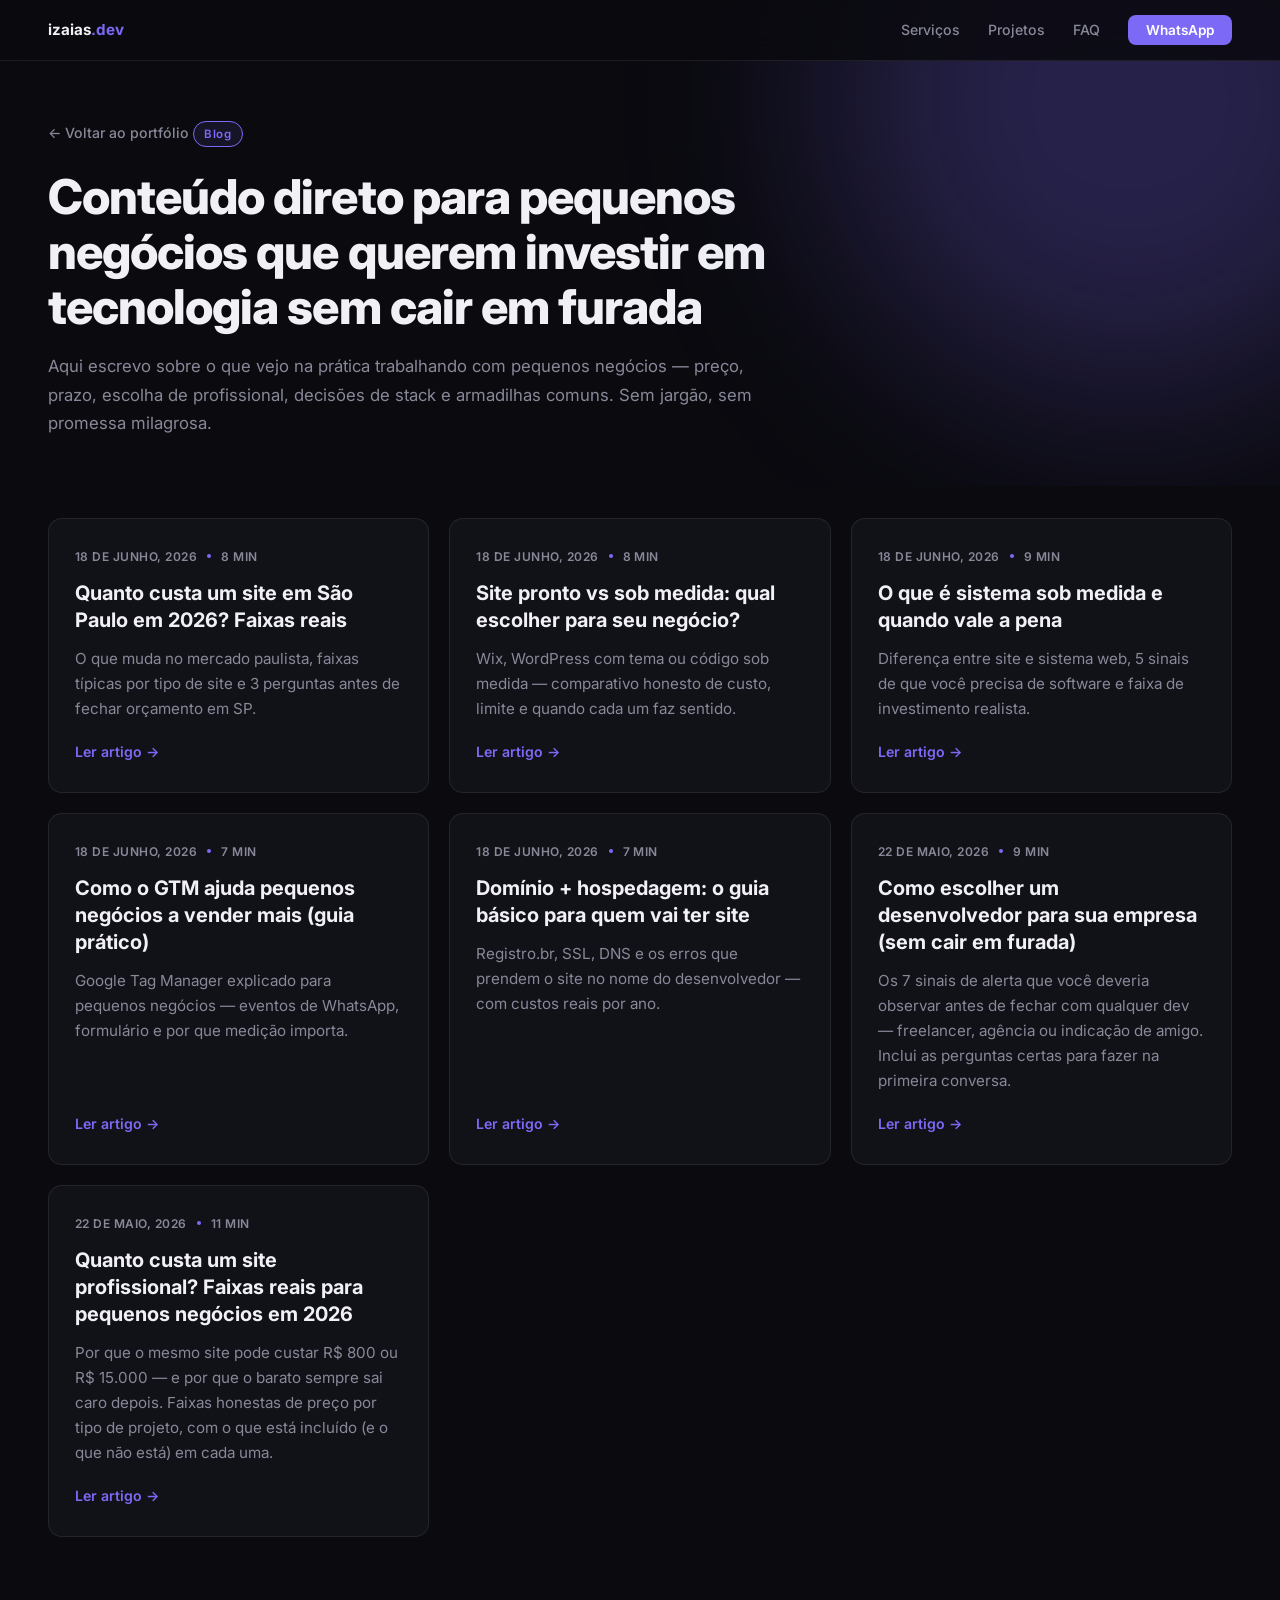
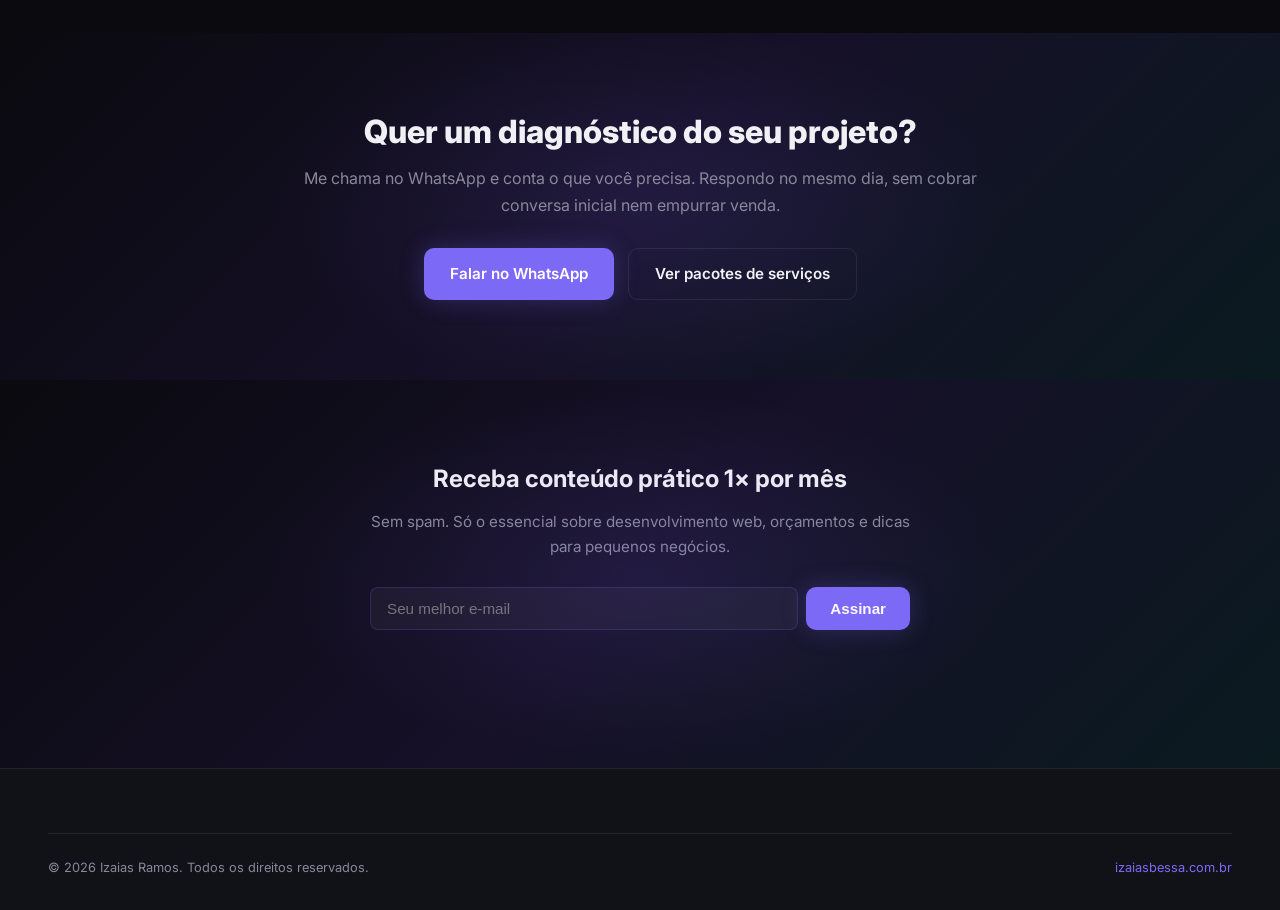
<file: blog/index.html>
<!DOCTYPE html>
<html lang="pt-BR">
<head>
  <meta charset="UTF-8" />
  <meta name="viewport" content="width=device-width, initial-scale=1.0" />
  <title>Blog — Izaias Ramos | Sites e Sistemas Web para Pequenos Negócios</title>
  <meta name="description" content="Conteúdo direto para empresários e gestores que querem investir em site, sistema ou automação sem cair em furada. Sem jargão, sem promessa milagrosa." />
  <meta name="robots" content="index, follow" />
  <meta name="author" content="Izaias Ramos" />
  <link rel="canonical" href="https://www.izaiasbessa.com.br/blog/" />
  <link rel="icon" type="image/svg+xml" href="../assets/favicon.svg" />
  <link rel="shortcut icon" href="../assets/favicon.svg" />
  <link rel="apple-touch-icon" href="../assets/favicon.svg" />
  <meta name="theme-color" content="#0a0a0f" />

  <!-- Open Graph -->
  <meta property="og:locale" content="pt_BR" />
  <meta property="og:type" content="website" />
  <meta property="og:title" content="Blog — Izaias Ramos | Sites e Sistemas Web para Pequenos Negócios" />
  <meta property="og:description" content="Conteúdo direto para empresários e gestores que querem investir em site, sistema ou automação sem cair em furada." />
  <meta property="og:url" content="https://www.izaiasbessa.com.br/blog/" />
  <meta property="og:site_name" content="Izaias Ramos Dev" />
  <meta property="og:image" content="https://github.com/izaiasramos.png" />

  <!-- Twitter Card -->
  <meta name="twitter:card" content="summary_large_image" />
  <meta name="twitter:title" content="Blog — Izaias Ramos" />
  <meta name="twitter:description" content="Conteúdo direto para pequenos negócios sobre sites, sistemas web e automações." />
  <meta name="twitter:image" content="https://github.com/izaiasramos.png" />

  <!-- Schema.org Blog -->
  <script type="application/ld+json">
  {
    "@context": "https://schema.org",
    "@type": "Blog",
    "name": "Blog Izaias Ramos",
    "description": "Conteúdo prático sobre sites, sistemas web e automações para pequenos negócios.",
    "url": "https://www.izaiasbessa.com.br/blog/",
    "author": {
      "@type": "Person",
      "name": "Izaias Ramos",
      "url": "https://www.izaiasbessa.com.br/"
    },
    "blogPost": [
      {
        "@type": "BlogPosting",
        "headline": "Quanto custa um site em São Paulo em 2026? Faixas reais",
        "url": "https://www.izaiasbessa.com.br/blog/quanto-custa-site-sao-paulo-2026/",
        "datePublished": "2026-06-18T09:00:00-03:00",
        "author": {
          "@type": "Person",
          "name": "Izaias Ramos",
          "url": "https://www.izaiasbessa.com.br/"
        },
        "image": "https://github.com/izaiasramos.png"
      },
      {
        "@type": "BlogPosting",
        "headline": "Site pronto vs sob medida: qual escolher para seu negócio?",
        "url": "https://www.izaiasbessa.com.br/blog/site-pronto-vs-sob-medida-pme/",
        "datePublished": "2026-06-18T09:00:00-03:00",
        "author": {
          "@type": "Person",
          "name": "Izaias Ramos",
          "url": "https://www.izaiasbessa.com.br/"
        },
        "image": "https://github.com/izaiasramos.png"
      },
      {
        "@type": "BlogPosting",
        "headline": "O que é sistema sob medida e quando vale a pena",
        "url": "https://www.izaiasbessa.com.br/blog/sistema-sob-medida-quando-vale-pena/",
        "datePublished": "2026-06-18T09:00:00-03:00",
        "author": {
          "@type": "Person",
          "name": "Izaias Ramos",
          "url": "https://www.izaiasbessa.com.br/"
        },
        "image": "https://github.com/izaiasramos.png"
      },
      {
        "@type": "BlogPosting",
        "headline": "Como o GTM ajuda pequenos negócios a vender mais",
        "url": "https://www.izaiasbessa.com.br/blog/gtm-google-tag-manager-pme/",
        "datePublished": "2026-06-18T09:00:00-03:00",
        "author": {
          "@type": "Person",
          "name": "Izaias Ramos",
          "url": "https://www.izaiasbessa.com.br/"
        },
        "image": "https://github.com/izaiasramos.png"
      },
      {
        "@type": "BlogPosting",
        "headline": "Domínio + hospedagem: guia básico para quem vai ter site",
        "url": "https://www.izaiasbessa.com.br/blog/dominio-hospedagem-guia-pme/",
        "datePublished": "2026-06-18T09:00:00-03:00",
        "author": {
          "@type": "Person",
          "name": "Izaias Ramos",
          "url": "https://www.izaiasbessa.com.br/"
        },
        "image": "https://github.com/izaiasramos.png"
      },
      {
        "@type": "BlogPosting",
        "headline": "Como escolher um desenvolvedor para sua empresa (sem cair em furada)",
        "url": "https://www.izaiasbessa.com.br/blog/como-escolher-desenvolvedor-pme/",
        "datePublished": "2026-05-22T09:00:00-03:00",
        "author": {
          "@type": "Person",
          "name": "Izaias Ramos",
          "url": "https://www.izaiasbessa.com.br/"
        },
        "image": "https://github.com/izaiasramos.png"
      },
      {
        "@type": "BlogPosting",
        "headline": "Quanto custa um site profissional? Faixas reais para pequenos negócios em 2026",
        "url": "https://www.izaiasbessa.com.br/blog/site-profissional-quanto-custa/",
        "datePublished": "2026-05-22T09:00:00-03:00",
        "author": {
          "@type": "Person",
          "name": "Izaias Ramos",
          "url": "https://www.izaiasbessa.com.br/"
        },
        "image": "https://github.com/izaiasramos.png"
      }
    ]
  }
  </script>

  <!-- Fonts: non-blocking -->
  <link rel="preconnect" href="https://fonts.googleapis.com" />
  <link rel="preconnect" href="https://fonts.gstatic.com" crossorigin />
  <link rel="dns-prefetch" href="https://www.googletagmanager.com" />
  <link rel="preload" as="style" href="https://fonts.googleapis.com/css2?family=Inter:wght@400;500;600;700;800&family=Fira+Code:wght@400;500&display=swap" onload="this.onload=null;this.rel='stylesheet'" />
  <noscript><link rel="stylesheet" href="https://fonts.googleapis.com/css2?family=Inter:wght@400;500;600;700;800&family=Fira+Code:wght@400;500&display=swap" /></noscript>

  <link rel="stylesheet" href="../assets/css/main.css" />
  <link rel="stylesheet" href="blog.css" />
</head>
<body>

<!-- NAV -->
<nav>
  <div class="container nav-inner">
    <a href="../" class="nav-logo">izaias<span>.dev</span></a>
    <ul class="nav-links">
      <li><a href="../#services" data-section="blog-nav" data-button="Servicos">Serviços</a></li>
      <li><a href="../#projects" data-section="blog-nav" data-button="Projetos">Projetos</a></li>
      <li><a href="../#faq" data-section="blog-nav" data-button="FAQ">FAQ</a></li>
      <li><a href="https://wa.me/5511998110569" target="_blank" rel="noopener" data-wa-intent="blog"
             class="nav-cta" data-section="blog-nav" data-button="WhatsApp Topo">WhatsApp</a></li>
    </ul>
  </div>
</nav>

<!-- HERO -->
<section class="blog-hero">
  <div class="container">
    <a href="../" class="blog-back" data-section="blog-hero" data-button="Voltar Home">← Voltar ao portfólio</a>
    <p class="tag accent" style="margin-bottom:12px">Blog</p>
    <h1>Conteúdo direto para pequenos negócios que querem investir em tecnologia sem cair em furada</h1>
    <p class="blog-hero-sub">
      Aqui escrevo sobre o que vejo na prática trabalhando com pequenos negócios — preço, prazo, escolha de profissional, decisões de stack e armadilhas comuns. Sem jargão, sem promessa milagrosa.
    </p>
  </div>
</section>

<!-- LIST -->
<section class="blog-list">
  <div class="container">
    <div class="blog-list-grid">

      <a href="quanto-custa-site-sao-paulo-2026/" class="blog-card" data-section="blog-list" data-button="Post SP 2026">
        <div class="blog-card-meta">
          <span>18 de junho, 2026</span>
          <span class="dot"></span>
          <span>8 min</span>
        </div>
        <h2>Quanto custa um site em São Paulo em 2026? Faixas reais</h2>
        <p>
          O que muda no mercado paulista, faixas típicas por tipo de site e 3 perguntas antes de fechar orçamento em SP.
        </p>
        <span class="blog-card-cta">Ler artigo →</span>
      </a>

      <a href="site-pronto-vs-sob-medida-pme/" class="blog-card" data-section="blog-list" data-button="Post Pronto vs Medida">
        <div class="blog-card-meta">
          <span>18 de junho, 2026</span>
          <span class="dot"></span>
          <span>8 min</span>
        </div>
        <h2>Site pronto vs sob medida: qual escolher para seu negócio?</h2>
        <p>
          Wix, WordPress com tema ou código sob medida — comparativo honesto de custo, limite e quando cada um faz sentido.
        </p>
        <span class="blog-card-cta">Ler artigo →</span>
      </a>

      <a href="sistema-sob-medida-quando-vale-pena/" class="blog-card" data-section="blog-list" data-button="Post Sistema Sob Medida">
        <div class="blog-card-meta">
          <span>18 de junho, 2026</span>
          <span class="dot"></span>
          <span>9 min</span>
        </div>
        <h2>O que é sistema sob medida e quando vale a pena</h2>
        <p>
          Diferença entre site e sistema web, 5 sinais de que você precisa de software e faixa de investimento realista.
        </p>
        <span class="blog-card-cta">Ler artigo →</span>
      </a>

      <a href="gtm-google-tag-manager-pme/" class="blog-card" data-section="blog-list" data-button="Post GTM Guia">
        <div class="blog-card-meta">
          <span>18 de junho, 2026</span>
          <span class="dot"></span>
          <span>7 min</span>
        </div>
        <h2>Como o GTM ajuda pequenos negócios a vender mais (guia prático)</h2>
        <p>
          Google Tag Manager explicado para pequenos negócios — eventos de WhatsApp, formulário e por que medição importa.
        </p>
        <span class="blog-card-cta">Ler artigo →</span>
      </a>

      <a href="dominio-hospedagem-guia-pme/" class="blog-card" data-section="blog-list" data-button="Post Dominio Hospedagem">
        <div class="blog-card-meta">
          <span>18 de junho, 2026</span>
          <span class="dot"></span>
          <span>7 min</span>
        </div>
        <h2>Domínio + hospedagem: o guia básico para quem vai ter site</h2>
        <p>
          Registro.br, SSL, DNS e os erros que prendem o site no nome do desenvolvedor — com custos reais por ano.
        </p>
        <span class="blog-card-cta">Ler artigo →</span>
      </a>

      <a href="como-escolher-desenvolvedor-pme/" class="blog-card" data-section="blog-list" data-button="Post Escolher Desenvolvedor">
        <div class="blog-card-meta">
          <span>22 de maio, 2026</span>
          <span class="dot"></span>
          <span>9 min</span>
        </div>
        <h2>Como escolher um desenvolvedor para sua empresa (sem cair em furada)</h2>
        <p>
          Os 7 sinais de alerta que você deveria observar antes de fechar com qualquer dev — freelancer, agência ou indicação de amigo. Inclui as perguntas certas para fazer na primeira conversa.
        </p>
        <span class="blog-card-cta">Ler artigo →</span>
      </a>

      <a href="site-profissional-quanto-custa/" class="blog-card" data-section="blog-list" data-button="Post Quanto Custa Site">
        <div class="blog-card-meta">
          <span>22 de maio, 2026</span>
          <span class="dot"></span>
          <span>11 min</span>
        </div>
        <h2>Quanto custa um site profissional? Faixas reais para pequenos negócios em 2026</h2>
        <p>
          Por que o mesmo site pode custar R$ 800 ou R$ 15.000 — e por que o barato sempre sai caro depois. Faixas honestas de preço por tipo de projeto, com o que está incluído (e o que não está) em cada uma.
        </p>
        <span class="blog-card-cta">Ler artigo →</span>
      </a>

    </div>
  </div>
</section>

<!-- CTA -->
<section class="blog-cta">
  <div class="container">
    <div class="blog-cta-inner">
      <h2>Quer um diagnóstico do seu projeto?</h2>
      <p>Me chama no WhatsApp e conta o que você precisa. Respondo no mesmo dia, sem cobrar conversa inicial nem empurrar venda.</p>
      <div class="blog-cta-actions">
        <a href="https://wa.me/5511998110569" target="_blank" rel="noopener" data-wa-intent="blog"
           class="btn btn-primary"
           data-section="blog-cta-final" data-button="WhatsApp Final">
          Falar no WhatsApp
        </a>
        <a href="../#services" class="btn btn-ghost" data-section="blog-cta-final" data-button="Ver Servicos">
          Ver pacotes de serviços
        </a>
      </div>
    </div>
  </div>
</section>

<!-- Newsletter -->
<section class="blog-cta">
  <div class="container">
    <div class="newsletter-inner">
      <h3>Receba conteúdo prático 1× por mês</h3>
      <p>Sem spam. Só o essencial sobre desenvolvimento web, orçamentos e dicas para pequenos negócios.</p>
      <form class="newsletter-form">
        <input type="text" name="website" style="display:none" tabindex="-1" autocomplete="off" />
        <input type="email" placeholder="Seu melhor e-mail" required />
        <button type="submit" class="btn btn-primary" data-section="blog-index-newsletter" data-button="Assinar Newsletter">
          Assinar
        </button>
      </form>
      <p class="newsletter-status"></p>
    </div>
  </div>
</section>

<!-- FOOTER -->
<footer>
  <div class="container">
    <div class="footer-bottom">
      <span>© 2026 Izaias Ramos. Todos os direitos reservados.</span>
      <a href="../">izaiasbessa.com.br</a>
    </div>
  </div>
</footer>

<!-- Google Tag Manager -->
<script>(function (w, d, s, l, i) {
    w[l] = w[l] || []; w[l].push({
      'gtm.start':
        new Date().getTime(), event: 'gtm.js'
    }); var f = d.getElementsByTagName(s)[0],
      j = d.createElement(s), dl = l != 'dataLayer' ? '&l=' + l : ''; j.async = true; j.src =
        'https://www.googletagmanager.com/gtm.js?id=' + i + dl; f.parentNode.insertBefore(j, f);
  })(window, document, 'script', 'dataLayer', 'GTM-M8SWJWWD');</script>
<!-- End Google Tag Manager -->

<!-- Google Tag Manager (noscript) -->
<noscript><iframe src="https://www.googletagmanager.com/ns.html?id=GTM-M8SWJWWD" height="0" width="0" style="display:none;visibility:hidden"></iframe></noscript>
<!-- End Google Tag Manager (noscript) -->

<script src="../assets/js/main.js" defer></script>
</body>
</html>
</file>
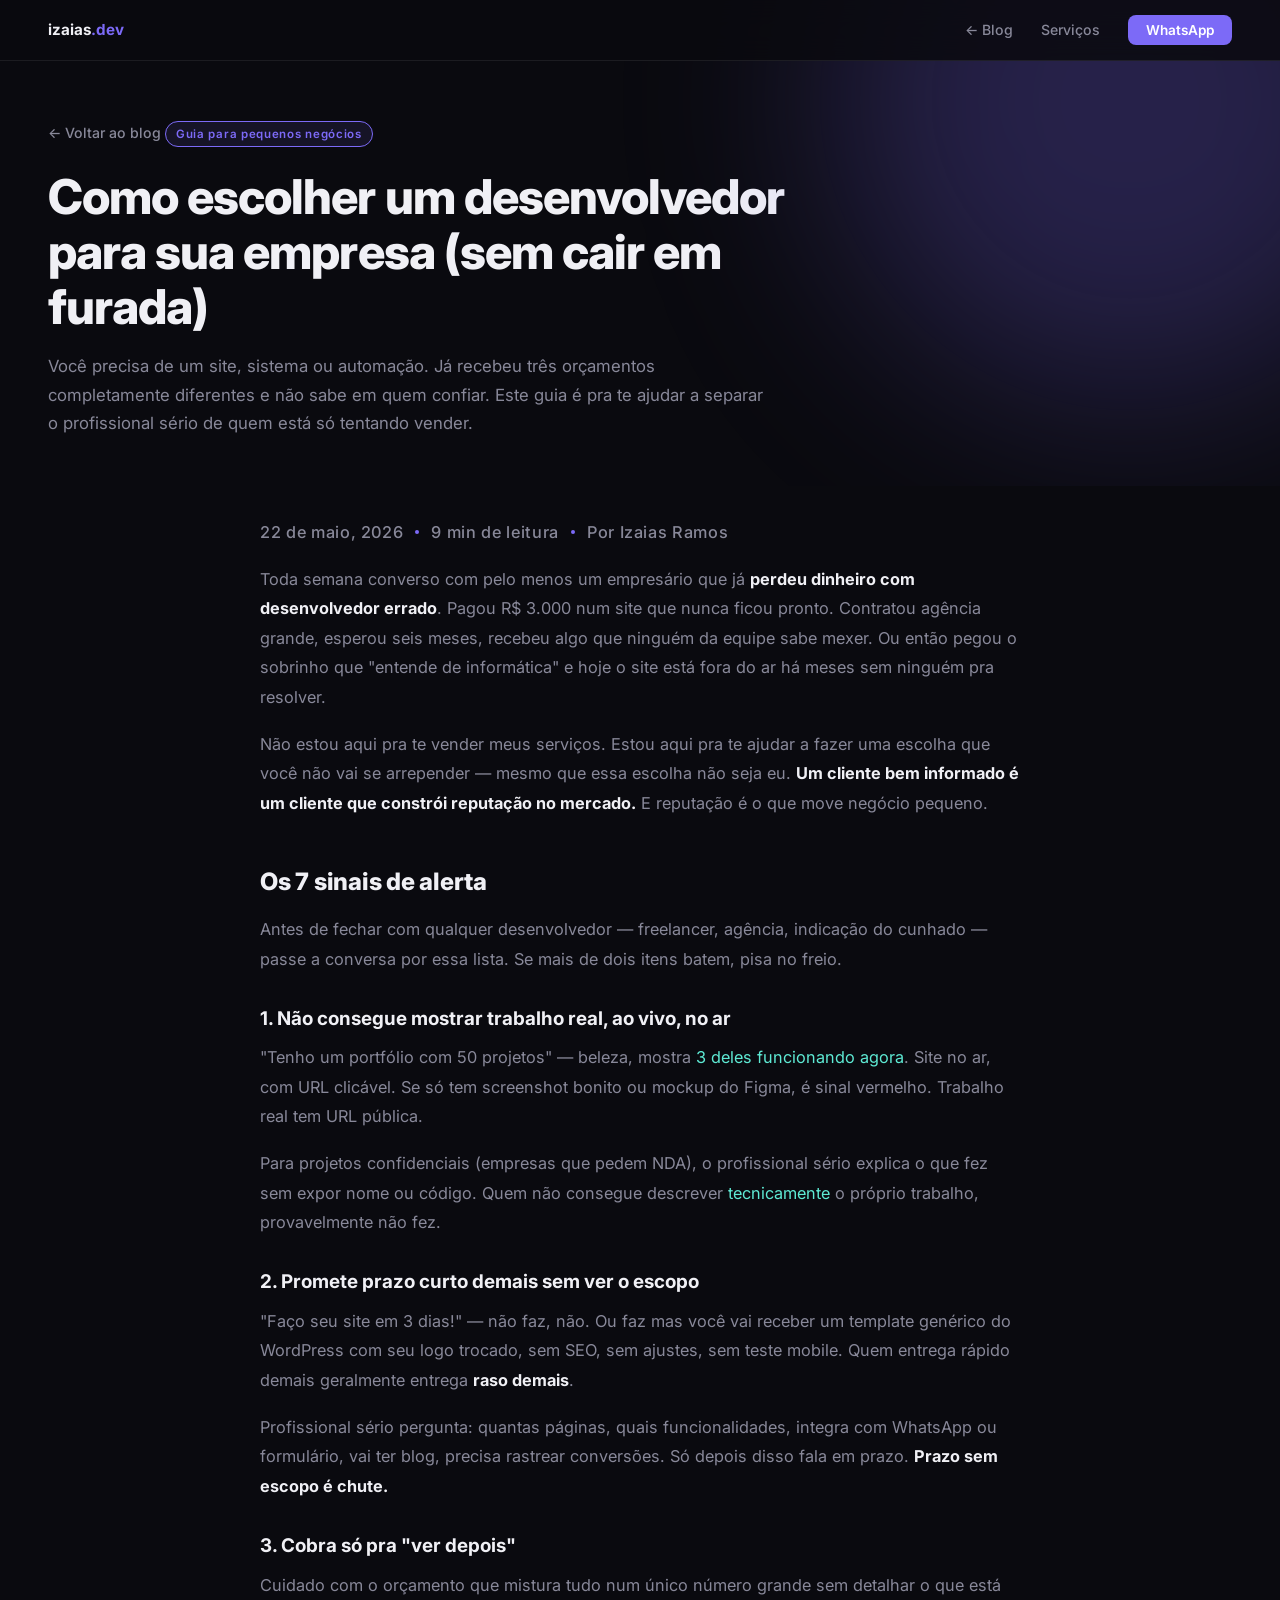
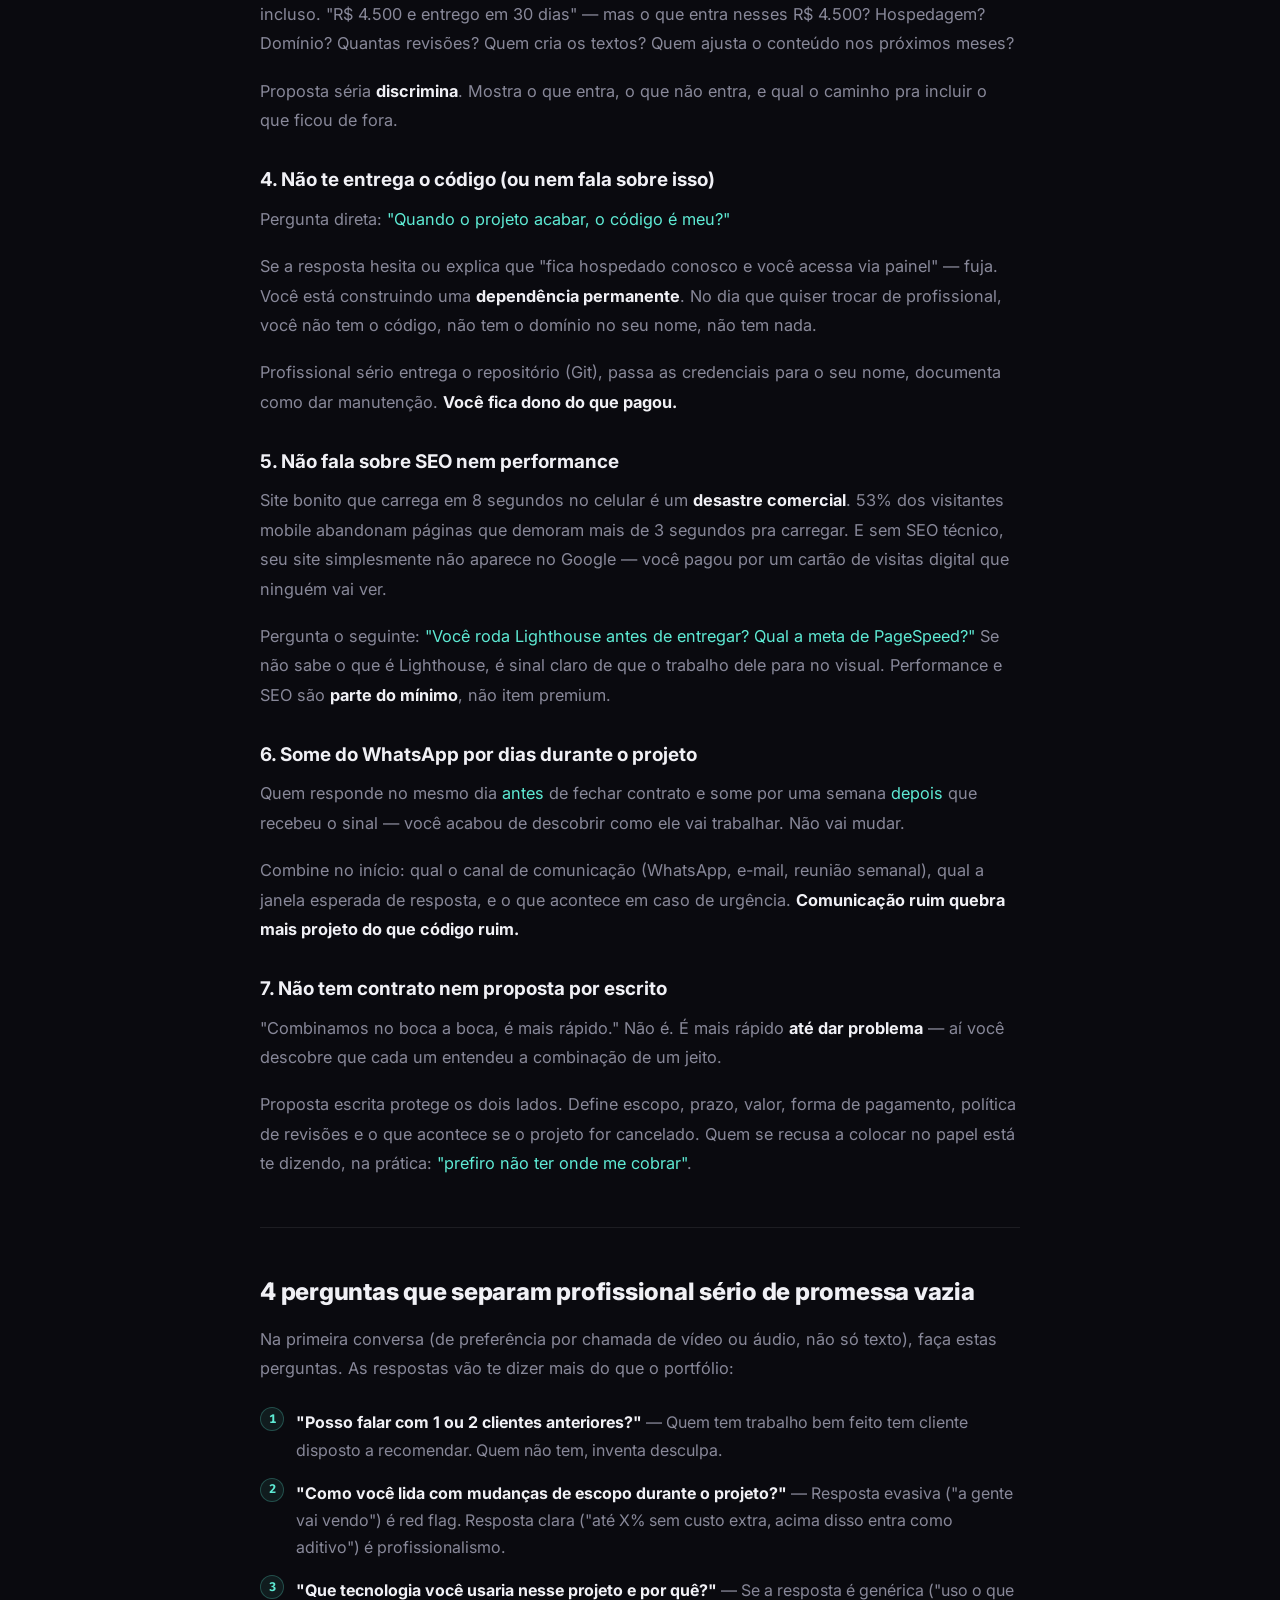
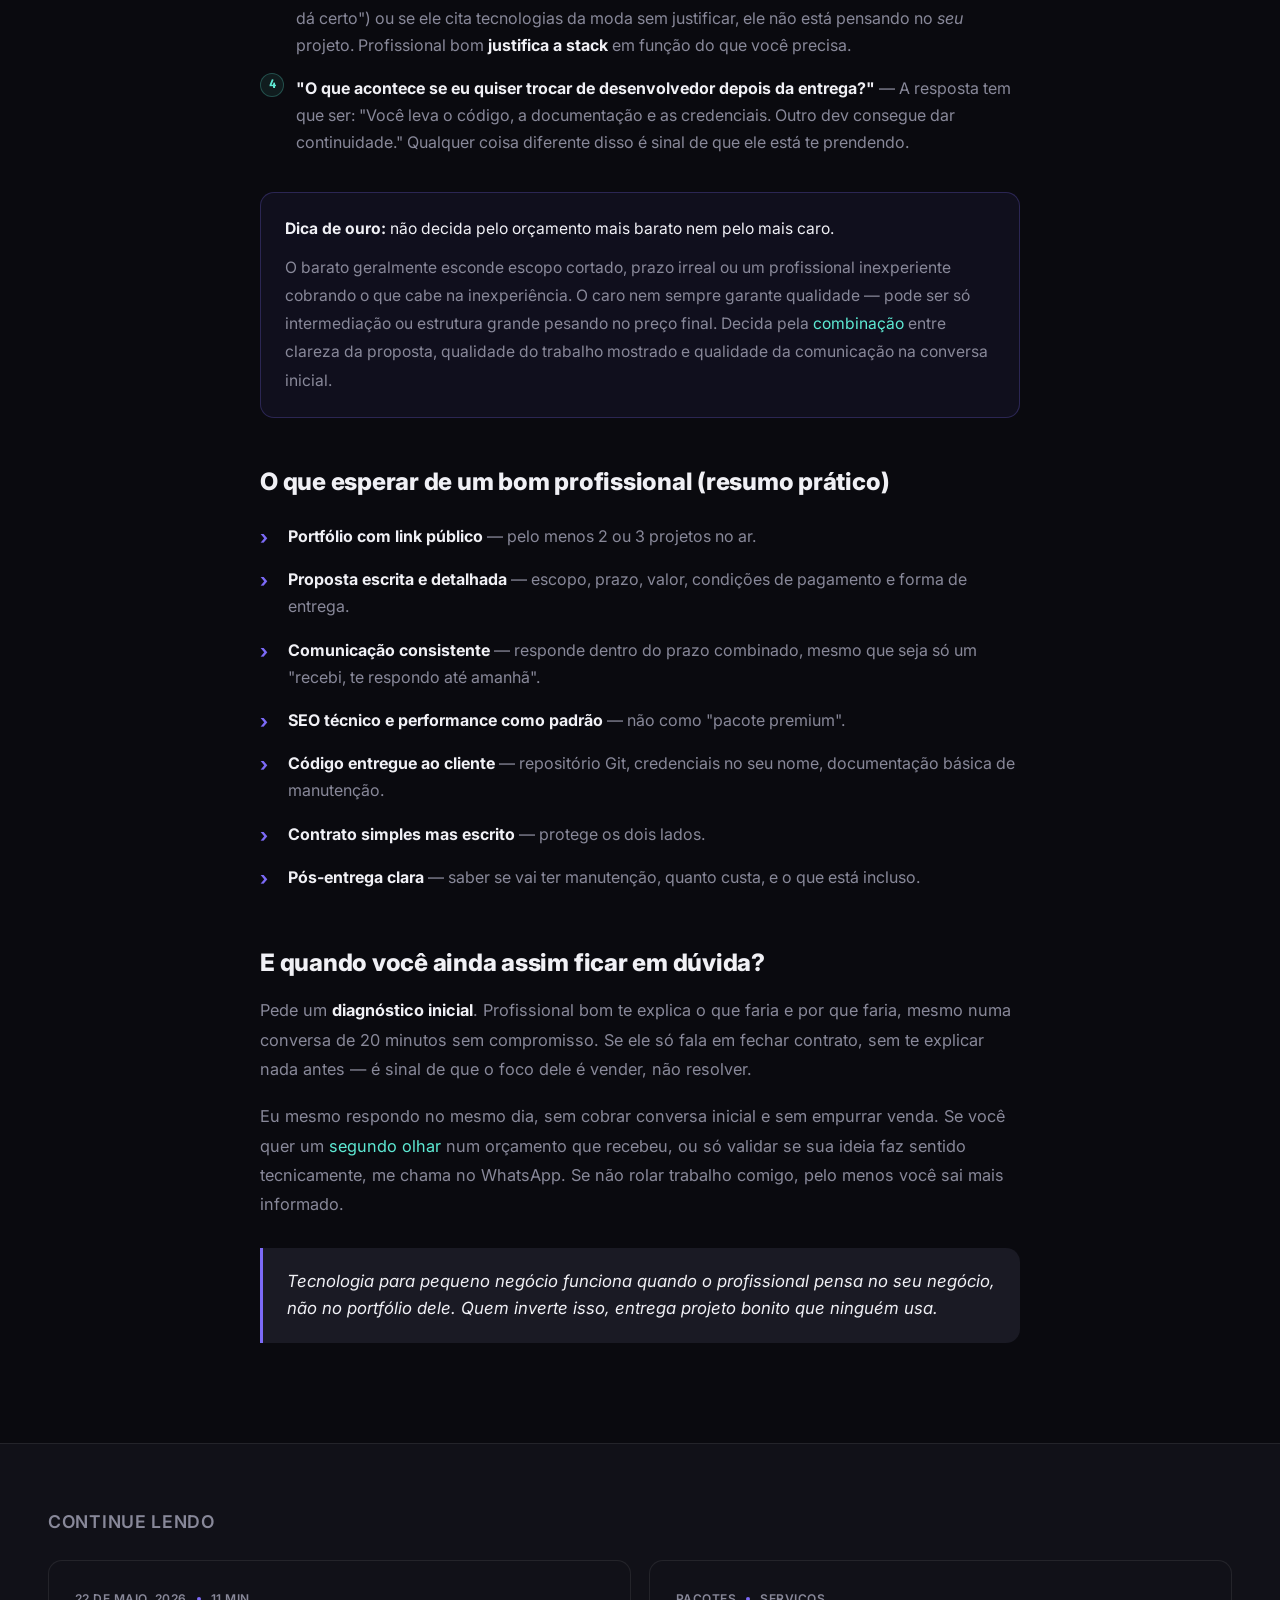
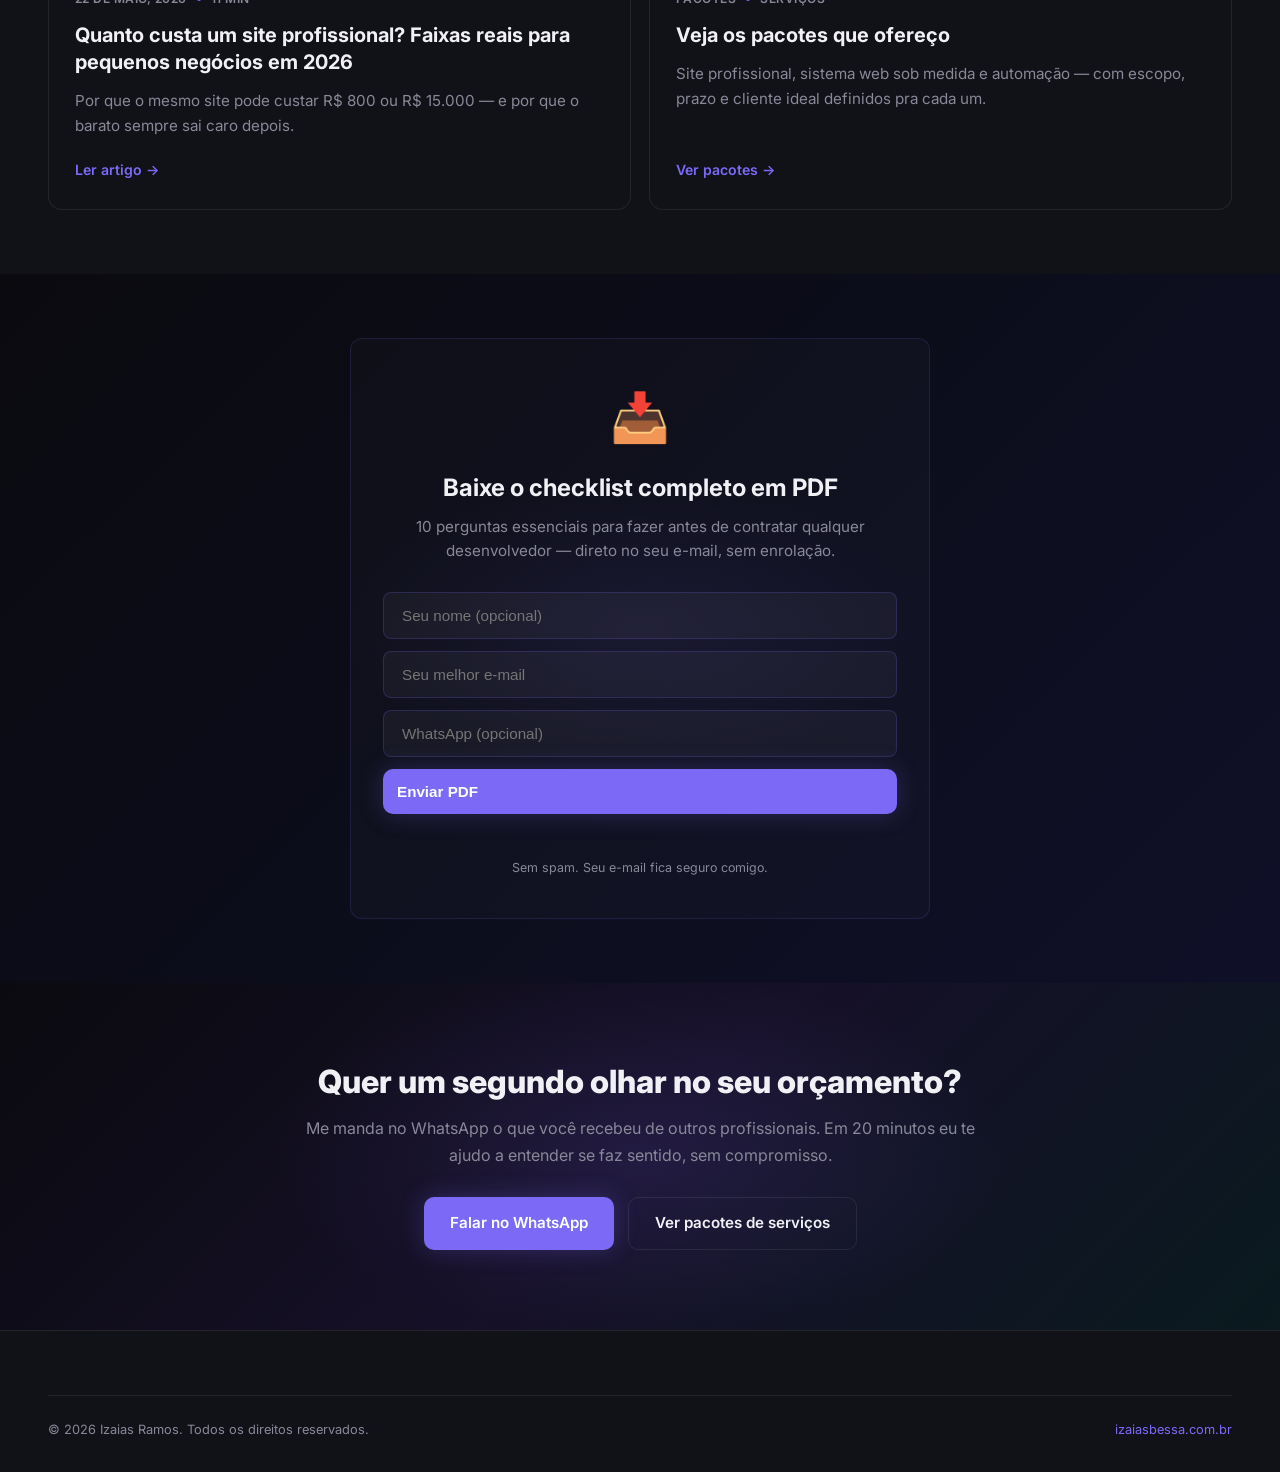
<file: blog/como-escolher-desenvolvedor-pme/index.html>
<!DOCTYPE html>
<html lang="pt-BR">
<head>
  <meta charset="UTF-8" />
  <meta name="viewport" content="width=device-width, initial-scale=1.0" />
  <title>Como escolher um desenvolvedor para sua empresa (sem cair em furada) | Izaias Ramos</title>
  <meta name="description" content="Os 7 sinais de alerta que você deveria observar antes de fechar com qualquer dev — freelancer, agência ou indicação. Perguntas certas para fazer na primeira conversa." />
  <meta name="robots" content="index, follow" />
  <meta name="author" content="Izaias Ramos" />
  <link rel="canonical" href="https://www.izaiasbessa.com.br/blog/como-escolher-desenvolvedor-pme/" />
  <link rel="icon" type="image/svg+xml" href="../../assets/favicon.svg" />
  <link rel="shortcut icon" href="../../assets/favicon.svg" />
  <link rel="apple-touch-icon" href="../../assets/favicon.svg" />
  <meta name="theme-color" content="#0a0a0f" />

  <!-- Open Graph -->
  <meta property="og:locale" content="pt_BR" />
  <meta property="og:type" content="article" />
  <meta property="og:title" content="Como escolher um desenvolvedor para sua empresa (sem cair em furada)" />
  <meta property="og:description" content="Os 7 sinais de alerta antes de fechar com qualquer dev. Perguntas certas para a primeira conversa." />
  <meta property="og:url" content="https://www.izaiasbessa.com.br/blog/como-escolher-desenvolvedor-pme/" />
  <meta property="og:site_name" content="Izaias Ramos Dev" />
  <meta property="og:image" content="https://github.com/izaiasramos.png" />

  <!-- Twitter Card -->
  <meta name="twitter:card" content="summary_large_image" />
  <meta name="twitter:title" content="Como escolher um desenvolvedor para sua empresa" />
  <meta name="twitter:description" content="Os 7 sinais de alerta antes de fechar com qualquer dev." />
  <meta name="twitter:image" content="https://github.com/izaiasramos.png" />

  <!-- Schema.org Article -->
  <script type="application/ld+json">
  {
    "@context": "https://schema.org",
    "@type": "BlogPosting",
    "headline": "Como escolher um desenvolvedor para sua empresa (sem cair em furada)",
    "description": "Os 7 sinais de alerta que você deveria observar antes de fechar com qualquer dev — freelancer, agência ou indicação. Perguntas certas para fazer na primeira conversa.",
    "url": "https://www.izaiasbessa.com.br/blog/como-escolher-desenvolvedor-pme/",
    "datePublished": "2026-05-22",
    "dateModified": "2026-05-22",
    "inLanguage": "pt-BR",
    "author": {
      "@type": "Person",
      "name": "Izaias Ramos",
      "url": "https://www.izaiasbessa.com.br/"
    },
    "publisher": {
      "@type": "Person",
      "name": "Izaias Ramos",
      "url": "https://www.izaiasbessa.com.br/"
    },
    "mainEntityOfPage": {
      "@type": "WebPage",
      "@id": "https://www.izaiasbessa.com.br/blog/como-escolher-desenvolvedor-pme/"
    },
    "image": "https://github.com/izaiasramos.png"
  }
  </script>

  <link rel="preconnect" href="https://fonts.googleapis.com" />
  <link rel="preconnect" href="https://fonts.gstatic.com" crossorigin />
  <link rel="dns-prefetch" href="https://www.googletagmanager.com" />
  <link rel="preload" as="style" href="https://fonts.googleapis.com/css2?family=Inter:wght@400;500;600;700;800&family=Fira+Code:wght@400;500&display=swap" onload="this.onload=null;this.rel='stylesheet'" />
  <noscript><link rel="stylesheet" href="https://fonts.googleapis.com/css2?family=Inter:wght@400;500;600;700;800&family=Fira+Code:wght@400;500&display=swap" /></noscript>

  <link rel="stylesheet" href="../../assets/css/main.css" />
  <link rel="stylesheet" href="../blog.css" />
</head>
<body>

<!-- NAV -->
<nav>
  <div class="container nav-inner">
    <a href="../../" class="nav-logo">izaias<span>.dev</span></a>
    <ul class="nav-links">
      <li><a href="../" data-section="post-escolher-dev-nav" data-button="Voltar Blog">← Blog</a></li>
      <li><a href="../../#services" data-section="post-escolher-dev-nav" data-button="Servicos">Serviços</a></li>
      <li><a href="https://wa.me/5511998110569" target="_blank" rel="noopener" data-wa-intent="blog-dev"
             class="nav-cta" data-section="post-escolher-dev-nav" data-button="WhatsApp Topo">WhatsApp</a></li>
    </ul>
  </div>
</nav>

<!-- HERO -->
<section class="blog-hero">
  <div class="container">
    <a href="../" class="blog-back" data-section="post-escolher-dev-hero" data-button="Voltar Blog">← Voltar ao blog</a>
    <p class="tag accent" style="margin-bottom:12px">Guia para pequenos negócios</p>
    <h1>Como escolher um desenvolvedor para sua empresa (sem cair em furada)</h1>
    <p class="blog-hero-sub">
      Você precisa de um site, sistema ou automação. Já recebeu três orçamentos completamente diferentes e não sabe em quem confiar. Este guia é pra te ajudar a separar o profissional sério de quem está só tentando vender.
    </p>
  </div>
</section>

<!-- POST -->
<section class="blog-post">
  <div class="container">
    <div class="blog-post-body">

      <p class="blog-post-meta">
        <span>22 de maio, 2026</span>
        <span class="dot"></span>
        <span>9 min de leitura</span>
        <span class="dot"></span>
        <span>Por Izaias Ramos</span>
      </p>

      <p>
        Toda semana converso com pelo menos um empresário que já <strong>perdeu dinheiro com desenvolvedor errado</strong>. Pagou R$ 3.000 num site que nunca ficou pronto. Contratou agência grande, esperou seis meses, recebeu algo que ninguém da equipe sabe mexer. Ou então pegou o sobrinho que "entende de informática" e hoje o site está fora do ar há meses sem ninguém pra resolver.
      </p>

      <p>
        Não estou aqui pra te vender meus serviços. Estou aqui pra te ajudar a fazer uma escolha que você não vai se arrepender — mesmo que essa escolha não seja eu. <strong>Um cliente bem informado é um cliente que constrói reputação no mercado.</strong> E reputação é o que move negócio pequeno.
      </p>

      <h2>Os 7 sinais de alerta</h2>

      <p>
        Antes de fechar com qualquer desenvolvedor — freelancer, agência, indicação do cunhado — passe a conversa por essa lista. Se mais de dois itens batem, pisa no freio.
      </p>

      <h3>1. Não consegue mostrar trabalho real, ao vivo, no ar</h3>
      <p>
        "Tenho um portfólio com 50 projetos" — beleza, mostra <em>3 deles funcionando agora</em>. Site no ar, com URL clicável. Se só tem screenshot bonito ou mockup do Figma, é sinal vermelho. Trabalho real tem URL pública.
      </p>
      <p>
        Para projetos confidenciais (empresas que pedem NDA), o profissional sério explica o que fez sem expor nome ou código. Quem não consegue descrever <em>tecnicamente</em> o próprio trabalho, provavelmente não fez.
      </p>

      <h3>2. Promete prazo curto demais sem ver o escopo</h3>
      <p>
        "Faço seu site em 3 dias!" — não faz, não. Ou faz mas você vai receber um template genérico do WordPress com seu logo trocado, sem SEO, sem ajustes, sem teste mobile. Quem entrega rápido demais geralmente entrega <strong>raso demais</strong>.
      </p>
      <p>
        Profissional sério pergunta: quantas páginas, quais funcionalidades, integra com WhatsApp ou formulário, vai ter blog, precisa rastrear conversões. Só depois disso fala em prazo. <strong>Prazo sem escopo é chute.</strong>
      </p>

      <h3>3. Cobra só pra "ver depois"</h3>
      <p>
        Cuidado com o orçamento que mistura tudo num único número grande sem detalhar o que está incluso. "R$ 4.500 e entrego em 30 dias" — mas o que entra nesses R$ 4.500? Hospedagem? Domínio? Quantas revisões? Quem cria os textos? Quem ajusta o conteúdo nos próximos meses?
      </p>
      <p>
        Proposta séria <strong>discrimina</strong>. Mostra o que entra, o que não entra, e qual o caminho pra incluir o que ficou de fora.
      </p>

      <h3>4. Não te entrega o código (ou nem fala sobre isso)</h3>
      <p>
        Pergunta direta: <em>"Quando o projeto acabar, o código é meu?"</em>
      </p>
      <p>
        Se a resposta hesita ou explica que "fica hospedado conosco e você acessa via painel" — fuja. Você está construindo uma <strong>dependência permanente</strong>. No dia que quiser trocar de profissional, você não tem o código, não tem o domínio no seu nome, não tem nada.
      </p>
      <p>
        Profissional sério entrega o repositório (Git), passa as credenciais para o seu nome, documenta como dar manutenção. <strong>Você fica dono do que pagou.</strong>
      </p>

      <h3>5. Não fala sobre SEO nem performance</h3>
      <p>
        Site bonito que carrega em 8 segundos no celular é um <strong>desastre comercial</strong>. 53% dos visitantes mobile abandonam páginas que demoram mais de 3 segundos pra carregar. E sem SEO técnico, seu site simplesmente não aparece no Google — você pagou por um cartão de visitas digital que ninguém vai ver.
      </p>
      <p>
        Pergunta o seguinte: <em>"Você roda Lighthouse antes de entregar? Qual a meta de PageSpeed?"</em> Se não sabe o que é Lighthouse, é sinal claro de que o trabalho dele para no visual. Performance e SEO são <strong>parte do mínimo</strong>, não item premium.
      </p>

      <h3>6. Some do WhatsApp por dias durante o projeto</h3>
      <p>
        Quem responde no mesmo dia <em>antes</em> de fechar contrato e some por uma semana <em>depois</em> que recebeu o sinal — você acabou de descobrir como ele vai trabalhar. Não vai mudar.
      </p>
      <p>
        Combine no início: qual o canal de comunicação (WhatsApp, e-mail, reunião semanal), qual a janela esperada de resposta, e o que acontece em caso de urgência. <strong>Comunicação ruim quebra mais projeto do que código ruim.</strong>
      </p>

      <h3>7. Não tem contrato nem proposta por escrito</h3>
      <p>
        "Combinamos no boca a boca, é mais rápido." Não é. É mais rápido <strong>até dar problema</strong> — aí você descobre que cada um entendeu a combinação de um jeito.
      </p>
      <p>
        Proposta escrita protege os dois lados. Define escopo, prazo, valor, forma de pagamento, política de revisões e o que acontece se o projeto for cancelado. Quem se recusa a colocar no papel está te dizendo, na prática: <em>"prefiro não ter onde me cobrar"</em>.
      </p>

      <hr/>

      <h2>4 perguntas que separam profissional sério de promessa vazia</h2>

      <p>
        Na primeira conversa (de preferência por chamada de vídeo ou áudio, não só texto), faça estas perguntas. As respostas vão te dizer mais do que o portfólio:
      </p>

      <ol>
        <li><strong>"Posso falar com 1 ou 2 clientes anteriores?"</strong> — Quem tem trabalho bem feito tem cliente disposto a recomendar. Quem não tem, inventa desculpa.</li>
        <li><strong>"Como você lida com mudanças de escopo durante o projeto?"</strong> — Resposta evasiva ("a gente vai vendo") é red flag. Resposta clara ("até X% sem custo extra, acima disso entra como aditivo") é profissionalismo.</li>
        <li><strong>"Que tecnologia você usaria nesse projeto e por quê?"</strong> — Se a resposta é genérica ("uso o que dá certo") ou se ele cita tecnologias da moda sem justificar, ele não está pensando no <em>seu</em> projeto. Profissional bom <strong>justifica a stack</strong> em função do que você precisa.</li>
        <li><strong>"O que acontece se eu quiser trocar de desenvolvedor depois da entrega?"</strong> — A resposta tem que ser: "Você leva o código, a documentação e as credenciais. Outro dev consegue dar continuidade." Qualquer coisa diferente disso é sinal de que ele está te prendendo.</li>
      </ol>

      <div class="blog-callout">
        <p><strong>Dica de ouro:</strong> não decida pelo orçamento mais barato nem pelo mais caro.</p>
        <p>O barato geralmente esconde escopo cortado, prazo irreal ou um profissional inexperiente cobrando o que cabe na inexperiência. O caro nem sempre garante qualidade — pode ser só intermediação ou estrutura grande pesando no preço final. Decida pela <em>combinação</em> entre clareza da proposta, qualidade do trabalho mostrado e qualidade da comunicação na conversa inicial.</p>
      </div>

      <h2>O que esperar de um bom profissional (resumo prático)</h2>

      <ul>
        <li><strong>Portfólio com link público</strong> — pelo menos 2 ou 3 projetos no ar.</li>
        <li><strong>Proposta escrita e detalhada</strong> — escopo, prazo, valor, condições de pagamento e forma de entrega.</li>
        <li><strong>Comunicação consistente</strong> — responde dentro do prazo combinado, mesmo que seja só um "recebi, te respondo até amanhã".</li>
        <li><strong>SEO técnico e performance como padrão</strong> — não como "pacote premium".</li>
        <li><strong>Código entregue ao cliente</strong> — repositório Git, credenciais no seu nome, documentação básica de manutenção.</li>
        <li><strong>Contrato simples mas escrito</strong> — protege os dois lados.</li>
        <li><strong>Pós-entrega clara</strong> — saber se vai ter manutenção, quanto custa, e o que está incluso.</li>
      </ul>

      <h2>E quando você ainda assim ficar em dúvida?</h2>

      <p>
        Pede um <strong>diagnóstico inicial</strong>. Profissional bom te explica o que faria e por que faria, mesmo numa conversa de 20 minutos sem compromisso. Se ele só fala em fechar contrato, sem te explicar nada antes — é sinal de que o foco dele é vender, não resolver.
      </p>

      <p>
        Eu mesmo respondo no mesmo dia, sem cobrar conversa inicial e sem empurrar venda. Se você quer um <em>segundo olhar</em> num orçamento que recebeu, ou só validar se sua ideia faz sentido tecnicamente, me chama no WhatsApp. Se não rolar trabalho comigo, pelo menos você sai mais informado.
      </p>

      <blockquote>
        Tecnologia para pequeno negócio funciona quando o profissional pensa no seu negócio, não no portfólio dele. Quem inverte isso, entrega projeto bonito que ninguém usa.
      </blockquote>

    </div>
  </div>
</section>

<!-- RELATED -->
<section class="blog-related">
  <div class="container">
    <h3>Continue lendo</h3>
    <div class="blog-related-grid">
      <a href="../site-profissional-quanto-custa/" class="blog-card" data-section="post-escolher-dev-related" data-button="Post Quanto Custa Site">
        <div class="blog-card-meta">
          <span>22 de maio, 2026</span>
          <span class="dot"></span>
          <span>11 min</span>
        </div>
        <h2>Quanto custa um site profissional? Faixas reais para pequenos negócios em 2026</h2>
        <p>
          Por que o mesmo site pode custar R$ 800 ou R$ 15.000 — e por que o barato sempre sai caro depois.
        </p>
        <span class="blog-card-cta">Ler artigo →</span>
      </a>
      <a href="../../#services" class="blog-card" data-section="post-escolher-dev-related" data-button="Ver Servicos">
        <div class="blog-card-meta">
          <span>Pacotes</span>
          <span class="dot"></span>
          <span>Serviços</span>
        </div>
        <h2>Veja os pacotes que ofereço</h2>
        <p>
          Site profissional, sistema web sob medida e automação — com escopo, prazo e cliente ideal definidos pra cada um.
        </p>
        <span class="blog-card-cta">Ver pacotes →</span>
      </a>
    </div>
  </div>
</section>

<!-- Lead Magnet -->
<section class="lead-magnet">
  <div class="container">
    <div class="lead-magnet-inner">
      <div class="lead-magnet-icon">📥</div>
      <h3 class="lead-magnet-title">Baixe o checklist completo em PDF</h3>
      <p class="lead-magnet-desc">
        10 perguntas essenciais para fazer antes de contratar qualquer desenvolvedor — direto no seu e-mail, sem enrolação.
      </p>
      <form class="lead-magnet-form" data-pdf-type="checklist">
        <input type="text" name="website" style="display:none" tabindex="-1" autocomplete="off" />
        <input type="text" name="name" placeholder="Seu nome (opcional)" class="lead-magnet-input" />
        <input type="email" name="email" placeholder="Seu melhor e-mail" class="lead-magnet-input" required />
        <input type="tel" name="whatsapp" placeholder="WhatsApp (opcional)" class="lead-magnet-input" />
        <button type="submit" class="btn btn-primary" data-section="post-escolher-dev-lead-magnet" data-button="Baixar Checklist PDF">
          Enviar PDF
        </button>
      </form>
      <p class="lead-magnet-status"></p>
      <p class="lead-magnet-privacy">Sem spam. Seu e-mail fica seguro comigo.</p>
    </div>
  </div>
</section>

<!-- CTA -->
<section class="blog-cta">
  <div class="container">
    <div class="blog-cta-inner">
      <h2>Quer um segundo olhar no seu orçamento?</h2>
      <p>Me manda no WhatsApp o que você recebeu de outros profissionais. Em 20 minutos eu te ajudo a entender se faz sentido, sem compromisso.</p>
      <div class="blog-cta-actions">
        <a href="https://wa.me/5511998110569" target="_blank" rel="noopener" data-wa-intent="blog-dev"
           class="btn btn-primary"
           data-section="post-escolher-dev-cta-final" data-button="WhatsApp Final">
          Falar no WhatsApp
        </a>
        <a href="../../#services" class="btn btn-ghost" data-section="post-escolher-dev-cta-final" data-button="Ver Servicos">
          Ver pacotes de serviços
        </a>
      </div>
    </div>
  </div>
</section>

<!-- FOOTER -->
<footer>
  <div class="container">
    <div class="footer-bottom">
      <span>© 2026 Izaias Ramos. Todos os direitos reservados.</span>
      <a href="../../">izaiasbessa.com.br</a>
    </div>
  </div>
</footer>

<!-- Google Tag Manager -->
<script>(function (w, d, s, l, i) {
    w[l] = w[l] || []; w[l].push({
      'gtm.start':
        new Date().getTime(), event: 'gtm.js'
    }); var f = d.getElementsByTagName(s)[0],
      j = d.createElement(s), dl = l != 'dataLayer' ? '&l=' + l : ''; j.async = true; j.src =
        'https://www.googletagmanager.com/gtm.js?id=' + i + dl; f.parentNode.insertBefore(j, f);
  })(window, document, 'script', 'dataLayer', 'GTM-M8SWJWWD');</script>
<!-- End Google Tag Manager -->

<!-- Google Tag Manager (noscript) -->
<noscript><iframe src="https://www.googletagmanager.com/ns.html?id=GTM-M8SWJWWD" height="0" width="0" style="display:none;visibility:hidden"></iframe></noscript>
<!-- End Google Tag Manager (noscript) -->

<script src="../../assets/js/main.js" defer></script>
</body>
</html>
</file>
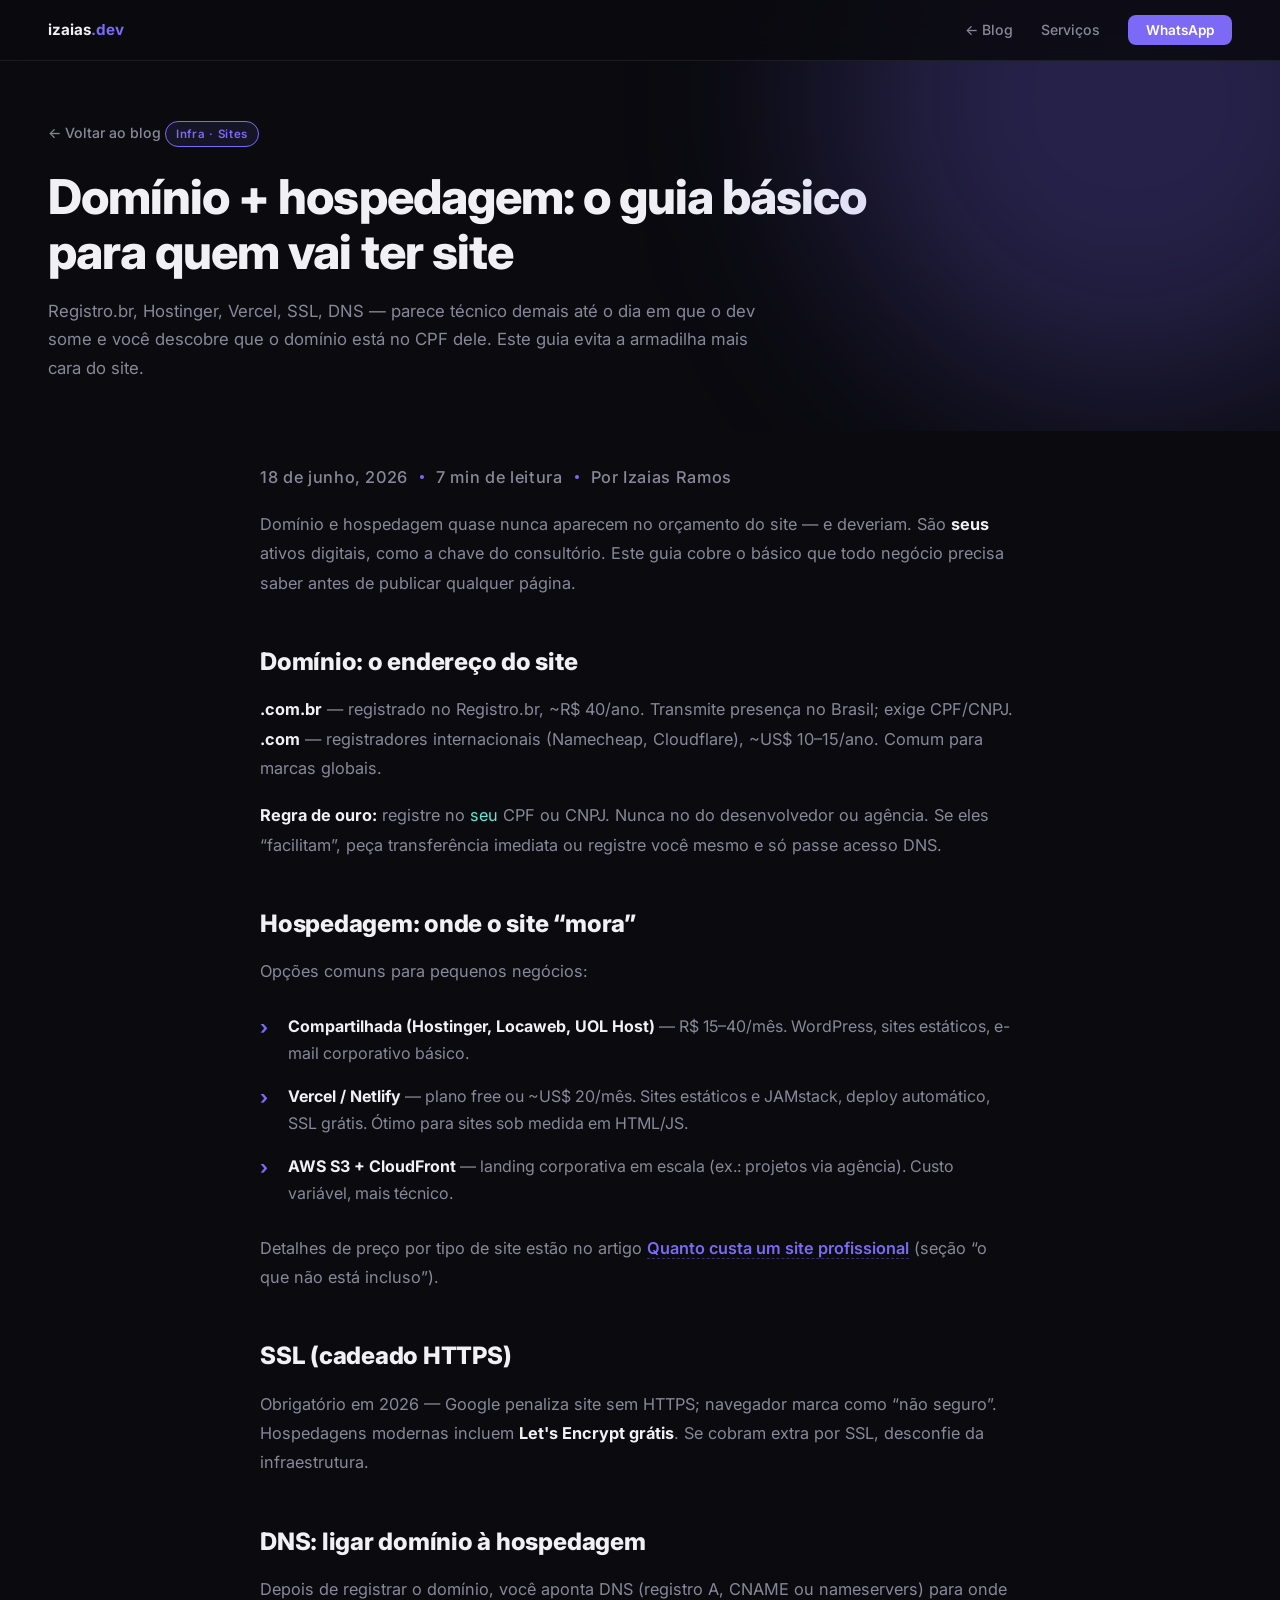
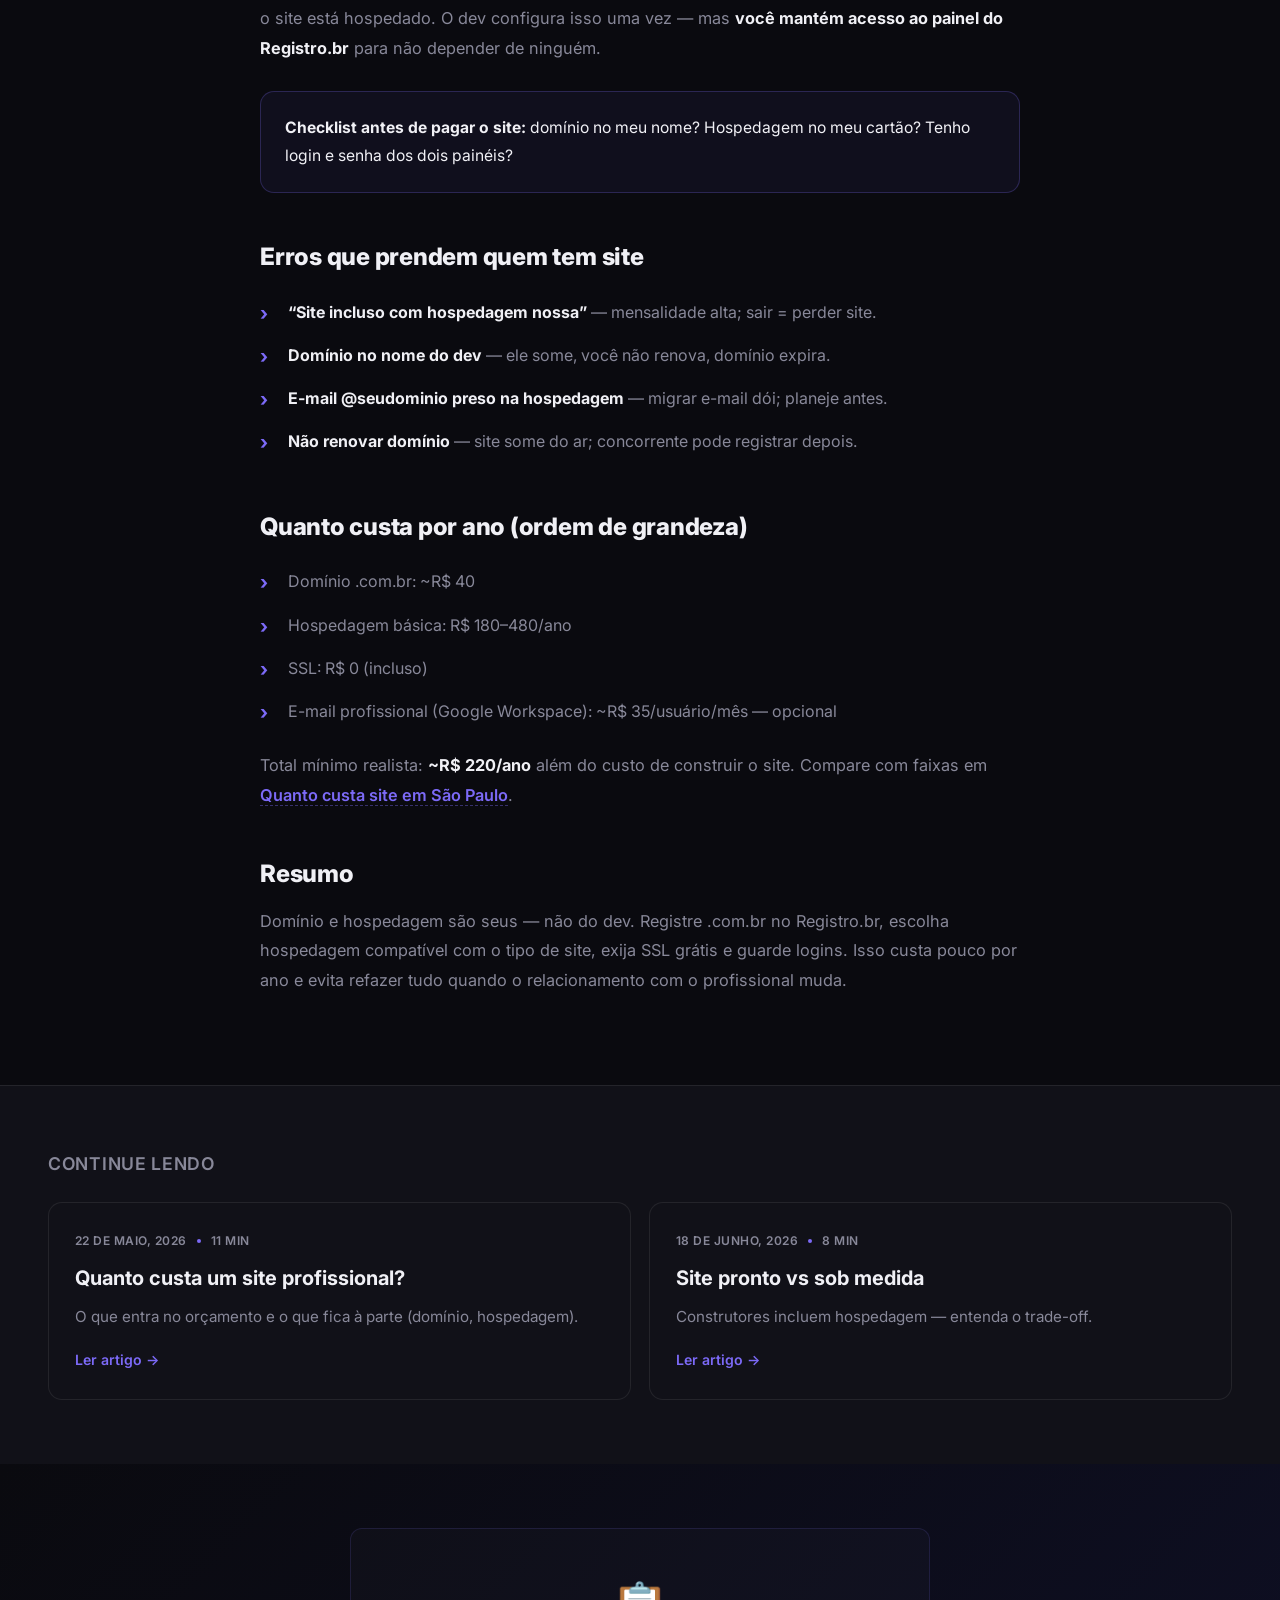
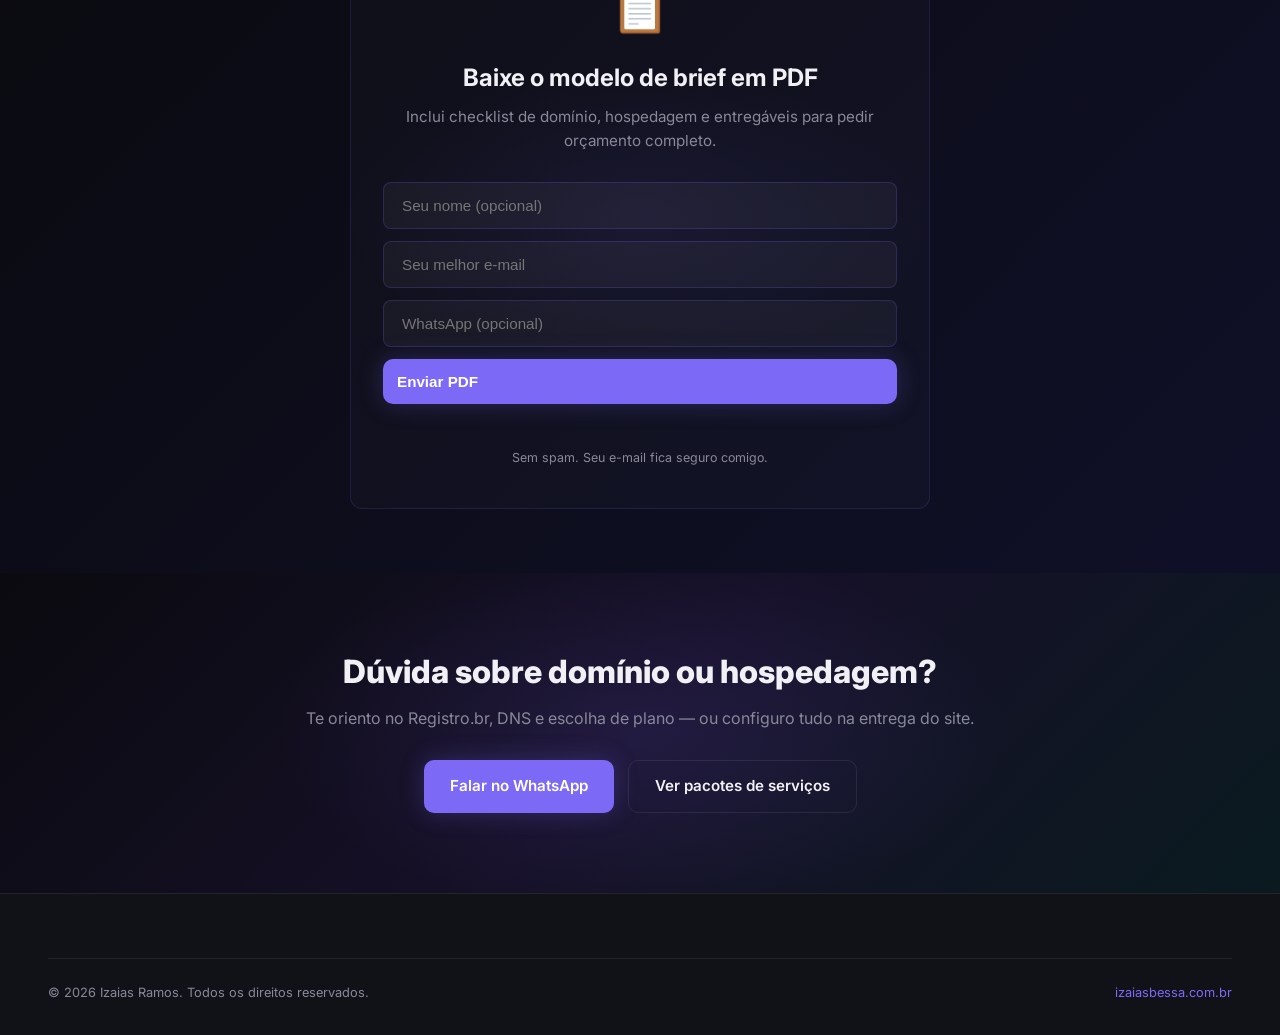
<file: blog/dominio-hospedagem-guia-pme/index.html>
<!DOCTYPE html>
<html lang="pt-BR">
<head>
  <meta charset="UTF-8" />
  <meta name="viewport" content="width=device-width, initial-scale=1.0" />
  <title>Domínio + hospedagem: guia básico para quem vai ter site | Izaias Ramos</title>
  <meta name="description" content="Registro.br, .com.br, hospedagem compartilhada vs Vercel — o que registrar, quanto custa, no seu nome ou no do dev, e erros que prendem o site." />
  <meta name="robots" content="index, follow" />
  <meta name="author" content="Izaias Ramos" />
  <link rel="canonical" href="https://www.izaiasbessa.com.br/blog/dominio-hospedagem-guia-pme/" />
  <link rel="icon" type="image/svg+xml" href="../../assets/favicon.svg" />
  <link rel="shortcut icon" href="../../assets/favicon.svg" />
  <link rel="apple-touch-icon" href="../../assets/favicon.svg" />
  <meta name="theme-color" content="#0a0a0f" />
  <meta property="og:locale" content="pt_BR" />
  <meta property="og:type" content="article" />
  <meta property="og:title" content="Domínio + hospedagem: guia básico para quem vai ter site" />
  <meta property="og:description" content="Registro.br, hospedagem e SSL — guia prático para pequenos negócios." />
  <meta property="og:url" content="https://www.izaiasbessa.com.br/blog/dominio-hospedagem-guia-pme/" />
  <meta property="og:site_name" content="Izaias Ramos Dev" />
  <meta property="og:image" content="https://github.com/izaiasramos.png" />
  <meta name="twitter:card" content="summary_large_image" />
  <meta name="twitter:title" content="Domínio e hospedagem: guia prático" />
  <meta name="twitter:description" content="Guia básico: Registro.br, custos e armadilhas." />
  <meta name="twitter:image" content="https://github.com/izaiasramos.png" />
  <script type="application/ld+json">
  {
    "@context": "https://schema.org",
    "@type": "BlogPosting",
    "headline": "Domínio + hospedagem: o guia básico para quem vai ter site",
    "description": "Registro.br, hospedagem e SSL — o que registrar, quanto custa e erros comuns.",
    "url": "https://www.izaiasbessa.com.br/blog/dominio-hospedagem-guia-pme/",
    "datePublished": "2026-06-18",
    "dateModified": "2026-06-18",
    "inLanguage": "pt-BR",
    "author": { "@type": "Person", "name": "Izaias Ramos", "url": "https://www.izaiasbessa.com.br/" },
    "publisher": { "@type": "Person", "name": "Izaias Ramos", "url": "https://www.izaiasbessa.com.br/" },
    "mainEntityOfPage": { "@type": "WebPage", "@id": "https://www.izaiasbessa.com.br/blog/dominio-hospedagem-guia-pme/" },
    "image": "https://github.com/izaiasramos.png"
  }
  </script>
  <link rel="preconnect" href="https://fonts.googleapis.com" />
  <link rel="preconnect" href="https://fonts.gstatic.com" crossorigin />
  <link rel="dns-prefetch" href="https://www.googletagmanager.com" />
  <link rel="preload" as="style" href="https://fonts.googleapis.com/css2?family=Inter:wght@400;500;600;700;800&family=Fira+Code:wght@400;500&display=swap" onload="this.onload=null;this.rel='stylesheet'" />
  <noscript><link rel="stylesheet" href="https://fonts.googleapis.com/css2?family=Inter:wght@400;500;600;700;800&family=Fira+Code:wght@400;500&display=swap" /></noscript>
  <link rel="stylesheet" href="../../assets/css/main.css" />
  <link rel="stylesheet" href="../blog.css" />
</head>
<body>

<nav>
  <div class="container nav-inner">
    <a href="../../" class="nav-logo">izaias<span>.dev</span></a>
    <ul class="nav-links">
      <li><a href="../" data-section="post-dominio-nav" data-button="Voltar Blog">← Blog</a></li>
      <li><a href="../../#services" data-section="post-dominio-nav" data-button="Servicos">Serviços</a></li>
      <li><a href="https://wa.me/5511998110569" target="_blank" rel="noopener" data-wa-intent="blog-dominio"
             class="nav-cta" data-section="post-dominio-nav" data-button="WhatsApp Topo">WhatsApp</a></li>
    </ul>
  </div>
</nav>

<section class="blog-hero">
  <div class="container">
    <a href="../" class="blog-back" data-section="post-dominio-hero" data-button="Voltar Blog">← Voltar ao blog</a>
    <p class="tag accent" style="margin-bottom:12px">Infra · Sites</p>
    <h1>Domínio + hospedagem: o guia básico para quem vai ter site</h1>
    <p class="blog-hero-sub">
      Registro.br, Hostinger, Vercel, SSL, DNS — parece técnico demais até o dia em que o dev some e você descobre que o domínio está no CPF dele. Este guia evita a armadilha mais cara do site.
    </p>
  </div>
</section>

<section class="blog-post">
  <div class="container">
    <div class="blog-post-body">
      <p class="blog-post-meta">
        <span>18 de junho, 2026</span>
        <span class="dot"></span>
        <span>7 min de leitura</span>
        <span class="dot"></span>
        <span>Por Izaias Ramos</span>
      </p>

      <p>
        Domínio e hospedagem quase nunca aparecem no orçamento do site — e deveriam.
        São <strong>seus</strong> ativos digitais, como a chave do consultório.
        Este guia cobre o básico que todo negócio precisa saber antes de publicar qualquer página.
      </p>

      <h2>Domínio: o endereço do site</h2>

      <p>
        <strong>.com.br</strong> — registrado no Registro.br, ~R$ 40/ano. Transmite presença no Brasil; exige CPF/CNPJ.
        <strong>.com</strong> — registradores internacionais (Namecheap, Cloudflare), ~US$ 10–15/ano. Comum para marcas globais.
      </p>

      <p><strong>Regra de ouro:</strong> registre no <em>seu</em> CPF ou CNPJ. Nunca no do desenvolvedor ou agência.
        Se eles “facilitam”, peça transferência imediata ou registre você mesmo e só passe acesso DNS.</p>

      <h2>Hospedagem: onde o site “mora”</h2>

      <p>Opções comuns para pequenos negócios:</p>

      <ul>
        <li><strong>Compartilhada (Hostinger, Locaweb, UOL Host)</strong> — R$ 15–40/mês. WordPress, sites estáticos, e-mail corporativo básico.</li>
        <li><strong>Vercel / Netlify</strong> — plano free ou ~US$ 20/mês. Sites estáticos e JAMstack, deploy automático, SSL grátis. Ótimo para sites sob medida em HTML/JS.</li>
        <li><strong>AWS S3 + CloudFront</strong> — landing corporativa em escala (ex.: projetos via agência). Custo variável, mais técnico.</li>
      </ul>

      <p>
        Detalhes de preço por tipo de site estão no artigo
        <a href="../site-profissional-quanto-custa/">Quanto custa um site profissional</a> (seção “o que não está incluso”).
      </p>

      <h2>SSL (cadeado HTTPS)</h2>

      <p>
        Obrigatório em 2026 — Google penaliza site sem HTTPS; navegador marca como “não seguro”.
        Hospedagens modernas incluem <strong>Let's Encrypt grátis</strong>.
        Se cobram extra por SSL, desconfie da infraestrutura.
      </p>

      <h2>DNS: ligar domínio à hospedagem</h2>

      <p>
        Depois de registrar o domínio, você aponta DNS (registro A, CNAME ou nameservers) para onde o site está hospedado.
        O dev configura isso uma vez — mas <strong>você mantém acesso ao painel do Registro.br</strong> para não depender de ninguém.
      </p>

      <div class="blog-callout">
        <p><strong>Checklist antes de pagar o site:</strong> domínio no meu nome? Hospedagem no meu cartão? Tenho login e senha dos dois painéis?</p>
      </div>

      <h2>Erros que prendem quem tem site</h2>

      <ul>
        <li><strong>“Site incluso com hospedagem nossa”</strong> — mensalidade alta; sair = perder site.</li>
        <li><strong>Domínio no nome do dev</strong> — ele some, você não renova, domínio expira.</li>
        <li><strong>E-mail @seudominio preso na hospedagem</strong> — migrar e-mail dói; planeje antes.</li>
        <li><strong>Não renovar domínio</strong> — site some do ar; concorrente pode registrar depois.</li>
      </ul>

      <h2>Quanto custa por ano (ordem de grandeza)</h2>

      <ul>
        <li>Domínio .com.br: ~R$ 40</li>
        <li>Hospedagem básica: R$ 180–480/ano</li>
        <li>SSL: R$ 0 (incluso)</li>
        <li>E-mail profissional (Google Workspace): ~R$ 35/usuário/mês — opcional</li>
      </ul>

      <p>
        Total mínimo realista: <strong>~R$ 220/ano</strong> além do custo de construir o site.
        Compare com faixas em
        <a href="../quanto-custa-site-sao-paulo-2026/">Quanto custa site em São Paulo</a>.
      </p>

      <h2>Resumo</h2>

      <p>
        Domínio e hospedagem são seus — não do dev.
        Registre .com.br no Registro.br, escolha hospedagem compatível com o tipo de site, exija SSL grátis e guarde logins.
        Isso custa pouco por ano e evita refazer tudo quando o relacionamento com o profissional muda.
      </p>

    </div>
  </div>
</section>

<section class="blog-related">
  <div class="container">
    <h3>Continue lendo</h3>
    <div class="blog-related-grid">
      <a href="../site-profissional-quanto-custa/" class="blog-card" data-section="post-dominio-related" data-button="Post Preco">
        <div class="blog-card-meta"><span>22 de maio, 2026</span><span class="dot"></span><span>11 min</span></div>
        <h2>Quanto custa um site profissional?</h2>
        <p>O que entra no orçamento e o que fica à parte (domínio, hospedagem).</p>
        <span class="blog-card-cta">Ler artigo →</span>
      </a>
      <a href="../site-pronto-vs-sob-medida-pme/" class="blog-card" data-section="post-dominio-related" data-button="Post Pronto">
        <div class="blog-card-meta"><span>18 de junho, 2026</span><span class="dot"></span><span>8 min</span></div>
        <h2>Site pronto vs sob medida</h2>
        <p>Construtores incluem hospedagem — entenda o trade-off.</p>
        <span class="blog-card-cta">Ler artigo →</span>
      </a>
    </div>
  </div>
</section>

<section class="lead-magnet">
  <div class="container">
    <div class="lead-magnet-inner">
      <div class="lead-magnet-icon">📋</div>
      <h3 class="lead-magnet-title">Baixe o modelo de brief em PDF</h3>
      <p class="lead-magnet-desc">Inclui checklist de domínio, hospedagem e entregáveis para pedir orçamento completo.</p>
      <form class="lead-magnet-form" data-pdf-type="brief">
        <input type="text" name="website" style="display:none" tabindex="-1" autocomplete="off" />
        <input type="text" name="name" placeholder="Seu nome (opcional)" class="lead-magnet-input" />
        <input type="email" name="email" placeholder="Seu melhor e-mail" class="lead-magnet-input" required />
        <input type="tel" name="whatsapp" placeholder="WhatsApp (opcional)" class="lead-magnet-input" />
        <button type="submit" class="btn btn-primary" data-section="post-dominio-lead-magnet" data-button="Baixar Brief PDF">Enviar PDF</button>
      </form>
      <p class="lead-magnet-status"></p>
      <p class="lead-magnet-privacy">Sem spam. Seu e-mail fica seguro comigo.</p>
    </div>
  </div>
</section>

<section class="blog-cta">
  <div class="container">
    <div class="blog-cta-inner">
      <h2>Dúvida sobre domínio ou hospedagem?</h2>
      <p>Te oriento no Registro.br, DNS e escolha de plano — ou configuro tudo na entrega do site.</p>
      <div class="blog-cta-actions">
        <a href="https://wa.me/5511998110569" target="_blank" rel="noopener" data-wa-intent="blog-dominio"
           class="btn btn-primary" data-section="post-dominio-cta-final" data-button="WhatsApp Final">Falar no WhatsApp</a>
        <a href="../../#services" class="btn btn-ghost" data-section="post-dominio-cta-final" data-button="Ver Servicos">Ver pacotes de serviços</a>
      </div>
    </div>
  </div>
</section>

<footer>
  <div class="container">
    <div class="footer-bottom">
      <span>© 2026 Izaias Ramos. Todos os direitos reservados.</span>
      <a href="../../">izaiasbessa.com.br</a>
    </div>
  </div>
</footer>

<script>(function (w, d, s, l, i) {
  w[l] = w[l] || []; w[l].push({ 'gtm.start': new Date().getTime(), event: 'gtm.js' });
  var f = d.getElementsByTagName(s)[0], j = d.createElement(s), dl = l != 'dataLayer' ? '&l=' + l : '';
  j.async = true; j.src = 'https://www.googletagmanager.com/gtm.js?id=' + i + dl; f.parentNode.insertBefore(j, f);
})(window, document, 'script', 'dataLayer', 'GTM-M8SWJWWD');</script>
<noscript><iframe src="https://www.googletagmanager.com/ns.html?id=GTM-M8SWJWWD" height="0" width="0" style="display:none;visibility:hidden"></iframe></noscript>
<script src="../../assets/js/main.js" defer></script>
</body>
</html>
</file>
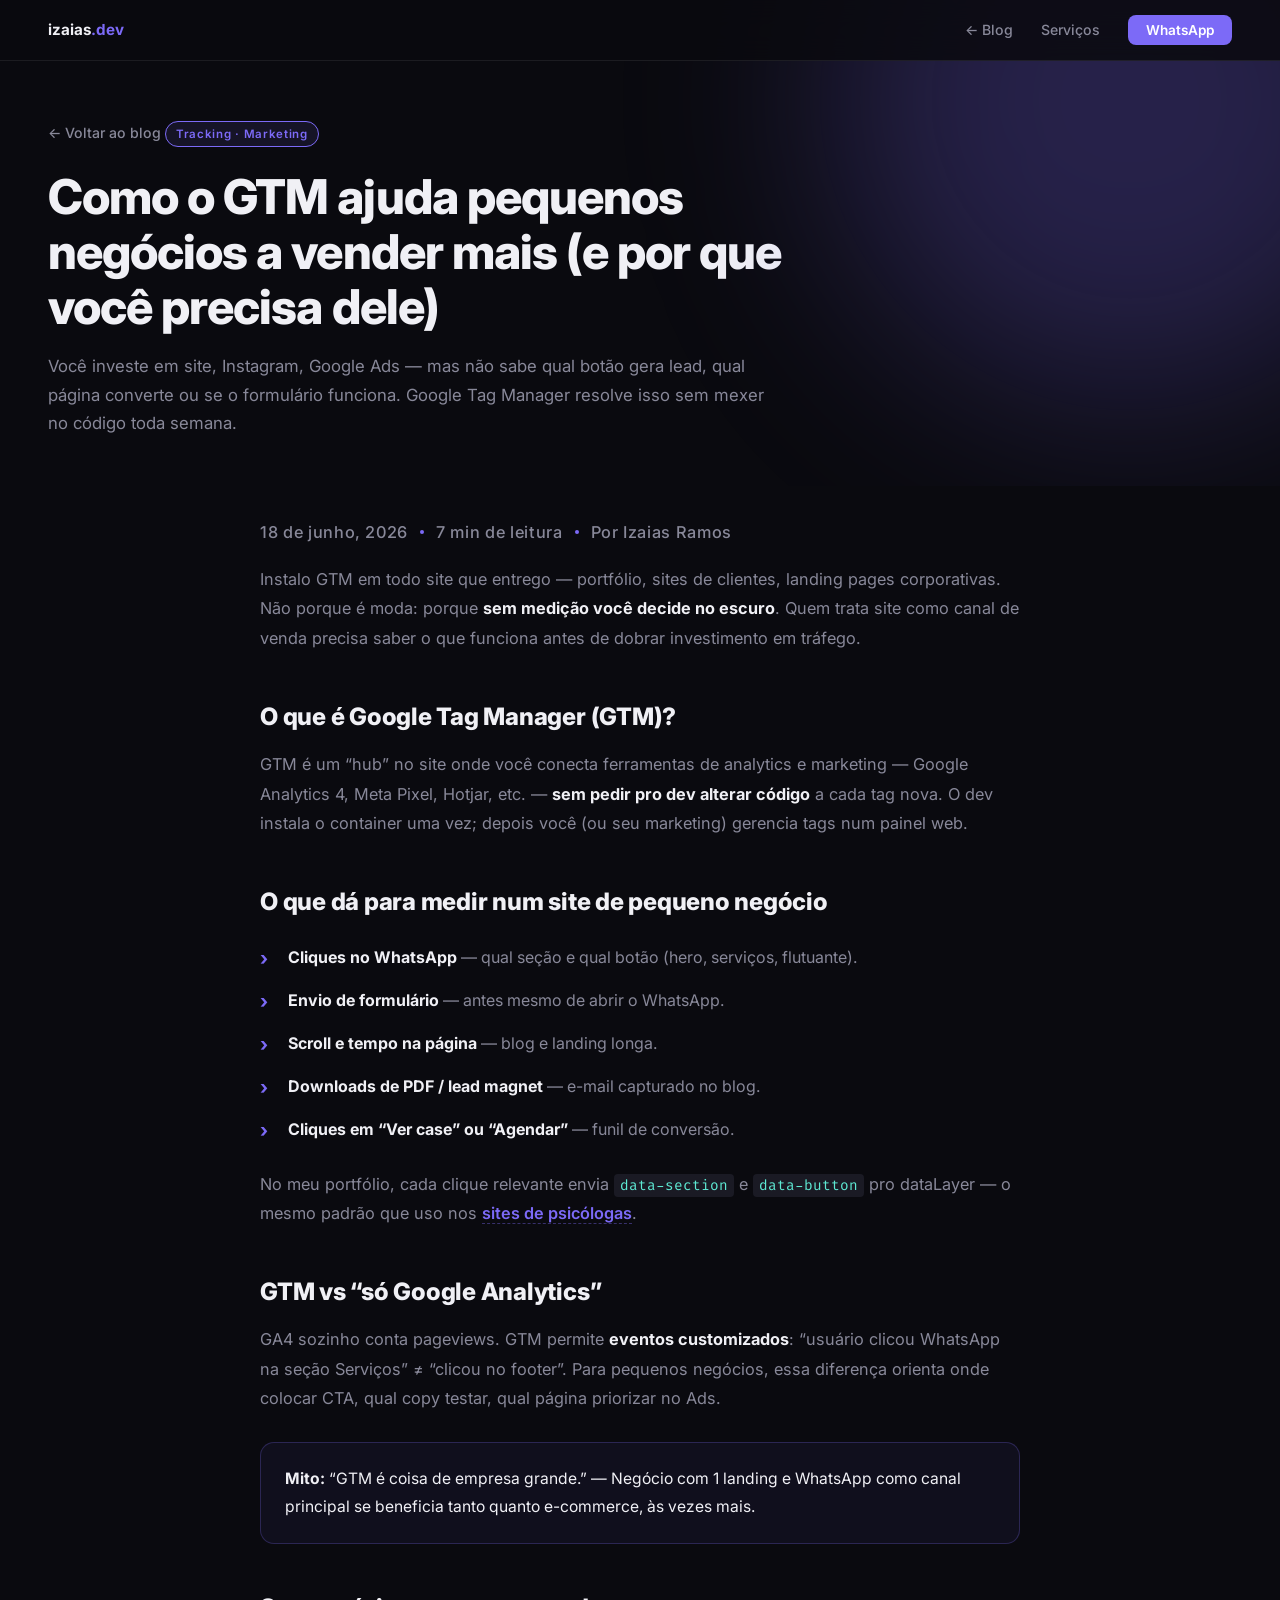
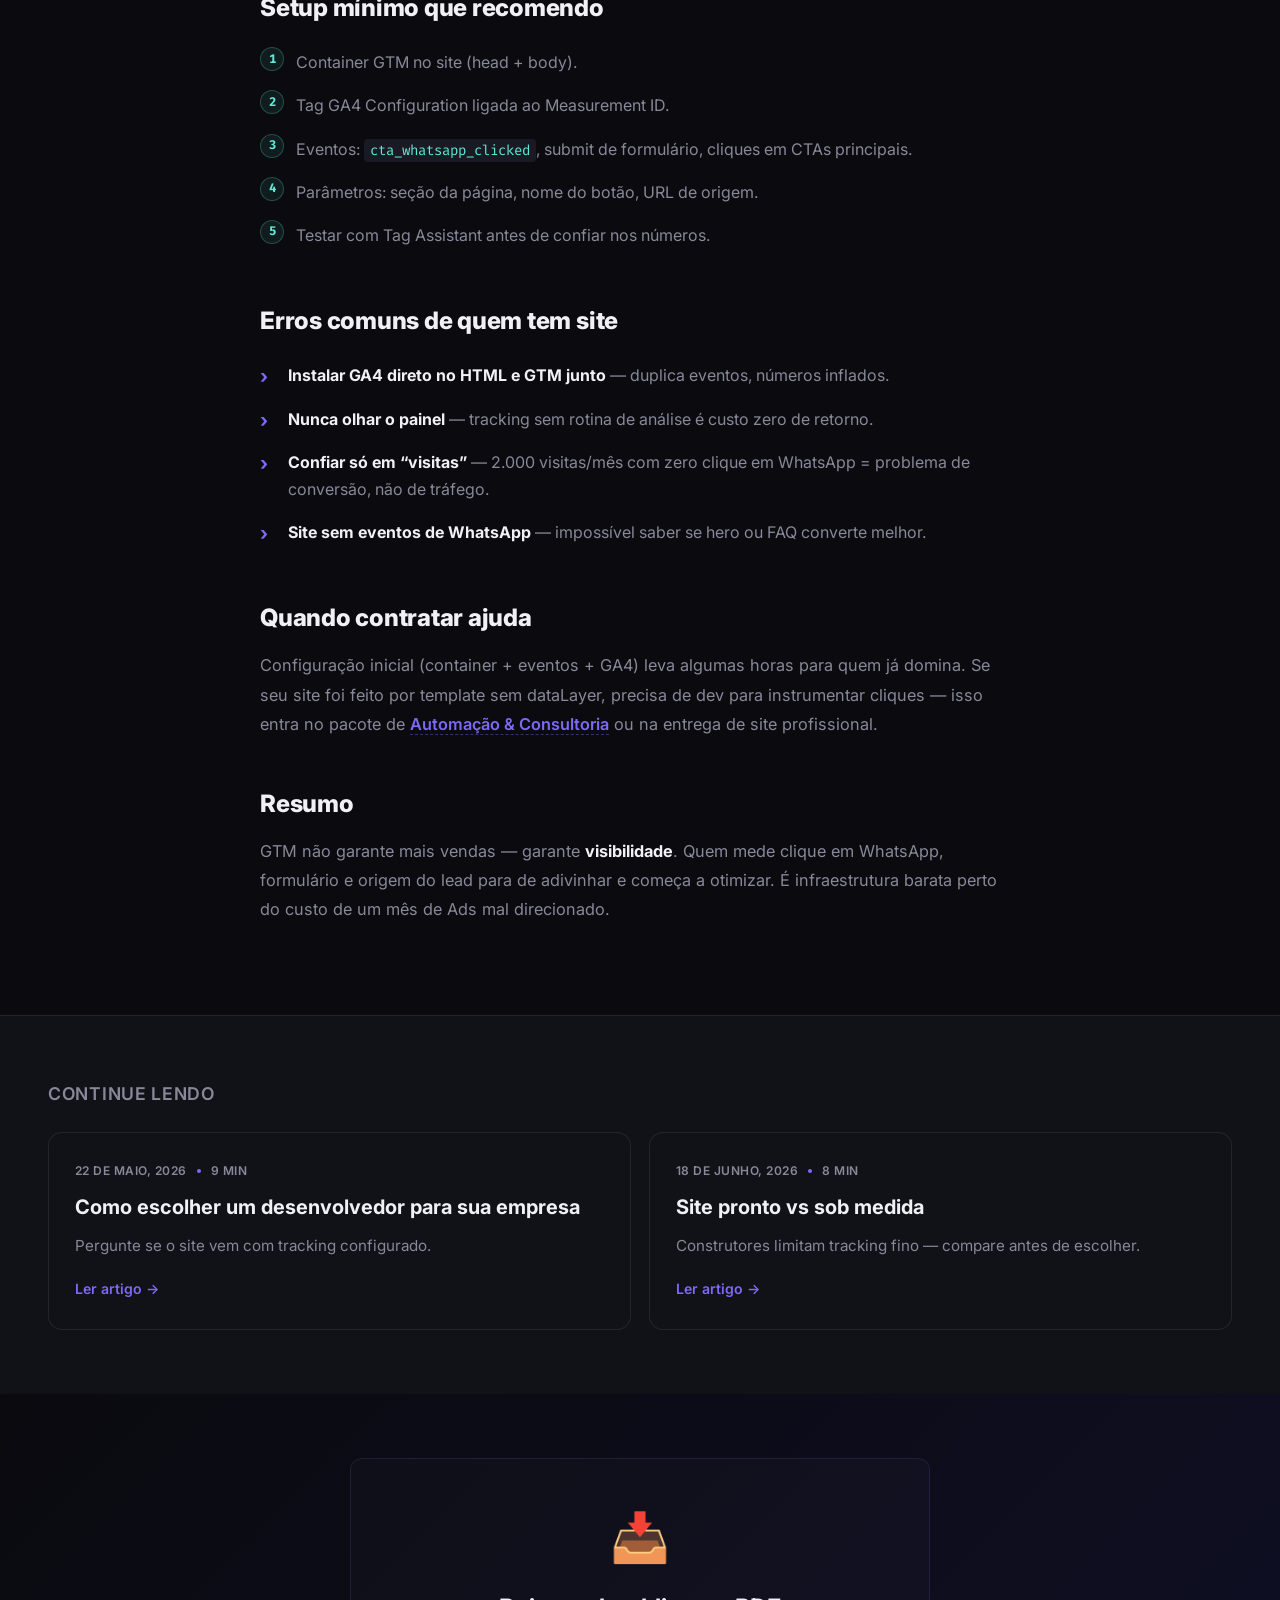
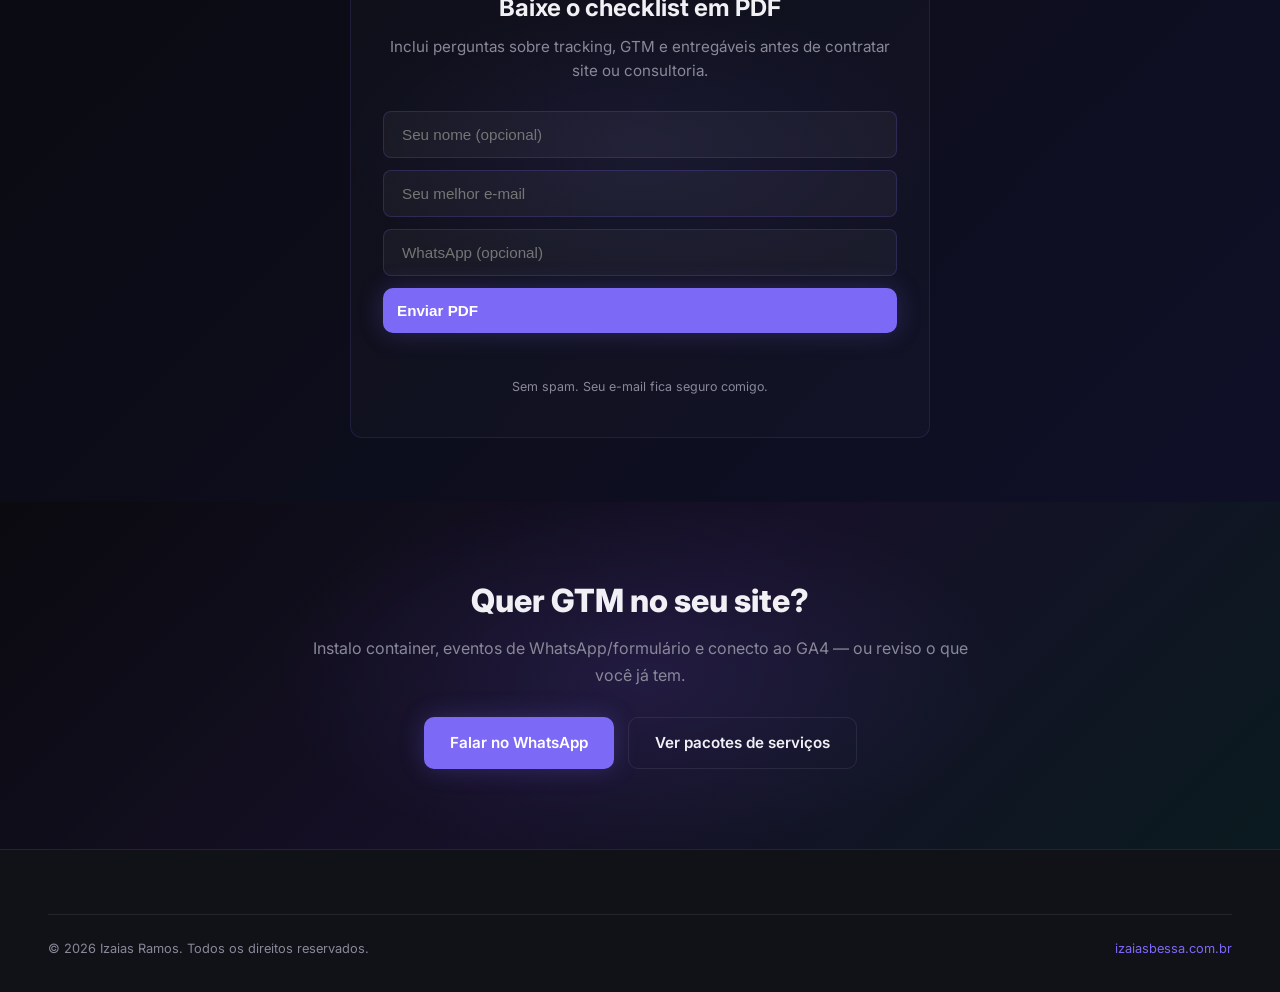
<file: blog/gtm-google-tag-manager-pme/index.html>
<!DOCTYPE html>
<html lang="pt-BR">
<head>
  <meta charset="UTF-8" />
  <meta name="viewport" content="width=device-width, initial-scale=1.0" />
  <title>Como o GTM ajuda pequenos negócios a vender mais (guia prático) | Izaias Ramos</title>
  <meta name="description" content="Google Tag Manager para pequenos negócios: o que mede, por que importa, eventos de WhatsApp e formulário — sem depender de dev toda vez que mudar pixel." />
  <meta name="robots" content="index, follow" />
  <meta name="author" content="Izaias Ramos" />
  <link rel="canonical" href="https://www.izaiasbessa.com.br/blog/gtm-google-tag-manager-pme/" />
  <link rel="icon" type="image/svg+xml" href="../../assets/favicon.svg" />
  <link rel="shortcut icon" href="../../assets/favicon.svg" />
  <link rel="apple-touch-icon" href="../../assets/favicon.svg" />
  <meta name="theme-color" content="#0a0a0f" />
  <meta property="og:locale" content="pt_BR" />
  <meta property="og:type" content="article" />
  <meta property="og:title" content="Como o GTM ajuda pequenos negócios a vender mais" />
  <meta property="og:description" content="Google Tag Manager explicado para pequenos negócios — tracking de WhatsApp, forms e conversões." />
  <meta property="og:url" content="https://www.izaiasbessa.com.br/blog/gtm-google-tag-manager-pme/" />
  <meta property="og:site_name" content="Izaias Ramos Dev" />
  <meta property="og:image" content="https://github.com/izaiasramos.png" />
  <meta name="twitter:card" content="summary_large_image" />
  <meta name="twitter:title" content="GTM para pequenos negócios: guia prático" />
  <meta name="twitter:description" content="Por que pequenos negócios precisam de Google Tag Manager." />
  <meta name="twitter:image" content="https://github.com/izaiasramos.png" />
  <script type="application/ld+json">
  {
    "@context": "https://schema.org",
    "@type": "BlogPosting",
    "headline": "Como o GTM ajuda pequenos negócios a vender mais (e por que você precisa dele)",
    "description": "Google Tag Manager para pequenos negócios: o que mede, por que importa e eventos práticos.",
    "url": "https://www.izaiasbessa.com.br/blog/gtm-google-tag-manager-pme/",
    "datePublished": "2026-06-18",
    "dateModified": "2026-06-18",
    "inLanguage": "pt-BR",
    "author": { "@type": "Person", "name": "Izaias Ramos", "url": "https://www.izaiasbessa.com.br/" },
    "publisher": { "@type": "Person", "name": "Izaias Ramos", "url": "https://www.izaiasbessa.com.br/" },
    "mainEntityOfPage": { "@type": "WebPage", "@id": "https://www.izaiasbessa.com.br/blog/gtm-google-tag-manager-pme/" },
    "image": "https://github.com/izaiasramos.png"
  }
  </script>
  <link rel="preconnect" href="https://fonts.googleapis.com" />
  <link rel="preconnect" href="https://fonts.gstatic.com" crossorigin />
  <link rel="dns-prefetch" href="https://www.googletagmanager.com" />
  <link rel="preload" as="style" href="https://fonts.googleapis.com/css2?family=Inter:wght@400;500;600;700;800&family=Fira+Code:wght@400;500&display=swap" onload="this.onload=null;this.rel='stylesheet'" />
  <noscript><link rel="stylesheet" href="https://fonts.googleapis.com/css2?family=Inter:wght@400;500;600;700;800&family=Fira+Code:wght@400;500&display=swap" /></noscript>
  <link rel="stylesheet" href="../../assets/css/main.css" />
  <link rel="stylesheet" href="../blog.css" />
</head>
<body>

<nav>
  <div class="container nav-inner">
    <a href="../../" class="nav-logo">izaias<span>.dev</span></a>
    <ul class="nav-links">
      <li><a href="../" data-section="post-gtm-nav" data-button="Voltar Blog">← Blog</a></li>
      <li><a href="../../#services" data-section="post-gtm-nav" data-button="Servicos">Serviços</a></li>
      <li><a href="https://wa.me/5511998110569" target="_blank" rel="noopener" data-wa-intent="blog-gtm"
             class="nav-cta" data-section="post-gtm-nav" data-button="WhatsApp Topo">WhatsApp</a></li>
    </ul>
  </div>
</nav>

<section class="blog-hero">
  <div class="container">
    <a href="../" class="blog-back" data-section="post-gtm-hero" data-button="Voltar Blog">← Voltar ao blog</a>
    <p class="tag accent" style="margin-bottom:12px">Tracking · Marketing</p>
    <h1>Como o GTM ajuda pequenos negócios a vender mais (e por que você precisa dele)</h1>
    <p class="blog-hero-sub">
      Você investe em site, Instagram, Google Ads — mas não sabe qual botão gera lead, qual página converte ou se o formulário funciona. Google Tag Manager resolve isso sem mexer no código toda semana.
    </p>
  </div>
</section>

<section class="blog-post">
  <div class="container">
    <div class="blog-post-body">
      <p class="blog-post-meta">
        <span>18 de junho, 2026</span>
        <span class="dot"></span>
        <span>7 min de leitura</span>
        <span class="dot"></span>
        <span>Por Izaias Ramos</span>
      </p>

      <p>
        Instalo GTM em todo site que entrego — portfólio, sites de clientes, landing pages corporativas.
        Não porque é moda: porque <strong>sem medição você decide no escuro</strong>.
        Quem trata site como canal de venda precisa saber o que funciona antes de dobrar investimento em tráfego.
      </p>

      <h2>O que é Google Tag Manager (GTM)?</h2>

      <p>
        GTM é um “hub” no site onde você conecta ferramentas de analytics e marketing — Google Analytics 4, Meta Pixel, Hotjar, etc. —
        <strong>sem pedir pro dev alterar código</strong> a cada tag nova.
        O dev instala o container uma vez; depois você (ou seu marketing) gerencia tags num painel web.
      </p>

      <h2>O que dá para medir num site de pequeno negócio</h2>

      <ul>
        <li><strong>Cliques no WhatsApp</strong> — qual seção e qual botão (hero, serviços, flutuante).</li>
        <li><strong>Envio de formulário</strong> — antes mesmo de abrir o WhatsApp.</li>
        <li><strong>Scroll e tempo na página</strong> — blog e landing longa.</li>
        <li><strong>Downloads de PDF / lead magnet</strong> — e-mail capturado no blog.</li>
        <li><strong>Cliques em “Ver case” ou “Agendar”</strong> — funil de conversão.</li>
      </ul>

      <p>
        No meu portfólio, cada clique relevante envia <code>data-section</code> e <code>data-button</code> pro dataLayer —
        o mesmo padrão que uso nos
        <a href="../../cases/jessica-lopes/">sites de psicólogas</a>.
      </p>

      <h2>GTM vs “só Google Analytics”</h2>

      <p>
        GA4 sozinho conta pageviews. GTM permite <strong>eventos customizados</strong>:
        “usuário clicou WhatsApp na seção Serviços” ≠ “clicou no footer”.
        Para pequenos negócios, essa diferença orienta onde colocar CTA, qual copy testar, qual página priorizar no Ads.
      </p>

      <div class="blog-callout">
        <p><strong>Mito:</strong> “GTM é coisa de empresa grande.” — Negócio com 1 landing e WhatsApp como canal principal se beneficia tanto quanto e-commerce, às vezes mais.</p>
      </div>

      <h2>Setup mínimo que recomendo</h2>

      <ol>
        <li>Container GTM no site (head + body).</li>
        <li>Tag GA4 Configuration ligada ao Measurement ID.</li>
        <li>Eventos: <code>cta_whatsapp_clicked</code>, submit de formulário, cliques em CTAs principais.</li>
        <li>Parâmetros: seção da página, nome do botão, URL de origem.</li>
        <li>Testar com Tag Assistant antes de confiar nos números.</li>
      </ol>

      <h2>Erros comuns de quem tem site</h2>

      <ul>
        <li><strong>Instalar GA4 direto no HTML e GTM junto</strong> — duplica eventos, números inflados.</li>
        <li><strong>Nunca olhar o painel</strong> — tracking sem rotina de análise é custo zero de retorno.</li>
        <li><strong>Confiar só em “visitas”</strong> — 2.000 visitas/mês com zero clique em WhatsApp = problema de conversão, não de tráfego.</li>
        <li><strong>Site sem eventos de WhatsApp</strong> — impossível saber se hero ou FAQ converte melhor.</li>
      </ul>

      <h2>Quando contratar ajuda</h2>

      <p>
        Configuração inicial (container + eventos + GA4) leva algumas horas para quem já domina.
        Se seu site foi feito por template sem dataLayer, precisa de dev para instrumentar cliques —
        isso entra no pacote de <a href="../../#services">Automação & Consultoria</a> ou na entrega de site profissional.
      </p>

      <h2>Resumo</h2>

      <p>
        GTM não garante mais vendas — garante <strong>visibilidade</strong>.
        Quem mede clique em WhatsApp, formulário e origem do lead para de adivinhar e começa a otimizar.
        É infraestrutura barata perto do custo de um mês de Ads mal direcionado.
      </p>

    </div>
  </div>
</section>

<section class="blog-related">
  <div class="container">
    <h3>Continue lendo</h3>
    <div class="blog-related-grid">
      <a href="../como-escolher-desenvolvedor-pme/" class="blog-card" data-section="post-gtm-related" data-button="Post Escolher Dev">
        <div class="blog-card-meta"><span>22 de maio, 2026</span><span class="dot"></span><span>9 min</span></div>
        <h2>Como escolher um desenvolvedor para sua empresa</h2>
        <p>Pergunte se o site vem com tracking configurado.</p>
        <span class="blog-card-cta">Ler artigo →</span>
      </a>
      <a href="../site-pronto-vs-sob-medida-pme/" class="blog-card" data-section="post-gtm-related" data-button="Post Pronto Medida">
        <div class="blog-card-meta"><span>18 de junho, 2026</span><span class="dot"></span><span>8 min</span></div>
        <h2>Site pronto vs sob medida</h2>
        <p>Construtores limitam tracking fino — compare antes de escolher.</p>
        <span class="blog-card-cta">Ler artigo →</span>
      </a>
    </div>
  </div>
</section>

<section class="lead-magnet">
  <div class="container">
    <div class="lead-magnet-inner">
      <div class="lead-magnet-icon">📥</div>
      <h3 class="lead-magnet-title">Baixe o checklist em PDF</h3>
      <p class="lead-magnet-desc">Inclui perguntas sobre tracking, GTM e entregáveis antes de contratar site ou consultoria.</p>
      <form class="lead-magnet-form" data-pdf-type="checklist">
        <input type="text" name="website" style="display:none" tabindex="-1" autocomplete="off" />
        <input type="text" name="name" placeholder="Seu nome (opcional)" class="lead-magnet-input" />
        <input type="email" name="email" placeholder="Seu melhor e-mail" class="lead-magnet-input" required />
        <input type="tel" name="whatsapp" placeholder="WhatsApp (opcional)" class="lead-magnet-input" />
        <button type="submit" class="btn btn-primary" data-section="post-gtm-lead-magnet" data-button="Baixar Checklist PDF">Enviar PDF</button>
      </form>
      <p class="lead-magnet-status"></p>
      <p class="lead-magnet-privacy">Sem spam. Seu e-mail fica seguro comigo.</p>
    </div>
  </div>
</section>

<section class="blog-cta">
  <div class="container">
    <div class="blog-cta-inner">
      <h2>Quer GTM no seu site?</h2>
      <p>Instalo container, eventos de WhatsApp/formulário e conecto ao GA4 — ou reviso o que você já tem.</p>
      <div class="blog-cta-actions">
        <a href="https://wa.me/5511998110569" target="_blank" rel="noopener" data-wa-intent="automacao"
           class="btn btn-primary" data-section="post-gtm-cta-final" data-button="WhatsApp Final">Falar no WhatsApp</a>
        <a href="../../#services" class="btn btn-ghost" data-section="post-gtm-cta-final" data-button="Ver Servicos">Ver pacotes de serviços</a>
      </div>
    </div>
  </div>
</section>

<footer>
  <div class="container">
    <div class="footer-bottom">
      <span>© 2026 Izaias Ramos. Todos os direitos reservados.</span>
      <a href="../../">izaiasbessa.com.br</a>
    </div>
  </div>
</footer>

<script>(function (w, d, s, l, i) {
  w[l] = w[l] || []; w[l].push({ 'gtm.start': new Date().getTime(), event: 'gtm.js' });
  var f = d.getElementsByTagName(s)[0], j = d.createElement(s), dl = l != 'dataLayer' ? '&l=' + l : '';
  j.async = true; j.src = 'https://www.googletagmanager.com/gtm.js?id=' + i + dl; f.parentNode.insertBefore(j, f);
})(window, document, 'script', 'dataLayer', 'GTM-M8SWJWWD');</script>
<noscript><iframe src="https://www.googletagmanager.com/ns.html?id=GTM-M8SWJWWD" height="0" width="0" style="display:none;visibility:hidden"></iframe></noscript>
<script src="../../assets/js/main.js" defer></script>
</body>
</html>
</file>
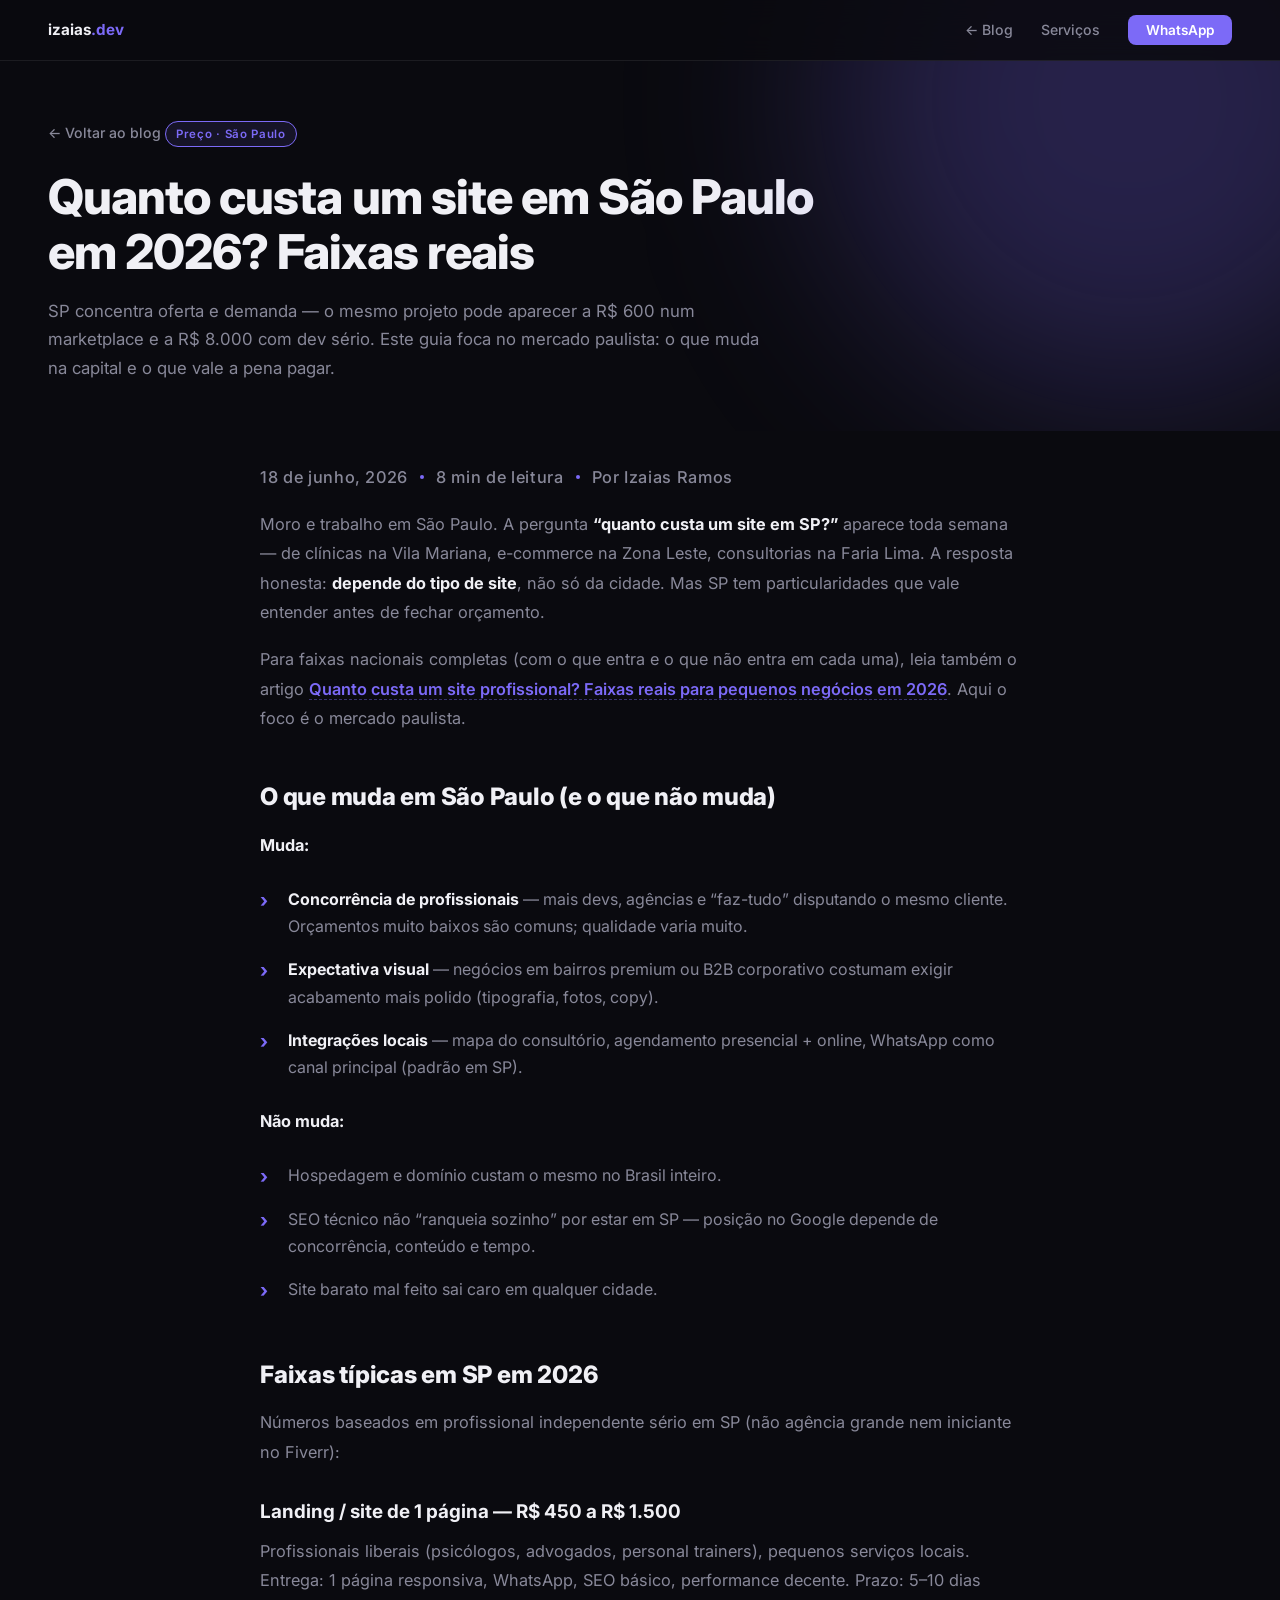
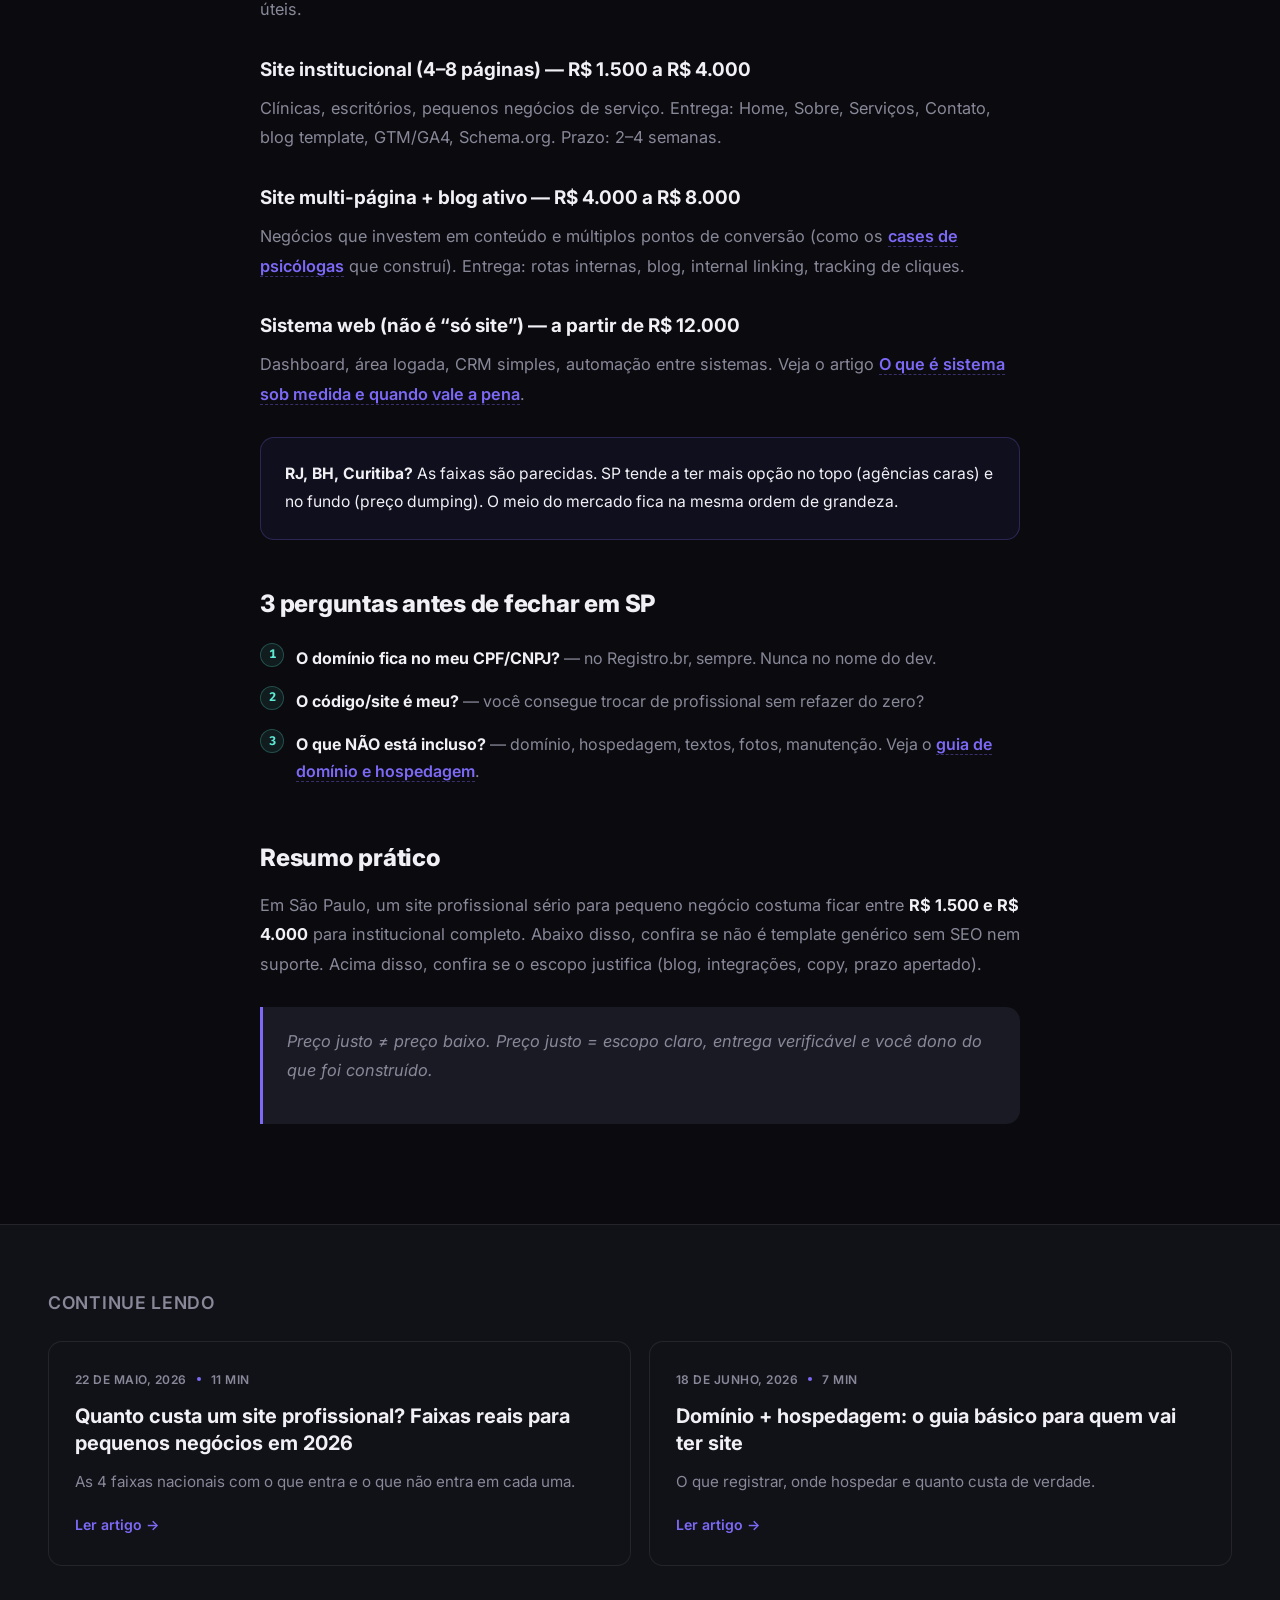
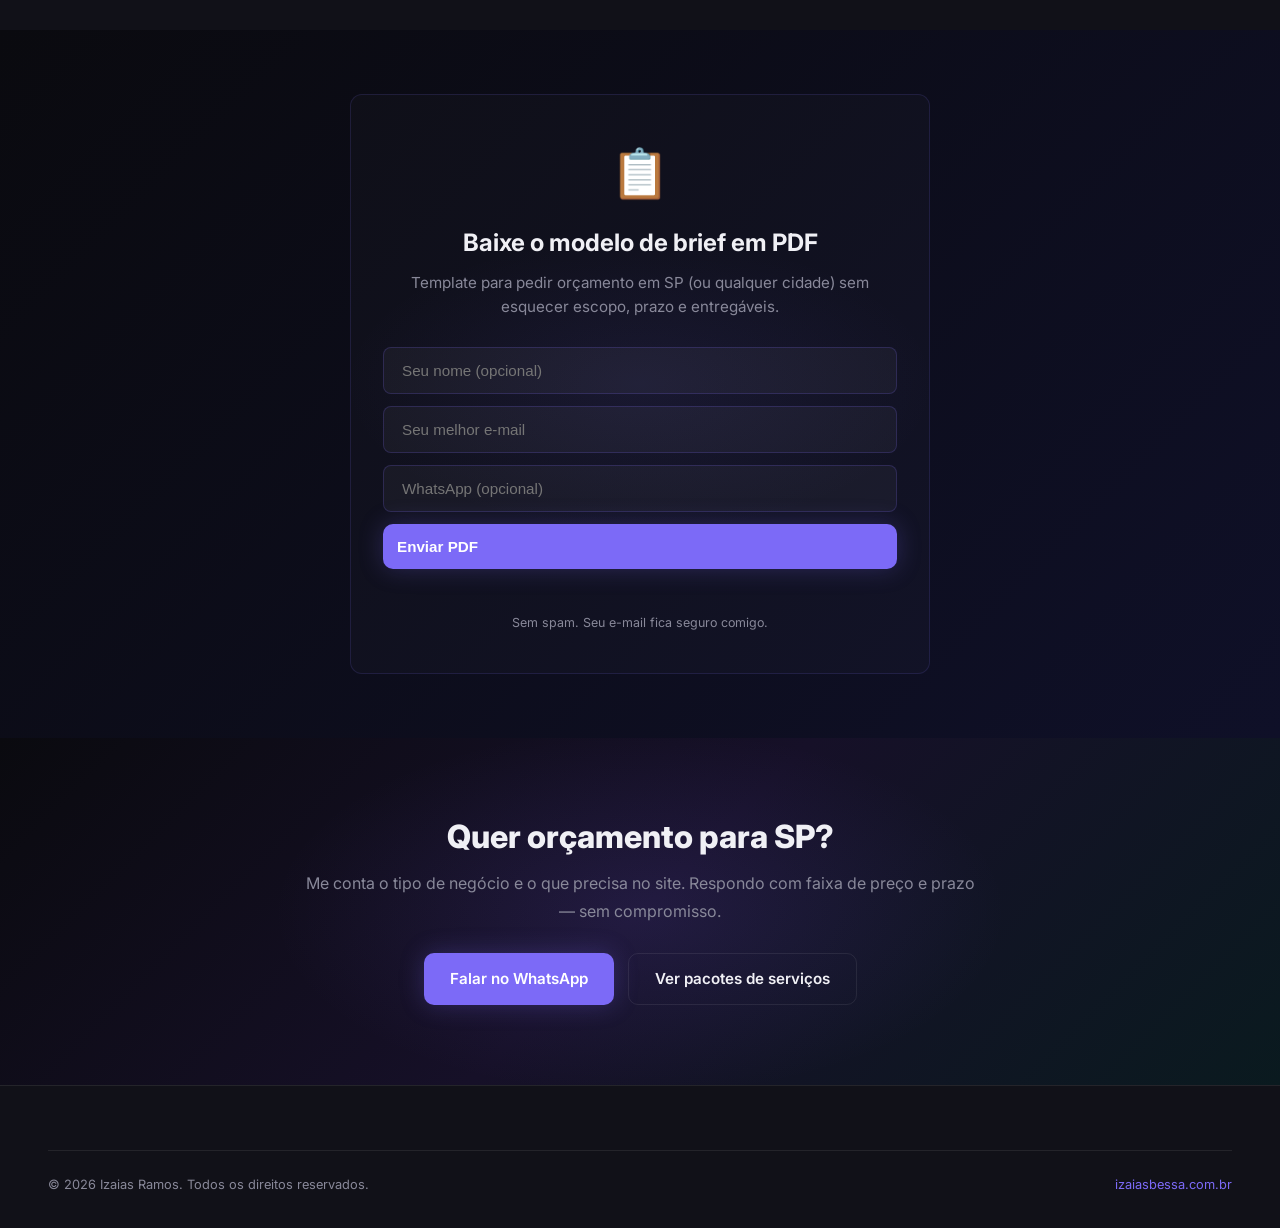
<file: blog/quanto-custa-site-sao-paulo-2026/index.html>
<!DOCTYPE html>
<html lang="pt-BR">
<head>
  <meta charset="UTF-8" />
  <meta name="viewport" content="width=device-width, initial-scale=1.0" />
  <title>Quanto custa um site em São Paulo em 2026? Faixas reais | Izaias Ramos</title>
  <meta name="description" content="Preços reais de site profissional em São Paulo em 2026 — landing, institucional e multi-página. O que muda no mercado paulista e o que perguntar antes de fechar." />
  <meta name="robots" content="index, follow" />
  <meta name="author" content="Izaias Ramos" />
  <link rel="canonical" href="https://www.izaiasbessa.com.br/blog/quanto-custa-site-sao-paulo-2026/" />
  <link rel="icon" type="image/svg+xml" href="../../assets/favicon.svg" />
  <link rel="shortcut icon" href="../../assets/favicon.svg" />
  <link rel="apple-touch-icon" href="../../assets/favicon.svg" />
  <meta name="theme-color" content="#0a0a0f" />
  <meta property="og:locale" content="pt_BR" />
  <meta property="og:type" content="article" />
  <meta property="og:title" content="Quanto custa um site em São Paulo em 2026? Faixas reais" />
  <meta property="og:description" content="Preços reais de site profissional em SP — landing, institucional e multi-página." />
  <meta property="og:url" content="https://www.izaiasbessa.com.br/blog/quanto-custa-site-sao-paulo-2026/" />
  <meta property="og:site_name" content="Izaias Ramos Dev" />
  <meta property="og:image" content="https://github.com/izaiasramos.png" />
  <meta name="twitter:card" content="summary_large_image" />
  <meta name="twitter:title" content="Quanto custa um site em São Paulo em 2026?" />
  <meta name="twitter:description" content="Faixas reais de preço para sites em SP." />
  <meta name="twitter:image" content="https://github.com/izaiasramos.png" />
  <script type="application/ld+json">
  {
    "@context": "https://schema.org",
    "@type": "BlogPosting",
    "headline": "Quanto custa um site em São Paulo em 2026? Faixas reais",
    "description": "Preços reais de site profissional em São Paulo em 2026 — landing, institucional e multi-página.",
    "url": "https://www.izaiasbessa.com.br/blog/quanto-custa-site-sao-paulo-2026/",
    "datePublished": "2026-06-18",
    "dateModified": "2026-06-18",
    "inLanguage": "pt-BR",
    "author": { "@type": "Person", "name": "Izaias Ramos", "url": "https://www.izaiasbessa.com.br/" },
    "publisher": { "@type": "Person", "name": "Izaias Ramos", "url": "https://www.izaiasbessa.com.br/" },
    "mainEntityOfPage": { "@type": "WebPage", "@id": "https://www.izaiasbessa.com.br/blog/quanto-custa-site-sao-paulo-2026/" },
    "image": "https://github.com/izaiasramos.png"
  }
  </script>
  <link rel="preconnect" href="https://fonts.googleapis.com" />
  <link rel="preconnect" href="https://fonts.gstatic.com" crossorigin />
  <link rel="dns-prefetch" href="https://www.googletagmanager.com" />
  <link rel="preload" as="style" href="https://fonts.googleapis.com/css2?family=Inter:wght@400;500;600;700;800&family=Fira+Code:wght@400;500&display=swap" onload="this.onload=null;this.rel='stylesheet'" />
  <noscript><link rel="stylesheet" href="https://fonts.googleapis.com/css2?family=Inter:wght@400;500;600;700;800&family=Fira+Code:wght@400;500&display=swap" /></noscript>
  <link rel="stylesheet" href="../../assets/css/main.css" />
  <link rel="stylesheet" href="../blog.css" />
</head>
<body>

<nav>
  <div class="container nav-inner">
    <a href="../../" class="nav-logo">izaias<span>.dev</span></a>
    <ul class="nav-links">
      <li><a href="../" data-section="post-sp-nav" data-button="Voltar Blog">← Blog</a></li>
      <li><a href="../../#services" data-section="post-sp-nav" data-button="Servicos">Serviços</a></li>
      <li><a href="https://wa.me/5511998110569" target="_blank" rel="noopener" data-wa-intent="blog-sp"
             class="nav-cta" data-section="post-sp-nav" data-button="WhatsApp Topo">WhatsApp</a></li>
    </ul>
  </div>
</nav>

<section class="blog-hero">
  <div class="container">
    <a href="../" class="blog-back" data-section="post-sp-hero" data-button="Voltar Blog">← Voltar ao blog</a>
    <p class="tag accent" style="margin-bottom:12px">Preço · São Paulo</p>
    <h1>Quanto custa um site em São Paulo em 2026? Faixas reais</h1>
    <p class="blog-hero-sub">
      SP concentra oferta e demanda — o mesmo projeto pode aparecer a R$ 600 num marketplace e a R$ 8.000 com dev sério. Este guia foca no mercado paulista: o que muda na capital e o que vale a pena pagar.
    </p>
  </div>
</section>

<section class="blog-post">
  <div class="container">
    <div class="blog-post-body">
      <p class="blog-post-meta">
        <span>18 de junho, 2026</span>
        <span class="dot"></span>
        <span>8 min de leitura</span>
        <span class="dot"></span>
        <span>Por Izaias Ramos</span>
      </p>

      <p>
        Moro e trabalho em São Paulo. A pergunta <strong>“quanto custa um site em SP?”</strong> aparece toda semana — de clínicas na Vila Mariana, e-commerce na Zona Leste, consultorias na Faria Lima. A resposta honesta: <strong>depende do tipo de site</strong>, não só da cidade. Mas SP tem particularidades que vale entender antes de fechar orçamento.
      </p>

      <p>
        Para faixas nacionais completas (com o que entra e o que não entra em cada uma), leia também o artigo
        <a href="../site-profissional-quanto-custa/">Quanto custa um site profissional? Faixas reais para pequenos negócios em 2026</a>.
        Aqui o foco é o mercado paulista.
      </p>

      <h2>O que muda em São Paulo (e o que não muda)</h2>

      <p><strong>Muda:</strong></p>
      <ul>
        <li><strong>Concorrência de profissionais</strong> — mais devs, agências e “faz-tudo” disputando o mesmo cliente. Orçamentos muito baixos são comuns; qualidade varia muito.</li>
        <li><strong>Expectativa visual</strong> — negócios em bairros premium ou B2B corporativo costumam exigir acabamento mais polido (tipografia, fotos, copy).</li>
        <li><strong>Integrações locais</strong> — mapa do consultório, agendamento presencial + online, WhatsApp como canal principal (padrão em SP).</li>
      </ul>

      <p><strong>Não muda:</strong></p>
      <ul>
        <li>Hospedagem e domínio custam o mesmo no Brasil inteiro.</li>
        <li>SEO técnico não “ranqueia sozinho” por estar em SP — posição no Google depende de concorrência, conteúdo e tempo.</li>
        <li>Site barato mal feito sai caro em qualquer cidade.</li>
      </ul>

      <h2>Faixas típicas em SP em 2026</h2>

      <p>Números baseados em profissional independente sério em SP (não agência grande nem iniciante no Fiverr):</p>

      <h3>Landing / site de 1 página — R$ 450 a R$ 1.500</h3>
      <p>
        Profissionais liberais (psicólogos, advogados, personal trainers), pequenos serviços locais.
        Entrega: 1 página responsiva, WhatsApp, SEO básico, performance decente.
        Prazo: 5–10 dias úteis.
      </p>

      <h3>Site institucional (4–8 páginas) — R$ 1.500 a R$ 4.000</h3>
      <p>
        Clínicas, escritórios, pequenos negócios de serviço.
        Entrega: Home, Sobre, Serviços, Contato, blog template, GTM/GA4, Schema.org.
        Prazo: 2–4 semanas.
      </p>

      <h3>Site multi-página + blog ativo — R$ 4.000 a R$ 8.000</h3>
      <p>
        Negócios que investem em conteúdo e múltiplos pontos de conversão (como os
        <a href="../../cases/jessica-lopes/">cases de psicólogas</a> que construí).
        Entrega: rotas internas, blog, internal linking, tracking de cliques.
      </p>

      <h3>Sistema web (não é “só site”) — a partir de R$ 12.000</h3>
      <p>
        Dashboard, área logada, CRM simples, automação entre sistemas.
        Veja o artigo <a href="../sistema-sob-medida-quando-vale-pena/">O que é sistema sob medida e quando vale a pena</a>.
      </p>

      <div class="blog-callout">
        <p><strong>RJ, BH, Curitiba?</strong> As faixas são parecidas. SP tende a ter mais opção no topo (agências caras) e no fundo (preço dumping). O meio do mercado fica na mesma ordem de grandeza.</p>
      </div>

      <h2>3 perguntas antes de fechar em SP</h2>

      <ol>
        <li><strong>O domínio fica no meu CPF/CNPJ?</strong> — no Registro.br, sempre. Nunca no nome do dev.</li>
        <li><strong>O código/site é meu?</strong> — você consegue trocar de profissional sem refazer do zero?</li>
        <li><strong>O que NÃO está incluso?</strong> — domínio, hospedagem, textos, fotos, manutenção. Veja o
          <a href="../dominio-hospedagem-guia-pme/">guia de domínio e hospedagem</a>.</li>
      </ol>

      <h2>Resumo prático</h2>

      <p>
        Em São Paulo, um site profissional sério para pequeno negócio costuma ficar entre <strong>R$ 1.500 e R$ 4.000</strong> para institucional completo.
        Abaixo disso, confira se não é template genérico sem SEO nem suporte.
        Acima disso, confira se o escopo justifica (blog, integrações, copy, prazo apertado).
      </p>

      <blockquote>
        <p>Preço justo ≠ preço baixo. Preço justo = escopo claro, entrega verificável e você dono do que foi construído.</p>
      </blockquote>

    </div>
  </div>
</section>

<section class="blog-related">
  <div class="container">
    <h3>Continue lendo</h3>
    <div class="blog-related-grid">
      <a href="../site-profissional-quanto-custa/" class="blog-card" data-section="post-sp-related" data-button="Post Quanto Custa Site">
        <div class="blog-card-meta"><span>22 de maio, 2026</span><span class="dot"></span><span>11 min</span></div>
        <h2>Quanto custa um site profissional? Faixas reais para pequenos negócios em 2026</h2>
        <p>As 4 faixas nacionais com o que entra e o que não entra em cada uma.</p>
        <span class="blog-card-cta">Ler artigo →</span>
      </a>
      <a href="../dominio-hospedagem-guia-pme/" class="blog-card" data-section="post-sp-related" data-button="Post Dominio">
        <div class="blog-card-meta"><span>18 de junho, 2026</span><span class="dot"></span><span>7 min</span></div>
        <h2>Domínio + hospedagem: o guia básico para quem vai ter site</h2>
        <p>O que registrar, onde hospedar e quanto custa de verdade.</p>
        <span class="blog-card-cta">Ler artigo →</span>
      </a>
    </div>
  </div>
</section>

<section class="lead-magnet">
  <div class="container">
    <div class="lead-magnet-inner">
      <div class="lead-magnet-icon">📋</div>
      <h3 class="lead-magnet-title">Baixe o modelo de brief em PDF</h3>
      <p class="lead-magnet-desc">Template para pedir orçamento em SP (ou qualquer cidade) sem esquecer escopo, prazo e entregáveis.</p>
      <form class="lead-magnet-form" data-pdf-type="brief">
        <input type="text" name="website" style="display:none" tabindex="-1" autocomplete="off" />
        <input type="text" name="name" placeholder="Seu nome (opcional)" class="lead-magnet-input" />
        <input type="email" name="email" placeholder="Seu melhor e-mail" class="lead-magnet-input" required />
        <input type="tel" name="whatsapp" placeholder="WhatsApp (opcional)" class="lead-magnet-input" />
        <button type="submit" class="btn btn-primary" data-section="post-sp-lead-magnet" data-button="Baixar Brief PDF">Enviar PDF</button>
      </form>
      <p class="lead-magnet-status"></p>
      <p class="lead-magnet-privacy">Sem spam. Seu e-mail fica seguro comigo.</p>
    </div>
  </div>
</section>

<section class="blog-cta">
  <div class="container">
    <div class="blog-cta-inner">
      <h2>Quer orçamento para SP?</h2>
      <p>Me conta o tipo de negócio e o que precisa no site. Respondo com faixa de preço e prazo — sem compromisso.</p>
      <div class="blog-cta-actions">
        <a href="https://wa.me/5511998110569" target="_blank" rel="noopener" data-wa-intent="blog-sp"
           class="btn btn-primary" data-section="post-sp-cta-final" data-button="WhatsApp Final">Falar no WhatsApp</a>
        <a href="../../#services" class="btn btn-ghost" data-section="post-sp-cta-final" data-button="Ver Servicos">Ver pacotes de serviços</a>
      </div>
    </div>
  </div>
</section>

<footer>
  <div class="container">
    <div class="footer-bottom">
      <span>© 2026 Izaias Ramos. Todos os direitos reservados.</span>
      <a href="../../">izaiasbessa.com.br</a>
    </div>
  </div>
</footer>

<script>(function (w, d, s, l, i) {
  w[l] = w[l] || []; w[l].push({ 'gtm.start': new Date().getTime(), event: 'gtm.js' });
  var f = d.getElementsByTagName(s)[0], j = d.createElement(s), dl = l != 'dataLayer' ? '&l=' + l : '';
  j.async = true; j.src = 'https://www.googletagmanager.com/gtm.js?id=' + i + dl; f.parentNode.insertBefore(j, f);
})(window, document, 'script', 'dataLayer', 'GTM-M8SWJWWD');</script>
<noscript><iframe src="https://www.googletagmanager.com/ns.html?id=GTM-M8SWJWWD" height="0" width="0" style="display:none;visibility:hidden"></iframe></noscript>
<script src="../../assets/js/main.js" defer></script>
</body>
</html>
</file>
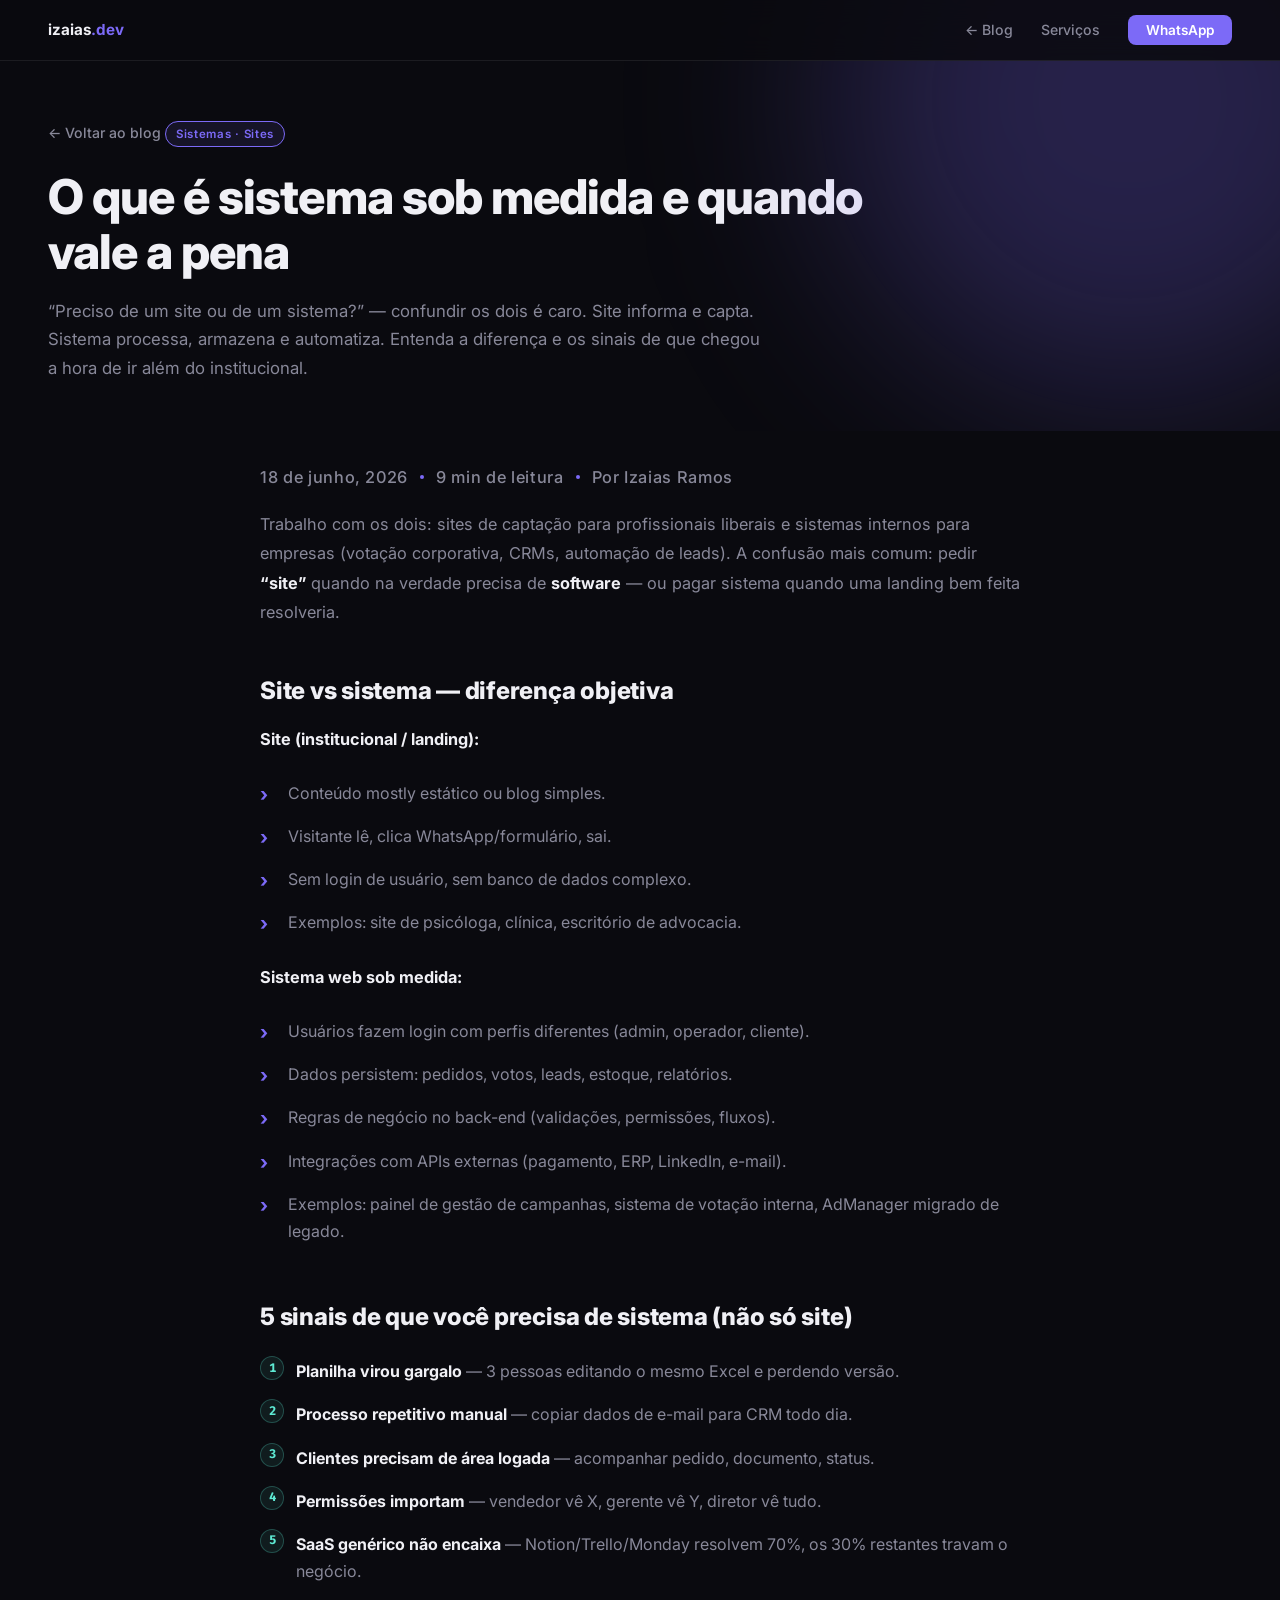
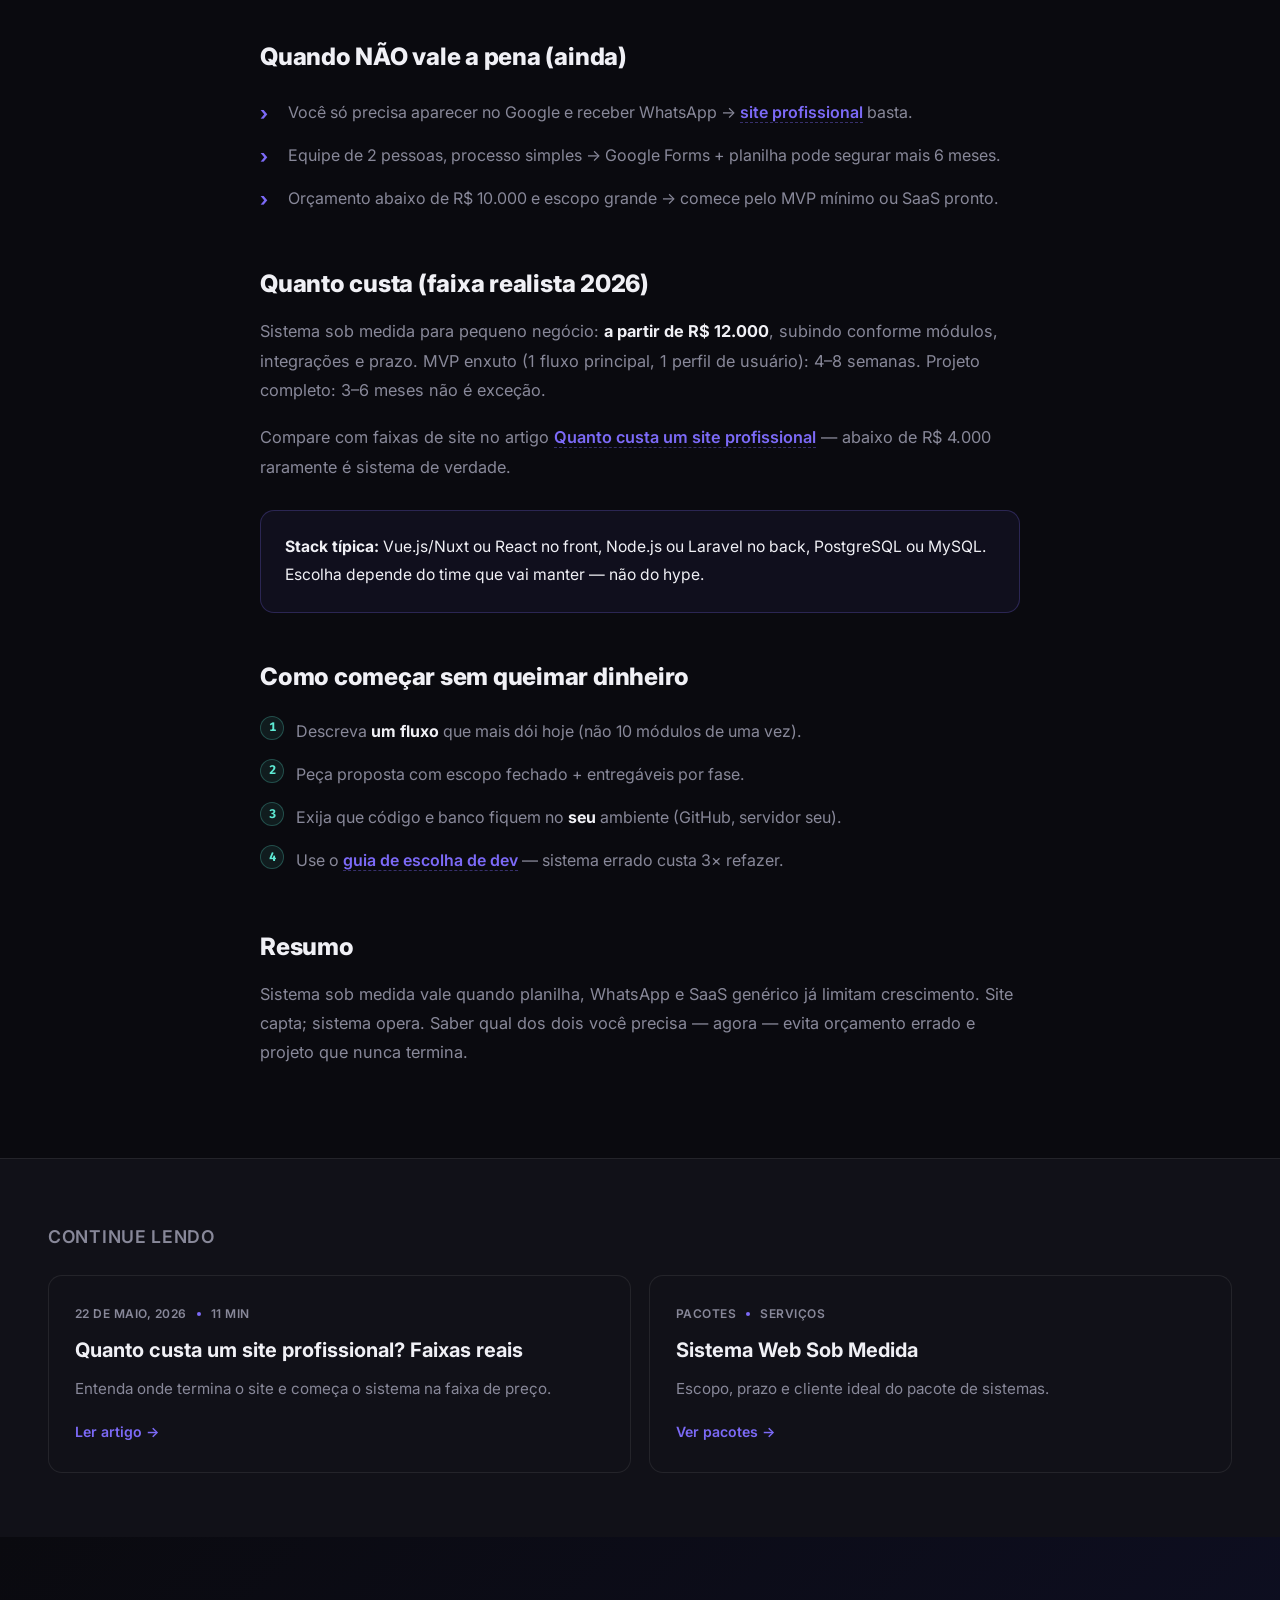
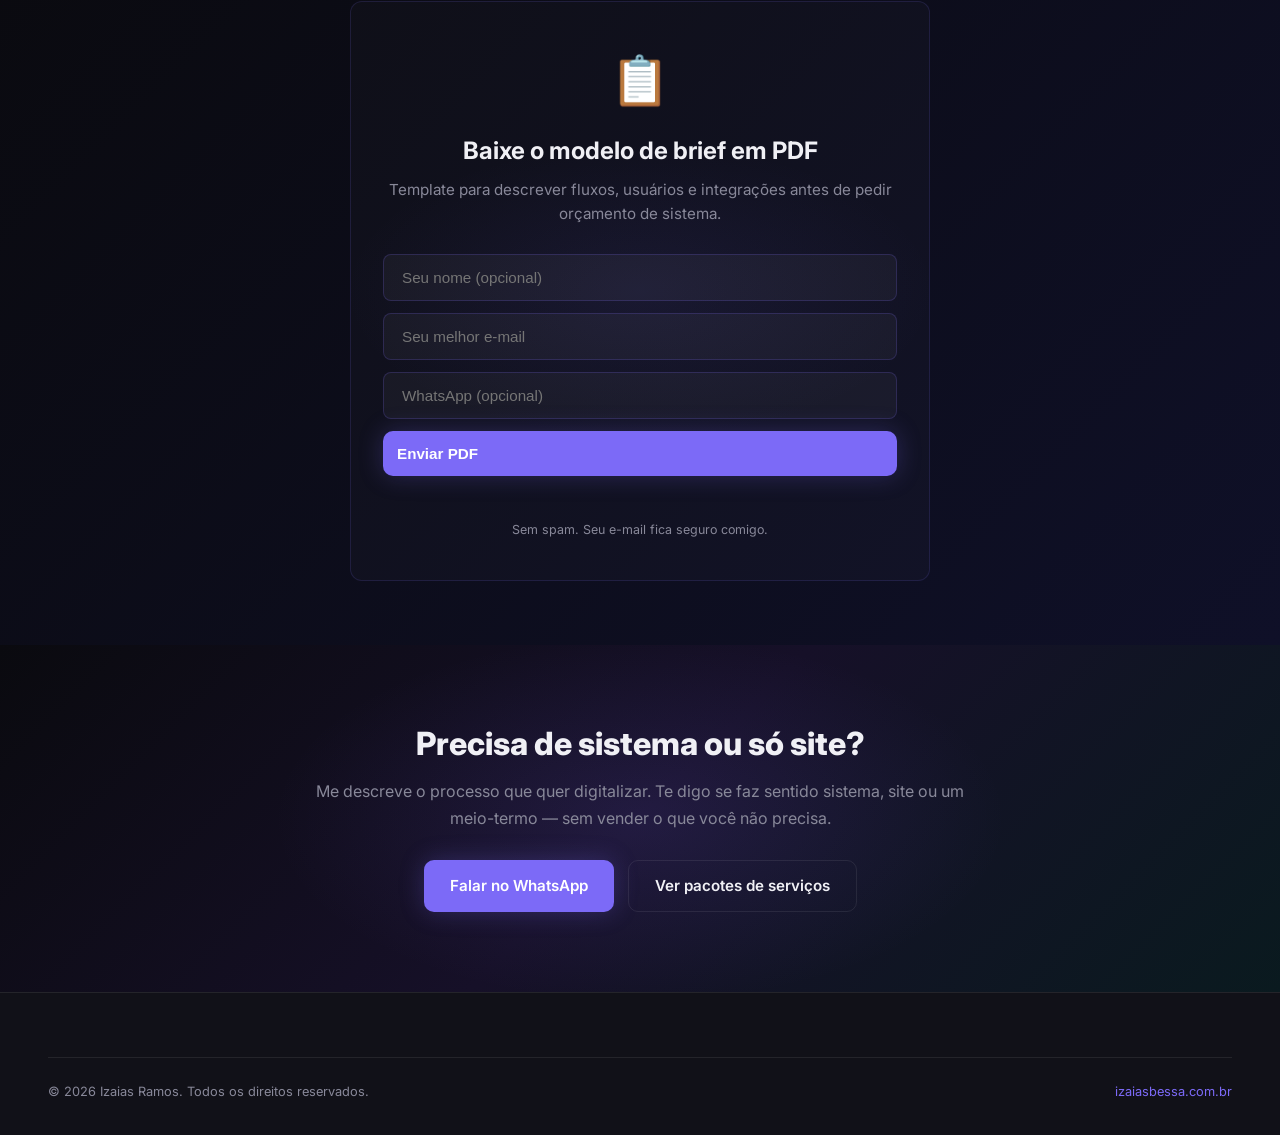
<file: blog/sistema-sob-medida-quando-vale-pena/index.html>
<!DOCTYPE html>
<html lang="pt-BR">
<head>
  <meta charset="UTF-8" />
  <meta name="viewport" content="width=device-width, initial-scale=1.0" />
  <title>O que é sistema sob medida e quando vale a pena | Izaias Ramos</title>
  <meta name="description" content="Dashboard, CRM, painel admin — o que é sistema web sob medida, diferença para site comum, sinais de que você precisa de um e faixa de investimento realista para pequeno negócio." />
  <meta name="robots" content="index, follow" />
  <meta name="author" content="Izaias Ramos" />
  <link rel="canonical" href="https://www.izaiasbessa.com.br/blog/sistema-sob-medida-quando-vale-pena/" />
  <link rel="icon" type="image/svg+xml" href="../../assets/favicon.svg" />
  <link rel="shortcut icon" href="../../assets/favicon.svg" />
  <link rel="apple-touch-icon" href="../../assets/favicon.svg" />
  <meta name="theme-color" content="#0a0a0f" />
  <meta property="og:locale" content="pt_BR" />
  <meta property="og:type" content="article" />
  <meta property="og:title" content="O que é sistema sob medida e quando vale a pena" />
  <meta property="og:description" content="Dashboard, CRM, painel — quando seu negócio precisa de sistema web sob medida." />
  <meta property="og:url" content="https://www.izaiasbessa.com.br/blog/sistema-sob-medida-quando-vale-pena/" />
  <meta property="og:site_name" content="Izaias Ramos Dev" />
  <meta property="og:image" content="https://github.com/izaiasramos.png" />
  <meta name="twitter:card" content="summary_large_image" />
  <meta name="twitter:title" content="Sistema sob medida: quando vale a pena" />
  <meta name="twitter:description" content="Diferença entre site e sistema web para pequeno negócio." />
  <meta name="twitter:image" content="https://github.com/izaiasramos.png" />
  <script type="application/ld+json">
  {
    "@context": "https://schema.org",
    "@type": "BlogPosting",
    "headline": "O que é sistema sob medida e quando vale a pena",
    "description": "Dashboard, CRM, painel admin — o que é sistema web sob medida e quando seu negócio precisa de um.",
    "url": "https://www.izaiasbessa.com.br/blog/sistema-sob-medida-quando-vale-pena/",
    "datePublished": "2026-06-18",
    "dateModified": "2026-06-18",
    "inLanguage": "pt-BR",
    "author": { "@type": "Person", "name": "Izaias Ramos", "url": "https://www.izaiasbessa.com.br/" },
    "publisher": { "@type": "Person", "name": "Izaias Ramos", "url": "https://www.izaiasbessa.com.br/" },
    "mainEntityOfPage": { "@type": "WebPage", "@id": "https://www.izaiasbessa.com.br/blog/sistema-sob-medida-quando-vale-pena/" },
    "image": "https://github.com/izaiasramos.png"
  }
  </script>
  <link rel="preconnect" href="https://fonts.googleapis.com" />
  <link rel="preconnect" href="https://fonts.gstatic.com" crossorigin />
  <link rel="dns-prefetch" href="https://www.googletagmanager.com" />
  <link rel="preload" as="style" href="https://fonts.googleapis.com/css2?family=Inter:wght@400;500;600;700;800&family=Fira+Code:wght@400;500&display=swap" onload="this.onload=null;this.rel='stylesheet'" />
  <noscript><link rel="stylesheet" href="https://fonts.googleapis.com/css2?family=Inter:wght@400;500;600;700;800&family=Fira+Code:wght@400;500&display=swap" /></noscript>
  <link rel="stylesheet" href="../../assets/css/main.css" />
  <link rel="stylesheet" href="../blog.css" />
</head>
<body>

<nav>
  <div class="container nav-inner">
    <a href="../../" class="nav-logo">izaias<span>.dev</span></a>
    <ul class="nav-links">
      <li><a href="../" data-section="post-sistema-nav" data-button="Voltar Blog">← Blog</a></li>
      <li><a href="../../#services" data-section="post-sistema-nav" data-button="Servicos">Serviços</a></li>
      <li><a href="https://wa.me/5511998110569" target="_blank" rel="noopener" data-wa-intent="blog-sistema-post"
             class="nav-cta" data-section="post-sistema-nav" data-button="WhatsApp Topo">WhatsApp</a></li>
    </ul>
  </div>
</nav>

<section class="blog-hero">
  <div class="container">
    <a href="../" class="blog-back" data-section="post-sistema-hero" data-button="Voltar Blog">← Voltar ao blog</a>
    <p class="tag accent" style="margin-bottom:12px">Sistemas · Sites</p>
    <h1>O que é sistema sob medida e quando vale a pena</h1>
    <p class="blog-hero-sub">
      “Preciso de um site ou de um sistema?” — confundir os dois é caro. Site informa e capta. Sistema processa, armazena e automatiza. Entenda a diferença e os sinais de que chegou a hora de ir além do institucional.
    </p>
  </div>
</section>

<section class="blog-post">
  <div class="container">
    <div class="blog-post-body">
      <p class="blog-post-meta">
        <span>18 de junho, 2026</span>
        <span class="dot"></span>
        <span>9 min de leitura</span>
        <span class="dot"></span>
        <span>Por Izaias Ramos</span>
      </p>

      <p>
        Trabalho com os dois: sites de captação para profissionais liberais e sistemas internos para empresas (votação corporativa, CRMs, automação de leads).
        A confusão mais comum: pedir <strong>“site”</strong> quando na verdade precisa de <strong>software</strong> — ou pagar sistema quando uma landing bem feita resolveria.
      </p>

      <h2>Site vs sistema — diferença objetiva</h2>

      <p><strong>Site (institucional / landing):</strong></p>
      <ul>
        <li>Conteúdo mostly estático ou blog simples.</li>
        <li>Visitante lê, clica WhatsApp/formulário, sai.</li>
        <li>Sem login de usuário, sem banco de dados complexo.</li>
        <li>Exemplos: site de psicóloga, clínica, escritório de advocacia.</li>
      </ul>

      <p><strong>Sistema web sob medida:</strong></p>
      <ul>
        <li>Usuários fazem login com perfis diferentes (admin, operador, cliente).</li>
        <li>Dados persistem: pedidos, votos, leads, estoque, relatórios.</li>
        <li>Regras de negócio no back-end (validações, permissões, fluxos).</li>
        <li>Integrações com APIs externas (pagamento, ERP, LinkedIn, e-mail).</li>
        <li>Exemplos: painel de gestão de campanhas, sistema de votação interna, AdManager migrado de legado.</li>
      </ul>

      <h2>5 sinais de que você precisa de sistema (não só site)</h2>

      <ol>
        <li><strong>Planilha virou gargalo</strong> — 3 pessoas editando o mesmo Excel e perdendo versão.</li>
        <li><strong>Processo repetitivo manual</strong> — copiar dados de e-mail para CRM todo dia.</li>
        <li><strong>Clientes precisam de área logada</strong> — acompanhar pedido, documento, status.</li>
        <li><strong>Permissões importam</strong> — vendedor vê X, gerente vê Y, diretor vê tudo.</li>
        <li><strong>SaaS genérico não encaixa</strong> — Notion/Trello/Monday resolvem 70%, os 30% restantes travam o negócio.</li>
      </ol>

      <h2>Quando NÃO vale a pena (ainda)</h2>

      <ul>
        <li>Você só precisa aparecer no Google e receber WhatsApp → <a href="../site-pronto-vs-sob-medida-pme/">site profissional</a> basta.</li>
        <li>Equipe de 2 pessoas, processo simples → Google Forms + planilha pode segurar mais 6 meses.</li>
        <li>Orçamento abaixo de R$ 10.000 e escopo grande → comece pelo MVP mínimo ou SaaS pronto.</li>
      </ul>

      <h2>Quanto custa (faixa realista 2026)</h2>

      <p>
        Sistema sob medida para pequeno negócio: <strong>a partir de R$ 12.000</strong>, subindo conforme módulos, integrações e prazo.
        MVP enxuto (1 fluxo principal, 1 perfil de usuário): 4–8 semanas.
        Projeto completo: 3–6 meses não é exceção.
      </p>
      <p>
        Compare com faixas de site no artigo
        <a href="../site-profissional-quanto-custa/">Quanto custa um site profissional</a> — abaixo de R$ 4.000 raramente é sistema de verdade.
      </p>

      <div class="blog-callout">
        <p><strong>Stack típica:</strong> Vue.js/Nuxt ou React no front, Node.js ou Laravel no back, PostgreSQL ou MySQL. Escolha depende do time que vai manter — não do hype.</p>
      </div>

      <h2>Como começar sem queimar dinheiro</h2>

      <ol>
        <li>Descreva <strong>um fluxo</strong> que mais dói hoje (não 10 módulos de uma vez).</li>
        <li>Peça proposta com escopo fechado + entregáveis por fase.</li>
        <li>Exija que código e banco fiquem no <strong>seu</strong> ambiente (GitHub, servidor seu).</li>
        <li>Use o <a href="../como-escolher-desenvolvedor-pme/">guia de escolha de dev</a> — sistema errado custa 3× refazer.</li>
      </ol>

      <h2>Resumo</h2>

      <p>
        Sistema sob medida vale quando planilha, WhatsApp e SaaS genérico já limitam crescimento.
        Site capta; sistema opera. Saber qual dos dois você precisa — agora — evita orçamento errado e projeto que nunca termina.
      </p>

    </div>
  </div>
</section>

<section class="blog-related">
  <div class="container">
    <h3>Continue lendo</h3>
    <div class="blog-related-grid">
      <a href="../site-profissional-quanto-custa/" class="blog-card" data-section="post-sistema-related" data-button="Post Preco">
        <div class="blog-card-meta"><span>22 de maio, 2026</span><span class="dot"></span><span>11 min</span></div>
        <h2>Quanto custa um site profissional? Faixas reais</h2>
        <p>Entenda onde termina o site e começa o sistema na faixa de preço.</p>
        <span class="blog-card-cta">Ler artigo →</span>
      </a>
      <a href="../../#services" class="blog-card" data-section="post-sistema-related" data-button="Ver Servicos">
        <div class="blog-card-meta"><span>Pacotes</span><span class="dot"></span><span>Serviços</span></div>
        <h2>Sistema Web Sob Medida</h2>
        <p>Escopo, prazo e cliente ideal do pacote de sistemas.</p>
        <span class="blog-card-cta">Ver pacotes →</span>
      </a>
    </div>
  </div>
</section>

<section class="lead-magnet">
  <div class="container">
    <div class="lead-magnet-inner">
      <div class="lead-magnet-icon">📋</div>
      <h3 class="lead-magnet-title">Baixe o modelo de brief em PDF</h3>
      <p class="lead-magnet-desc">Template para descrever fluxos, usuários e integrações antes de pedir orçamento de sistema.</p>
      <form class="lead-magnet-form" data-pdf-type="brief">
        <input type="text" name="website" style="display:none" tabindex="-1" autocomplete="off" />
        <input type="text" name="name" placeholder="Seu nome (opcional)" class="lead-magnet-input" />
        <input type="email" name="email" placeholder="Seu melhor e-mail" class="lead-magnet-input" required />
        <input type="tel" name="whatsapp" placeholder="WhatsApp (opcional)" class="lead-magnet-input" />
        <button type="submit" class="btn btn-primary" data-section="post-sistema-lead-magnet" data-button="Baixar Brief PDF">Enviar PDF</button>
      </form>
      <p class="lead-magnet-status"></p>
      <p class="lead-magnet-privacy">Sem spam. Seu e-mail fica seguro comigo.</p>
    </div>
  </div>
</section>

<section class="blog-cta">
  <div class="container">
    <div class="blog-cta-inner">
      <h2>Precisa de sistema ou só site?</h2>
      <p>Me descreve o processo que quer digitalizar. Te digo se faz sentido sistema, site ou um meio-termo — sem vender o que você não precisa.</p>
      <div class="blog-cta-actions">
        <a href="https://wa.me/5511998110569" target="_blank" rel="noopener" data-wa-intent="sistema"
           class="btn btn-primary" data-section="post-sistema-cta-final" data-button="WhatsApp Final">Falar no WhatsApp</a>
        <a href="../../#services" class="btn btn-ghost" data-section="post-sistema-cta-final" data-button="Ver Servicos">Ver pacotes de serviços</a>
      </div>
    </div>
  </div>
</section>

<footer>
  <div class="container">
    <div class="footer-bottom">
      <span>© 2026 Izaias Ramos. Todos os direitos reservados.</span>
      <a href="../../">izaiasbessa.com.br</a>
    </div>
  </div>
</footer>

<script>(function (w, d, s, l, i) {
  w[l] = w[l] || []; w[l].push({ 'gtm.start': new Date().getTime(), event: 'gtm.js' });
  var f = d.getElementsByTagName(s)[0], j = d.createElement(s), dl = l != 'dataLayer' ? '&l=' + l : '';
  j.async = true; j.src = 'https://www.googletagmanager.com/gtm.js?id=' + i + dl; f.parentNode.insertBefore(j, f);
})(window, document, 'script', 'dataLayer', 'GTM-M8SWJWWD');</script>
<noscript><iframe src="https://www.googletagmanager.com/ns.html?id=GTM-M8SWJWWD" height="0" width="0" style="display:none;visibility:hidden"></iframe></noscript>
<script src="../../assets/js/main.js" defer></script>
</body>
</html>
</file>
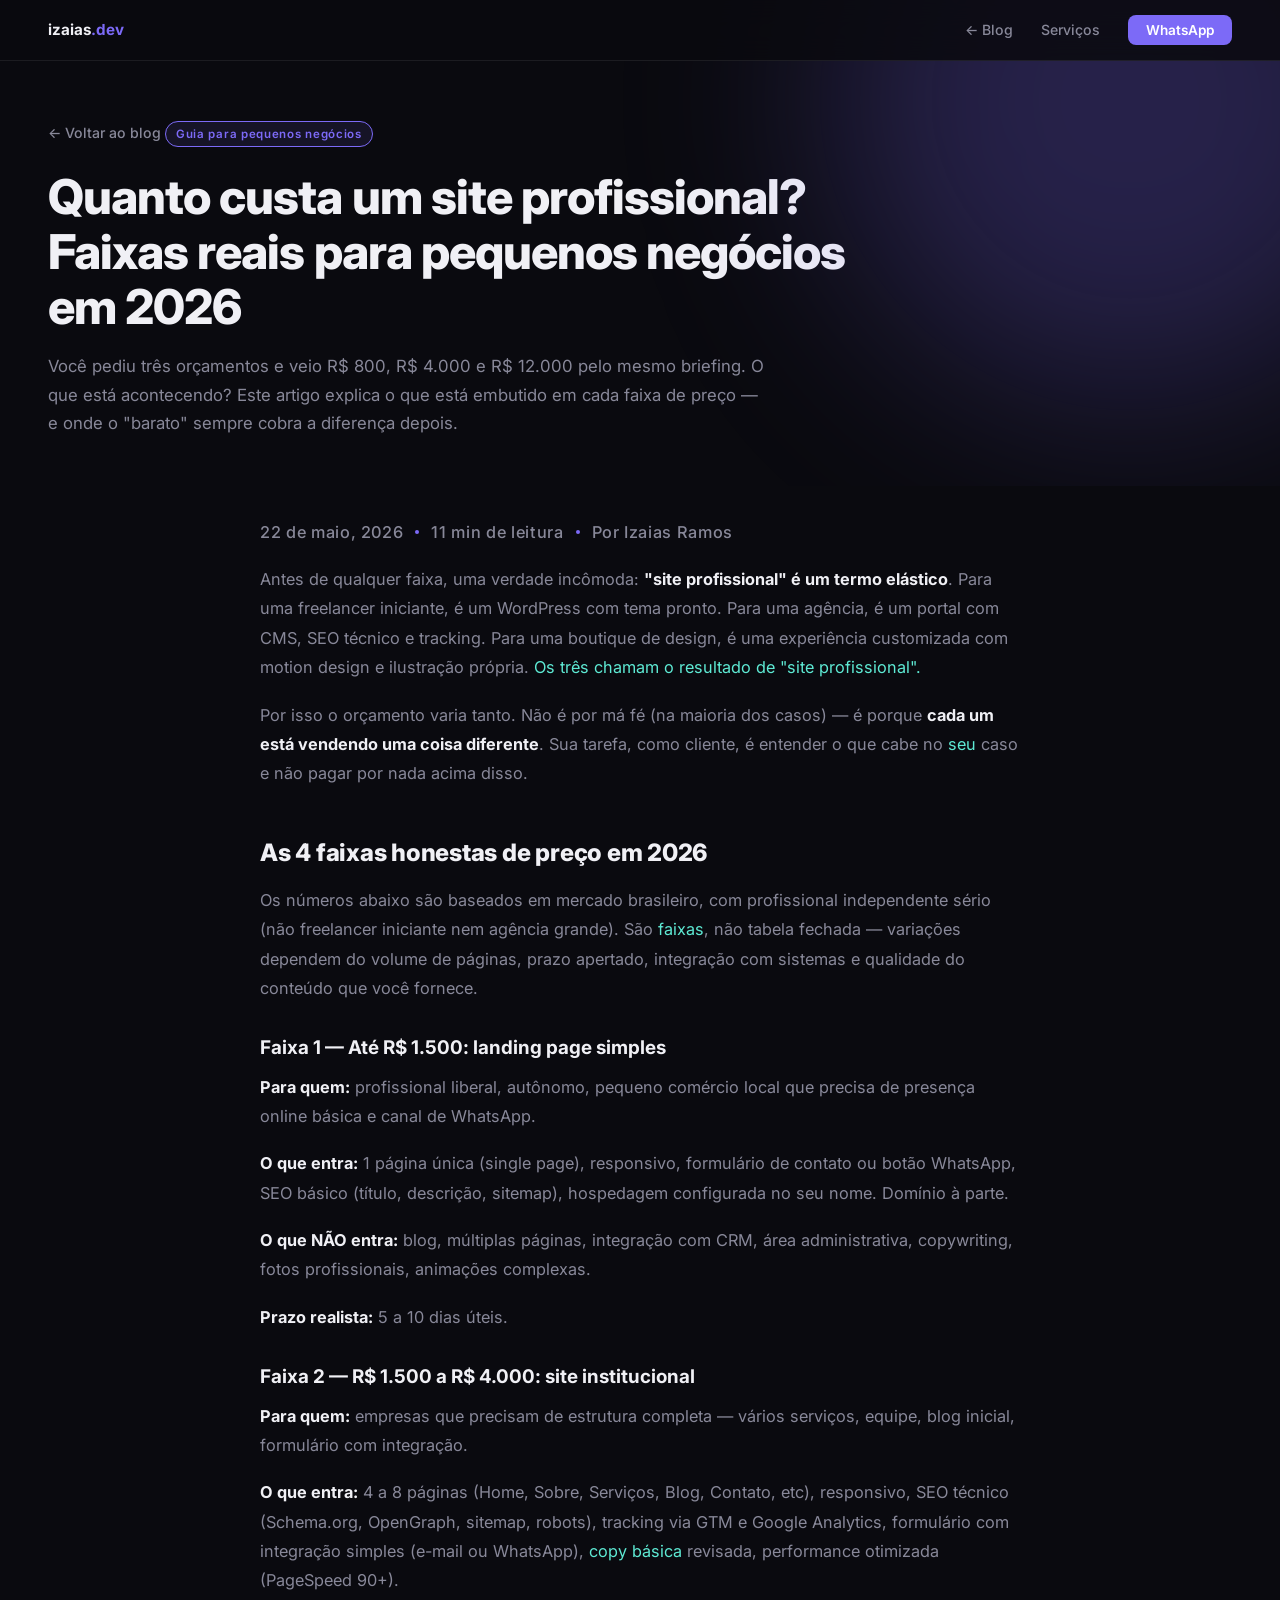
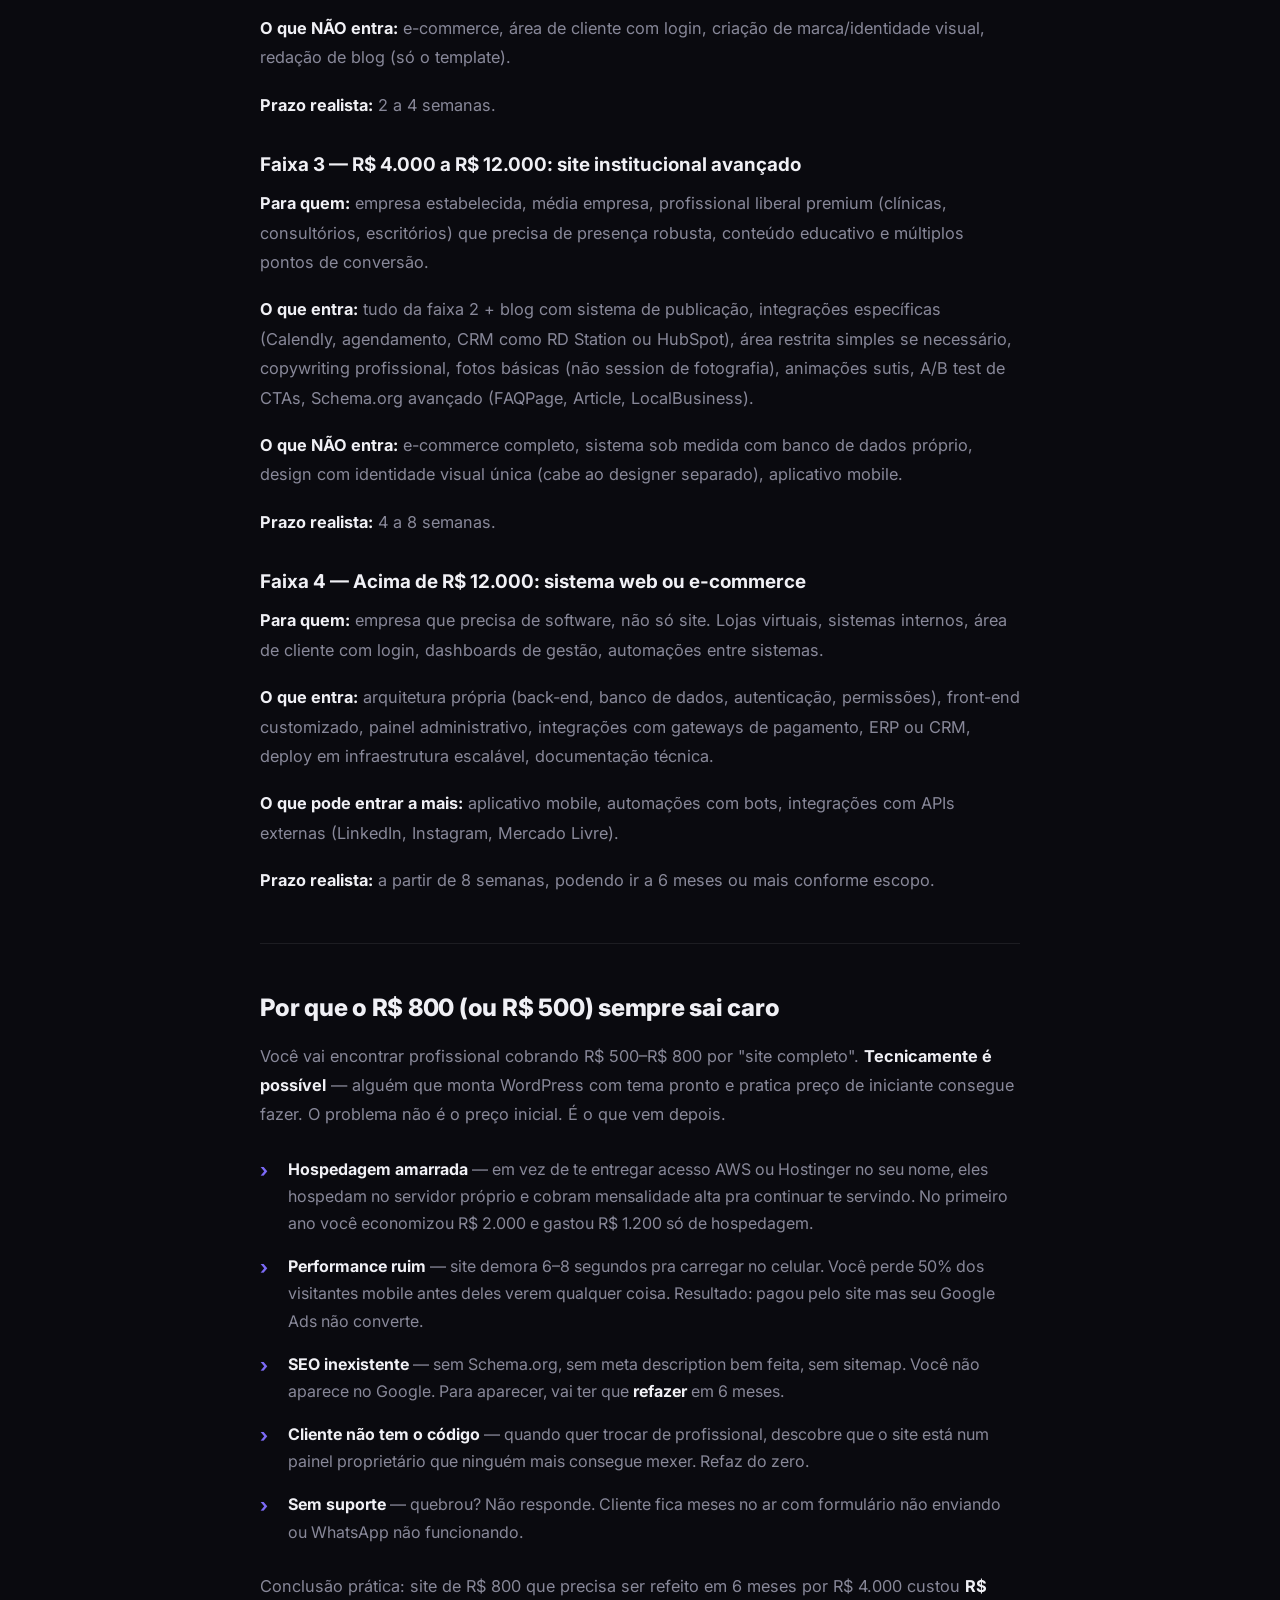
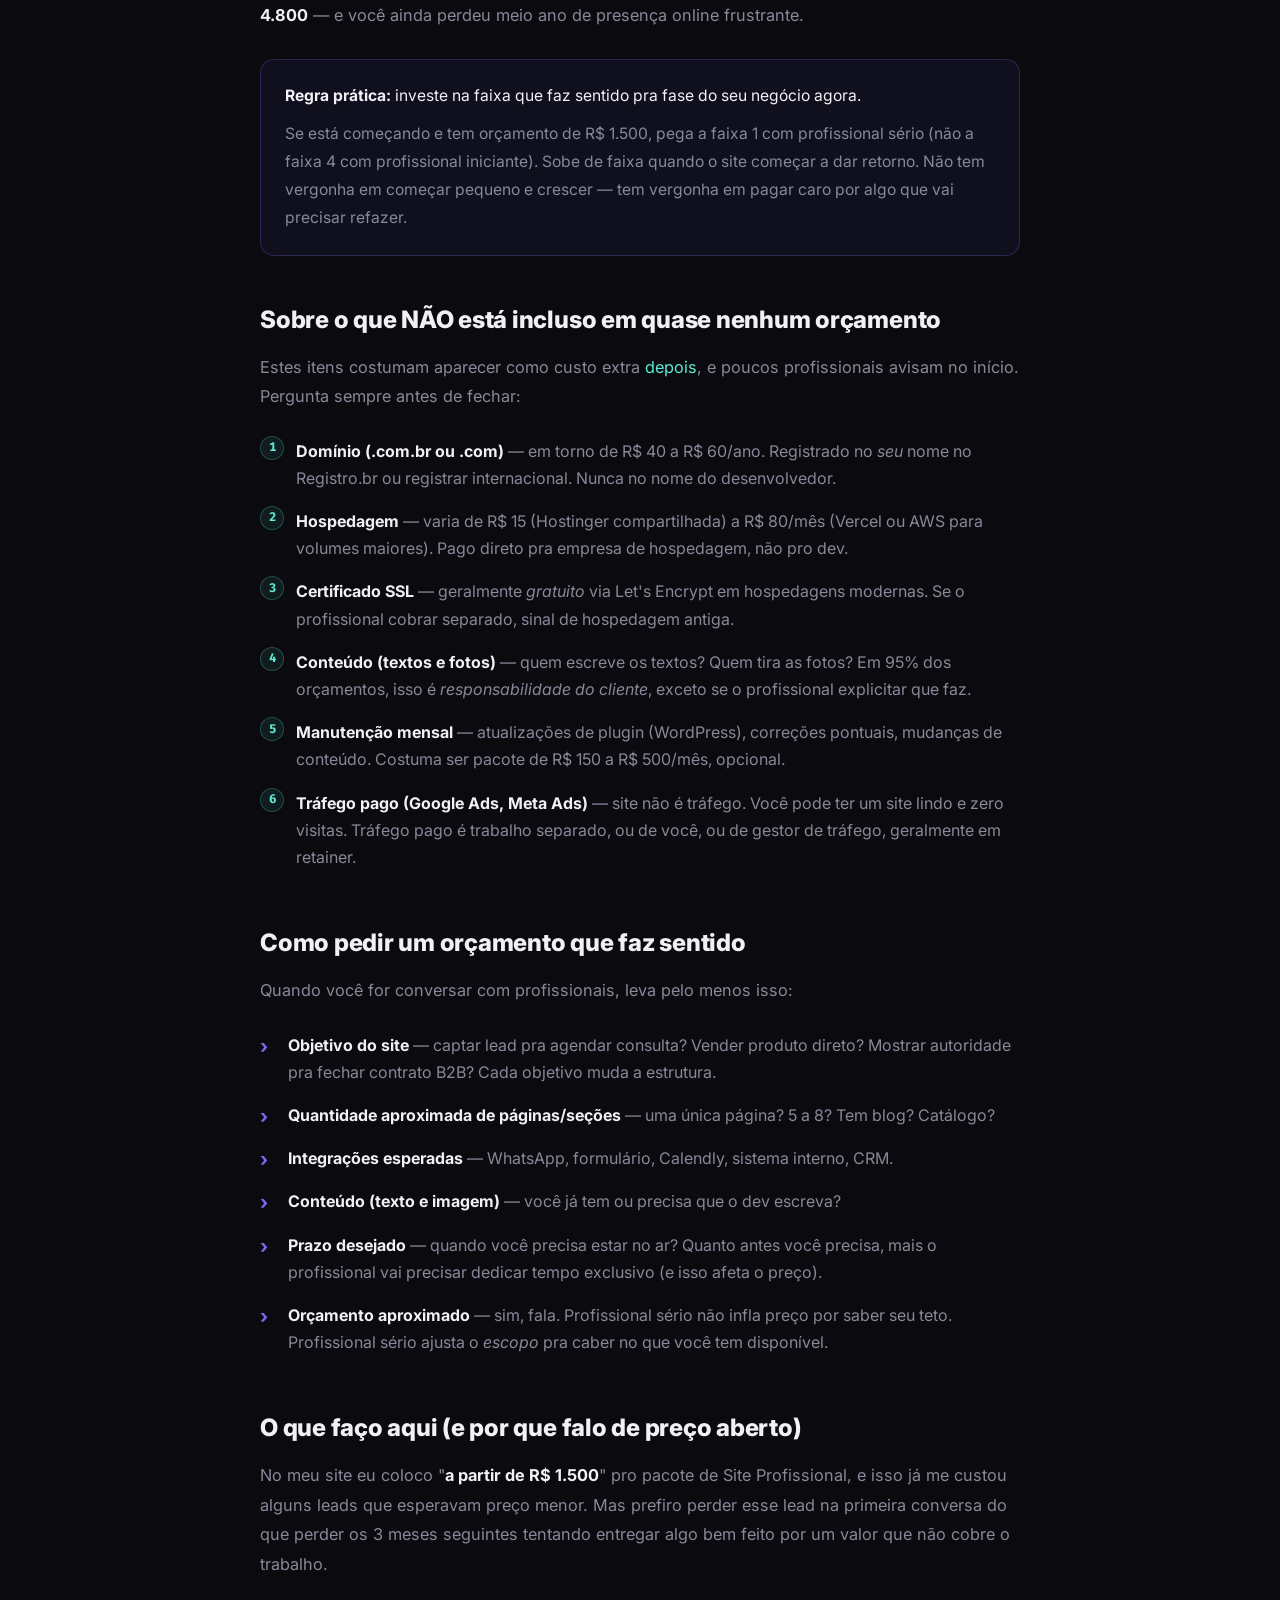
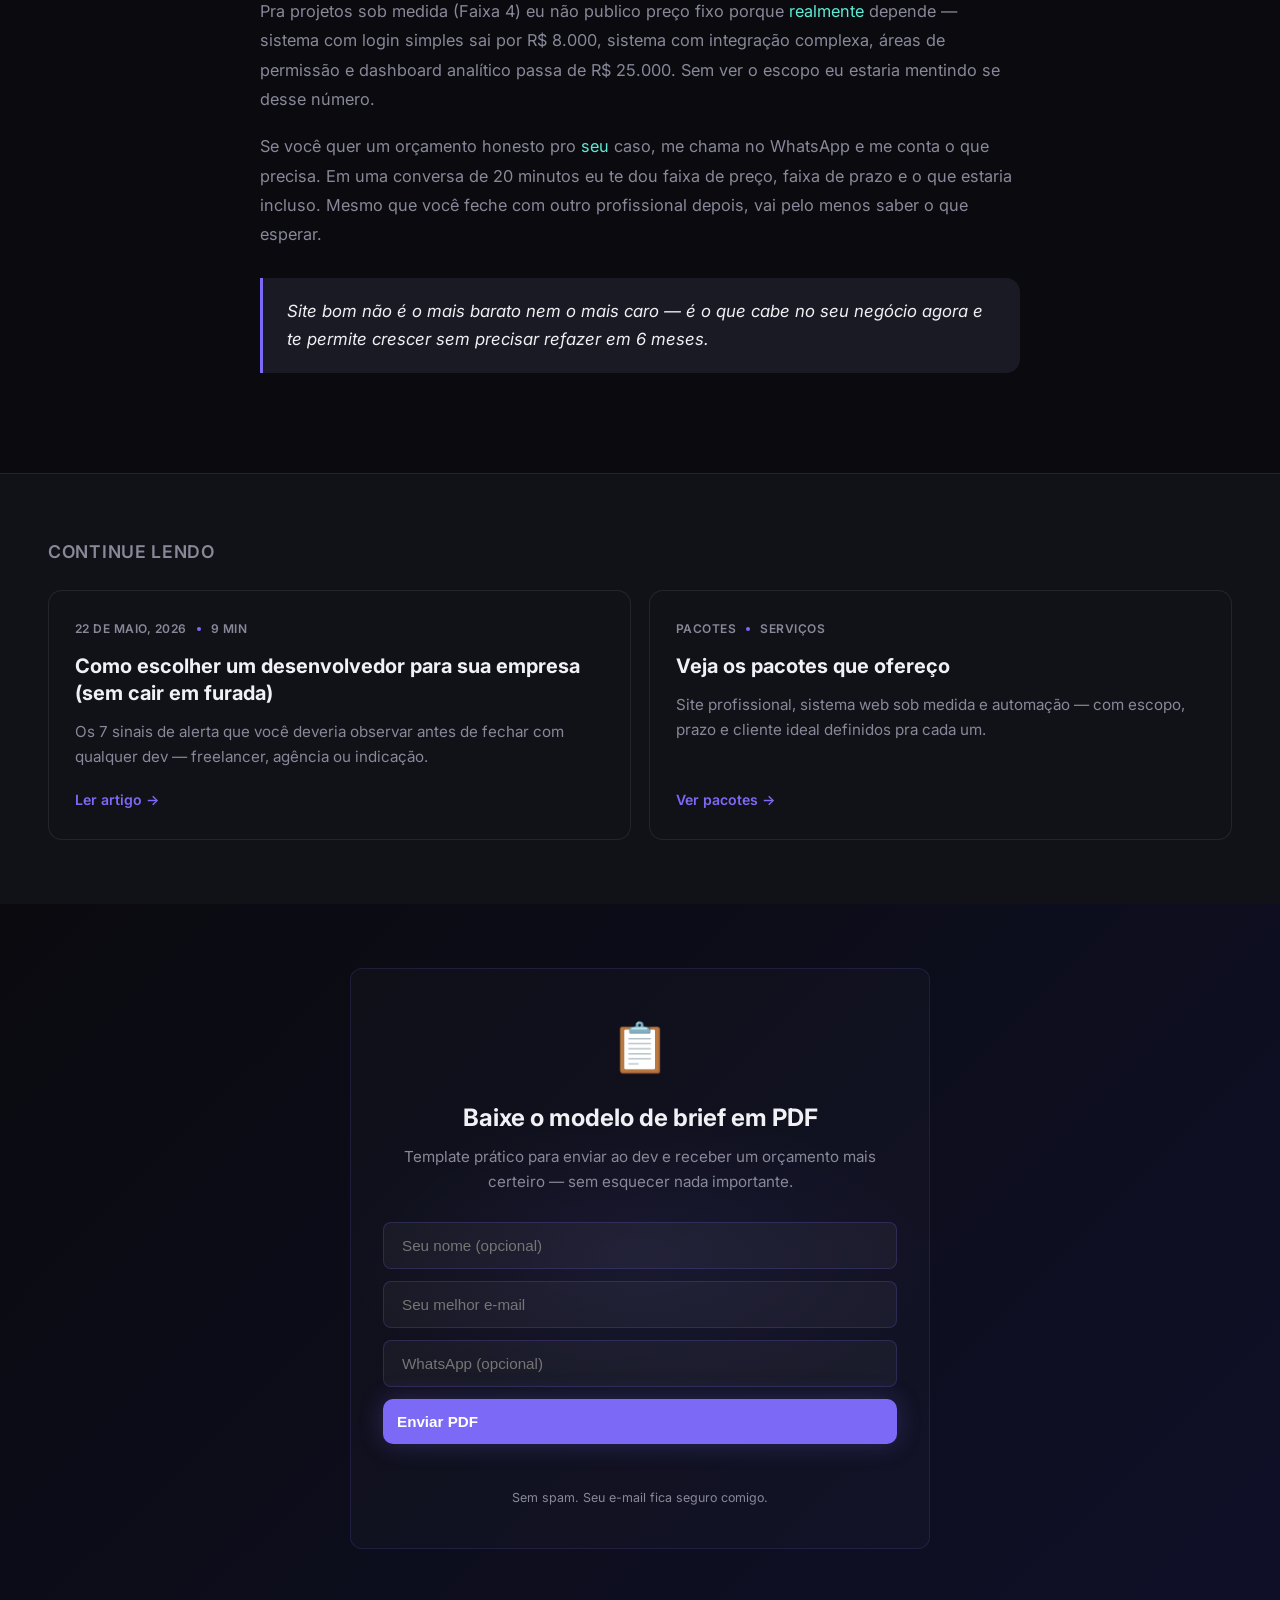
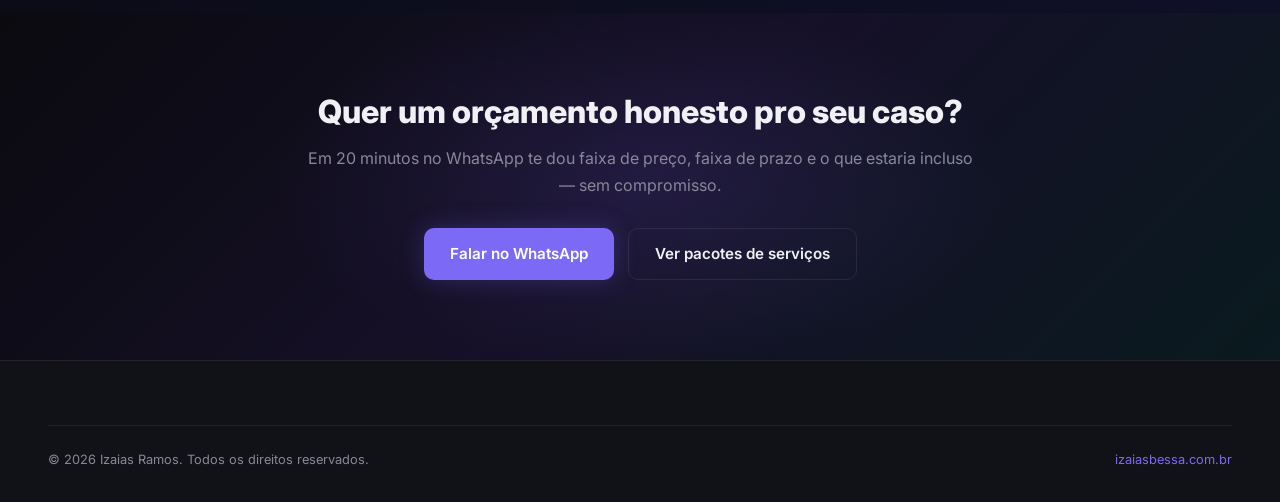
<file: blog/site-profissional-quanto-custa/index.html>
<!DOCTYPE html>
<html lang="pt-BR">
<head>
  <meta charset="UTF-8" />
  <meta name="viewport" content="width=device-width, initial-scale=1.0" />
  <title>Quanto custa um site profissional? Faixas reais para pequenos negócios em 2026 | Izaias Ramos</title>
  <meta name="description" content="Por que o mesmo site pode custar R$ 800 ou R$ 15.000 — e por que o barato sempre sai caro depois. Faixas honestas de preço por tipo de projeto, com o que está incluído (e o que não está)." />
  <meta name="robots" content="index, follow" />
  <meta name="author" content="Izaias Ramos" />
  <link rel="canonical" href="https://www.izaiasbessa.com.br/blog/site-profissional-quanto-custa/" />
  <link rel="icon" type="image/svg+xml" href="../../assets/favicon.svg" />
  <link rel="shortcut icon" href="../../assets/favicon.svg" />
  <link rel="apple-touch-icon" href="../../assets/favicon.svg" />
  <meta name="theme-color" content="#0a0a0f" />

  <!-- Open Graph -->
  <meta property="og:locale" content="pt_BR" />
  <meta property="og:type" content="article" />
  <meta property="og:title" content="Quanto custa um site profissional? Faixas reais para pequenos negócios em 2026" />
  <meta property="og:description" content="Por que o mesmo site pode custar R$ 800 ou R$ 15.000. Faixas honestas de preço com o que está incluído (e o que não está)." />
  <meta property="og:url" content="https://www.izaiasbessa.com.br/blog/site-profissional-quanto-custa/" />
  <meta property="og:site_name" content="Izaias Ramos Dev" />
  <meta property="og:image" content="https://github.com/izaiasramos.png" />

  <!-- Twitter Card -->
  <meta name="twitter:card" content="summary_large_image" />
  <meta name="twitter:title" content="Quanto custa um site profissional em 2026?" />
  <meta name="twitter:description" content="Faixas honestas de preço para pequenos negócios, com o que está incluído (e o que não está)." />
  <meta name="twitter:image" content="https://github.com/izaiasramos.png" />

  <!-- Schema.org Article -->
  <script type="application/ld+json">
  {
    "@context": "https://schema.org",
    "@type": "BlogPosting",
    "headline": "Quanto custa um site profissional? Faixas reais para pequenos negócios em 2026",
    "description": "Por que o mesmo site pode custar R$ 800 ou R$ 15.000 — e por que o barato sempre sai caro depois. Faixas honestas de preço por tipo de projeto, com o que está incluído (e o que não está).",
    "url": "https://www.izaiasbessa.com.br/blog/site-profissional-quanto-custa/",
    "datePublished": "2026-05-22",
    "dateModified": "2026-05-22",
    "inLanguage": "pt-BR",
    "author": {
      "@type": "Person",
      "name": "Izaias Ramos",
      "url": "https://www.izaiasbessa.com.br/"
    },
    "publisher": {
      "@type": "Person",
      "name": "Izaias Ramos",
      "url": "https://www.izaiasbessa.com.br/"
    },
    "mainEntityOfPage": {
      "@type": "WebPage",
      "@id": "https://www.izaiasbessa.com.br/blog/site-profissional-quanto-custa/"
    },
    "image": "https://github.com/izaiasramos.png"
  }
  </script>

  <link rel="preconnect" href="https://fonts.googleapis.com" />
  <link rel="preconnect" href="https://fonts.gstatic.com" crossorigin />
  <link rel="dns-prefetch" href="https://www.googletagmanager.com" />
  <link rel="preload" as="style" href="https://fonts.googleapis.com/css2?family=Inter:wght@400;500;600;700;800&family=Fira+Code:wght@400;500&display=swap" onload="this.onload=null;this.rel='stylesheet'" />
  <noscript><link rel="stylesheet" href="https://fonts.googleapis.com/css2?family=Inter:wght@400;500;600;700;800&family=Fira+Code:wght@400;500&display=swap" /></noscript>

  <link rel="stylesheet" href="../../assets/css/main.css" />
  <link rel="stylesheet" href="../blog.css" />
</head>
<body>

<!-- NAV -->
<nav>
  <div class="container nav-inner">
    <a href="../../" class="nav-logo">izaias<span>.dev</span></a>
    <ul class="nav-links">
      <li><a href="../" data-section="post-quanto-custa-nav" data-button="Voltar Blog">← Blog</a></li>
      <li><a href="../../#services" data-section="post-quanto-custa-nav" data-button="Servicos">Serviços</a></li>
      <li><a href="https://wa.me/5511998110569" target="_blank" rel="noopener" data-wa-intent="blog-preco"
             class="nav-cta" data-section="post-quanto-custa-nav" data-button="WhatsApp Topo">WhatsApp</a></li>
    </ul>
  </div>
</nav>

<!-- HERO -->
<section class="blog-hero">
  <div class="container">
    <a href="../" class="blog-back" data-section="post-quanto-custa-hero" data-button="Voltar Blog">← Voltar ao blog</a>
    <p class="tag accent" style="margin-bottom:12px">Guia para pequenos negócios</p>
    <h1>Quanto custa um site profissional? Faixas reais para pequenos negócios em 2026</h1>
    <p class="blog-hero-sub">
      Você pediu três orçamentos e veio R$ 800, R$ 4.000 e R$ 12.000 pelo mesmo briefing. O que está acontecendo? Este artigo explica o que está embutido em cada faixa de preço — e onde o "barato" sempre cobra a diferença depois.
    </p>
  </div>
</section>

<!-- POST -->
<section class="blog-post">
  <div class="container">
    <div class="blog-post-body">

      <p class="blog-post-meta">
        <span>22 de maio, 2026</span>
        <span class="dot"></span>
        <span>11 min de leitura</span>
        <span class="dot"></span>
        <span>Por Izaias Ramos</span>
      </p>

      <p>
        Antes de qualquer faixa, uma verdade incômoda: <strong>"site profissional" é um termo elástico</strong>. Para uma freelancer iniciante, é um WordPress com tema pronto. Para uma agência, é um portal com CMS, SEO técnico e tracking. Para uma boutique de design, é uma experiência customizada com motion design e ilustração própria. <em>Os três chamam o resultado de "site profissional".</em>
      </p>

      <p>
        Por isso o orçamento varia tanto. Não é por má fé (na maioria dos casos) — é porque <strong>cada um está vendendo uma coisa diferente</strong>. Sua tarefa, como cliente, é entender o que cabe no <em>seu</em> caso e não pagar por nada acima disso.
      </p>

      <h2>As 4 faixas honestas de preço em 2026</h2>

      <p>
        Os números abaixo são baseados em mercado brasileiro, com profissional independente sério (não freelancer iniciante nem agência grande). São <em>faixas</em>, não tabela fechada — variações dependem do volume de páginas, prazo apertado, integração com sistemas e qualidade do conteúdo que você fornece.
      </p>

      <h3>Faixa 1 — Até R$ 1.500: landing page simples</h3>
      <p>
        <strong>Para quem:</strong> profissional liberal, autônomo, pequeno comércio local que precisa de presença online básica e canal de WhatsApp.
      </p>
      <p>
        <strong>O que entra:</strong> 1 página única (single page), responsivo, formulário de contato ou botão WhatsApp, SEO básico (título, descrição, sitemap), hospedagem configurada no seu nome. Domínio à parte.
      </p>
      <p>
        <strong>O que NÃO entra:</strong> blog, múltiplas páginas, integração com CRM, área administrativa, copywriting, fotos profissionais, animações complexas.
      </p>
      <p>
        <strong>Prazo realista:</strong> 5 a 10 dias úteis.
      </p>

      <h3>Faixa 2 — R$ 1.500 a R$ 4.000: site institucional</h3>
      <p>
        <strong>Para quem:</strong> empresas que precisam de estrutura completa — vários serviços, equipe, blog inicial, formulário com integração.
      </p>
      <p>
        <strong>O que entra:</strong> 4 a 8 páginas (Home, Sobre, Serviços, Blog, Contato, etc), responsivo, SEO técnico (Schema.org, OpenGraph, sitemap, robots), tracking via GTM e Google Analytics, formulário com integração simples (e-mail ou WhatsApp), <em>copy básica</em> revisada, performance otimizada (PageSpeed 90+).
      </p>
      <p>
        <strong>O que NÃO entra:</strong> e-commerce, área de cliente com login, criação de marca/identidade visual, redação de blog (só o template).
      </p>
      <p>
        <strong>Prazo realista:</strong> 2 a 4 semanas.
      </p>

      <h3>Faixa 3 — R$ 4.000 a R$ 12.000: site institucional avançado</h3>
      <p>
        <strong>Para quem:</strong> empresa estabelecida, média empresa, profissional liberal premium (clínicas, consultórios, escritórios) que precisa de presença robusta, conteúdo educativo e múltiplos pontos de conversão.
      </p>
      <p>
        <strong>O que entra:</strong> tudo da faixa 2 + blog com sistema de publicação, integrações específicas (Calendly, agendamento, CRM como RD Station ou HubSpot), área restrita simples se necessário, copywriting profissional, fotos básicas (não session de fotografia), animações sutis, A/B test de CTAs, Schema.org avançado (FAQPage, Article, LocalBusiness).
      </p>
      <p>
        <strong>O que NÃO entra:</strong> e-commerce completo, sistema sob medida com banco de dados próprio, design com identidade visual única (cabe ao designer separado), aplicativo mobile.
      </p>
      <p>
        <strong>Prazo realista:</strong> 4 a 8 semanas.
      </p>

      <h3>Faixa 4 — Acima de R$ 12.000: sistema web ou e-commerce</h3>
      <p>
        <strong>Para quem:</strong> empresa que precisa de software, não só site. Lojas virtuais, sistemas internos, área de cliente com login, dashboards de gestão, automações entre sistemas.
      </p>
      <p>
        <strong>O que entra:</strong> arquitetura própria (back-end, banco de dados, autenticação, permissões), front-end customizado, painel administrativo, integrações com gateways de pagamento, ERP ou CRM, deploy em infraestrutura escalável, documentação técnica.
      </p>
      <p>
        <strong>O que pode entrar a mais:</strong> aplicativo mobile, automações com bots, integrações com APIs externas (LinkedIn, Instagram, Mercado Livre).
      </p>
      <p>
        <strong>Prazo realista:</strong> a partir de 8 semanas, podendo ir a 6 meses ou mais conforme escopo.
      </p>

      <hr/>

      <h2>Por que o R$ 800 (ou R$ 500) sempre sai caro</h2>

      <p>
        Você vai encontrar profissional cobrando R$ 500–R$ 800 por "site completo". <strong>Tecnicamente é possível</strong> — alguém que monta WordPress com tema pronto e pratica preço de iniciante consegue fazer. O problema não é o preço inicial. É o que vem depois.
      </p>

      <ul>
        <li><strong>Hospedagem amarrada</strong> — em vez de te entregar acesso AWS ou Hostinger no seu nome, eles hospedam no servidor próprio e cobram mensalidade alta pra continuar te servindo. No primeiro ano você economizou R$ 2.000 e gastou R$ 1.200 só de hospedagem.</li>
        <li><strong>Performance ruim</strong> — site demora 6–8 segundos pra carregar no celular. Você perde 50% dos visitantes mobile antes deles verem qualquer coisa. Resultado: pagou pelo site mas seu Google Ads não converte.</li>
        <li><strong>SEO inexistente</strong> — sem Schema.org, sem meta description bem feita, sem sitemap. Você não aparece no Google. Para aparecer, vai ter que <strong>refazer</strong> em 6 meses.</li>
        <li><strong>Cliente não tem o código</strong> — quando quer trocar de profissional, descobre que o site está num painel proprietário que ninguém mais consegue mexer. Refaz do zero.</li>
        <li><strong>Sem suporte</strong> — quebrou? Não responde. Cliente fica meses no ar com formulário não enviando ou WhatsApp não funcionando.</li>
      </ul>

      <p>
        Conclusão prática: site de R$ 800 que precisa ser refeito em 6 meses por R$ 4.000 custou <strong>R$ 4.800</strong> — e você ainda perdeu meio ano de presença online frustrante.
      </p>

      <div class="blog-callout">
        <p><strong>Regra prática:</strong> investe na faixa que faz sentido pra fase do seu negócio agora.</p>
        <p>Se está começando e tem orçamento de R$ 1.500, pega a faixa 1 com profissional sério (não a faixa 4 com profissional iniciante). Sobe de faixa quando o site começar a dar retorno. Não tem vergonha em começar pequeno e crescer — tem vergonha em pagar caro por algo que vai precisar refazer.</p>
      </div>

      <h2>Sobre o que NÃO está incluso em quase nenhum orçamento</h2>

      <p>
        Estes itens costumam aparecer como custo extra <em>depois</em>, e poucos profissionais avisam no início. Pergunta sempre antes de fechar:
      </p>

      <ol>
        <li><strong>Domínio (.com.br ou .com)</strong> — em torno de R$ 40 a R$ 60/ano. Registrado no <em>seu</em> nome no Registro.br ou registrar internacional. Nunca no nome do desenvolvedor.</li>
        <li><strong>Hospedagem</strong> — varia de R$ 15 (Hostinger compartilhada) a R$ 80/mês (Vercel ou AWS para volumes maiores). Pago direto pra empresa de hospedagem, não pro dev.</li>
        <li><strong>Certificado SSL</strong> — geralmente <em>gratuito</em> via Let's Encrypt em hospedagens modernas. Se o profissional cobrar separado, sinal de hospedagem antiga.</li>
        <li><strong>Conteúdo (textos e fotos)</strong> — quem escreve os textos? Quem tira as fotos? Em 95% dos orçamentos, isso é <em>responsabilidade do cliente</em>, exceto se o profissional explicitar que faz.</li>
        <li><strong>Manutenção mensal</strong> — atualizações de plugin (WordPress), correções pontuais, mudanças de conteúdo. Costuma ser pacote de R$ 150 a R$ 500/mês, opcional.</li>
        <li><strong>Tráfego pago (Google Ads, Meta Ads)</strong> — site não é tráfego. Você pode ter um site lindo e zero visitas. Tráfego pago é trabalho separado, ou de você, ou de gestor de tráfego, geralmente em retainer.</li>
      </ol>

      <h2>Como pedir um orçamento que faz sentido</h2>

      <p>
        Quando você for conversar com profissionais, leva pelo menos isso:
      </p>

      <ul>
        <li><strong>Objetivo do site</strong> — captar lead pra agendar consulta? Vender produto direto? Mostrar autoridade pra fechar contrato B2B? Cada objetivo muda a estrutura.</li>
        <li><strong>Quantidade aproximada de páginas/seções</strong> — uma única página? 5 a 8? Tem blog? Catálogo?</li>
        <li><strong>Integrações esperadas</strong> — WhatsApp, formulário, Calendly, sistema interno, CRM.</li>
        <li><strong>Conteúdo (texto e imagem)</strong> — você já tem ou precisa que o dev escreva?</li>
        <li><strong>Prazo desejado</strong> — quando você precisa estar no ar? Quanto antes você precisa, mais o profissional vai precisar dedicar tempo exclusivo (e isso afeta o preço).</li>
        <li><strong>Orçamento aproximado</strong> — sim, fala. Profissional sério não infla preço por saber seu teto. Profissional sério ajusta o <em>escopo</em> pra caber no que você tem disponível.</li>
      </ul>

      <h2>O que faço aqui (e por que falo de preço aberto)</h2>

      <p>
        No meu site eu coloco "<strong>a partir de R$ 1.500</strong>" pro pacote de Site Profissional, e isso já me custou alguns leads que esperavam preço menor. Mas prefiro perder esse lead na primeira conversa do que perder os 3 meses seguintes tentando entregar algo bem feito por um valor que não cobre o trabalho.
      </p>

      <p>
        Pra projetos sob medida (Faixa 4) eu não publico preço fixo porque <em>realmente</em> depende — sistema com login simples sai por R$ 8.000, sistema com integração complexa, áreas de permissão e dashboard analítico passa de R$ 25.000. Sem ver o escopo eu estaria mentindo se desse número.
      </p>

      <p>
        Se você quer um orçamento honesto pro <em>seu</em> caso, me chama no WhatsApp e me conta o que precisa. Em uma conversa de 20 minutos eu te dou faixa de preço, faixa de prazo e o que estaria incluso. Mesmo que você feche com outro profissional depois, vai pelo menos saber o que esperar.
      </p>

      <blockquote>
        Site bom não é o mais barato nem o mais caro — é o que cabe no seu negócio agora e te permite crescer sem precisar refazer em 6 meses.
      </blockquote>

    </div>
  </div>
</section>

<!-- RELATED -->
<section class="blog-related">
  <div class="container">
    <h3>Continue lendo</h3>
    <div class="blog-related-grid">
      <a href="../como-escolher-desenvolvedor-pme/" class="blog-card" data-section="post-quanto-custa-related" data-button="Post Escolher Desenvolvedor">
        <div class="blog-card-meta">
          <span>22 de maio, 2026</span>
          <span class="dot"></span>
          <span>9 min</span>
        </div>
        <h2>Como escolher um desenvolvedor para sua empresa (sem cair em furada)</h2>
        <p>
          Os 7 sinais de alerta que você deveria observar antes de fechar com qualquer dev — freelancer, agência ou indicação.
        </p>
        <span class="blog-card-cta">Ler artigo →</span>
      </a>
      <a href="../../#services" class="blog-card" data-section="post-quanto-custa-related" data-button="Ver Servicos">
        <div class="blog-card-meta">
          <span>Pacotes</span>
          <span class="dot"></span>
          <span>Serviços</span>
        </div>
        <h2>Veja os pacotes que ofereço</h2>
        <p>
          Site profissional, sistema web sob medida e automação — com escopo, prazo e cliente ideal definidos pra cada um.
        </p>
        <span class="blog-card-cta">Ver pacotes →</span>
      </a>
    </div>
  </div>
</section>

<!-- Lead Magnet -->
<section class="lead-magnet">
  <div class="container">
    <div class="lead-magnet-inner">
      <div class="lead-magnet-icon">📋</div>
      <h3 class="lead-magnet-title">Baixe o modelo de brief em PDF</h3>
      <p class="lead-magnet-desc">
        Template prático para enviar ao dev e receber um orçamento mais certeiro — sem esquecer nada importante.
      </p>
      <form class="lead-magnet-form" data-pdf-type="brief">
        <input type="text" name="website" style="display:none" tabindex="-1" autocomplete="off" />
        <input type="text" name="name" placeholder="Seu nome (opcional)" class="lead-magnet-input" />
        <input type="email" name="email" placeholder="Seu melhor e-mail" class="lead-magnet-input" required />
        <input type="tel" name="whatsapp" placeholder="WhatsApp (opcional)" class="lead-magnet-input" />
        <button type="submit" class="btn btn-primary" data-section="post-preco-lead-magnet" data-button="Baixar Brief PDF">
          Enviar PDF
        </button>
      </form>
      <p class="lead-magnet-status"></p>
      <p class="lead-magnet-privacy">Sem spam. Seu e-mail fica seguro comigo.</p>
    </div>
  </div>
</section>

<!-- CTA -->
<section class="blog-cta">
  <div class="container">
    <div class="blog-cta-inner">
      <h2>Quer um orçamento honesto pro seu caso?</h2>
      <p>Em 20 minutos no WhatsApp te dou faixa de preço, faixa de prazo e o que estaria incluso — sem compromisso.</p>
      <div class="blog-cta-actions">
        <a href="https://wa.me/5511998110569" target="_blank" rel="noopener" data-wa-intent="blog-preco"
           class="btn btn-primary"
           data-section="post-quanto-custa-cta-final" data-button="WhatsApp Final">
          Falar no WhatsApp
        </a>
        <a href="../../#services" class="btn btn-ghost" data-section="post-quanto-custa-cta-final" data-button="Ver Servicos">
          Ver pacotes de serviços
        </a>
      </div>
    </div>
  </div>
</section>

<!-- FOOTER -->
<footer>
  <div class="container">
    <div class="footer-bottom">
      <span>© 2026 Izaias Ramos. Todos os direitos reservados.</span>
      <a href="../../">izaiasbessa.com.br</a>
    </div>
  </div>
</footer>

<!-- Google Tag Manager -->
<script>(function (w, d, s, l, i) {
    w[l] = w[l] || []; w[l].push({
      'gtm.start':
        new Date().getTime(), event: 'gtm.js'
    }); var f = d.getElementsByTagName(s)[0],
      j = d.createElement(s), dl = l != 'dataLayer' ? '&l=' + l : ''; j.async = true; j.src =
        'https://www.googletagmanager.com/gtm.js?id=' + i + dl; f.parentNode.insertBefore(j, f);
  })(window, document, 'script', 'dataLayer', 'GTM-M8SWJWWD');</script>
<!-- End Google Tag Manager -->

<!-- Google Tag Manager (noscript) -->
<noscript><iframe src="https://www.googletagmanager.com/ns.html?id=GTM-M8SWJWWD" height="0" width="0" style="display:none;visibility:hidden"></iframe></noscript>
<!-- End Google Tag Manager (noscript) -->

<script src="../../assets/js/main.js" defer></script>
</body>
</html>
</file>
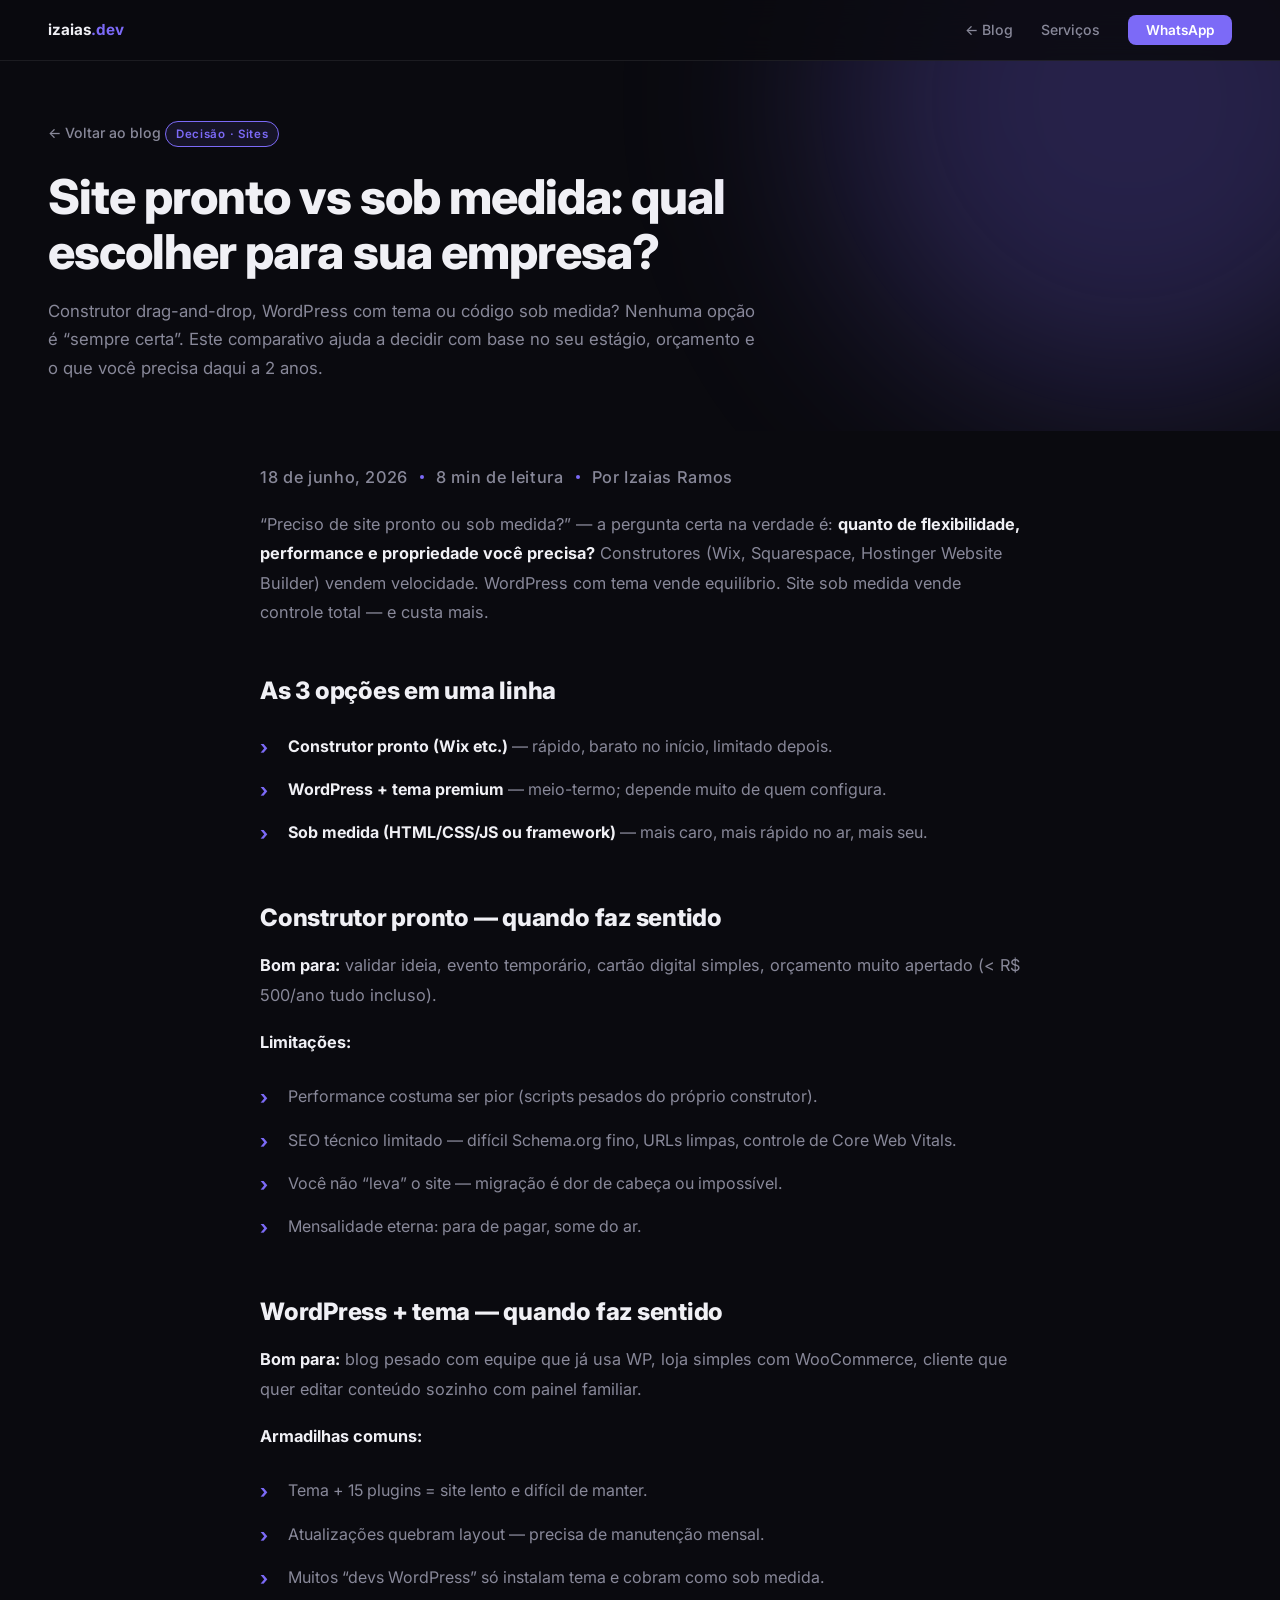
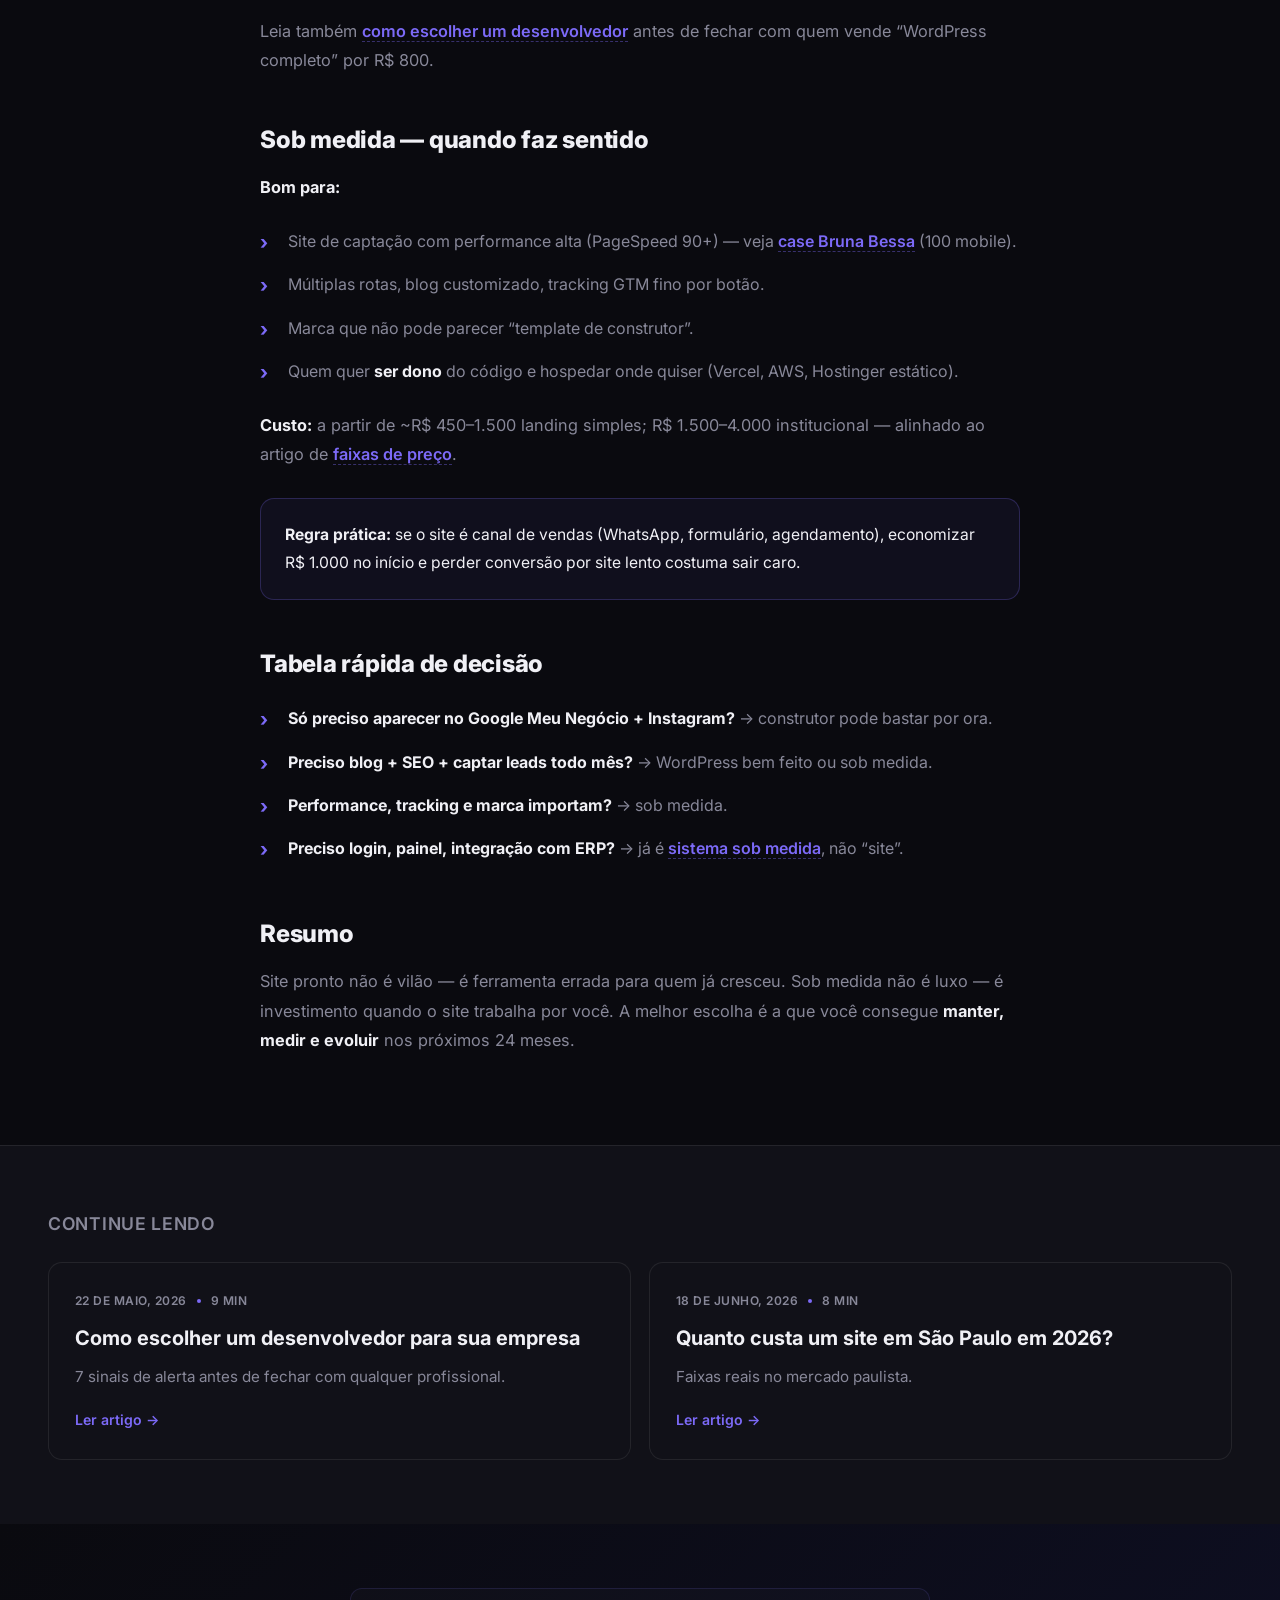
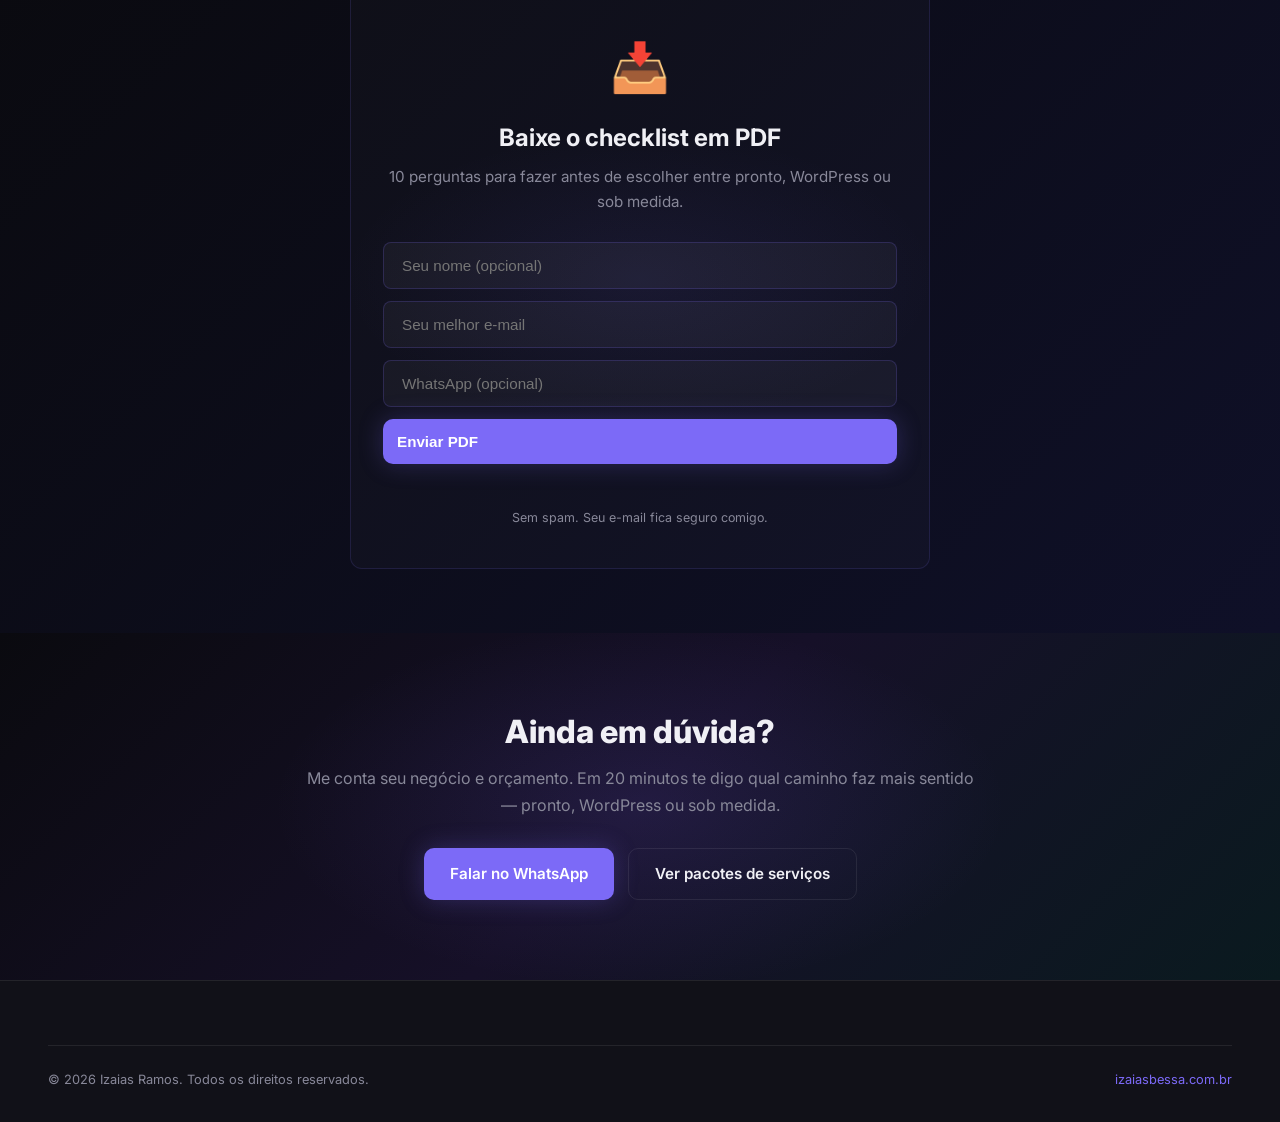
<file: blog/site-pronto-vs-sob-medida-pme/index.html>
<!DOCTYPE html>
<html lang="pt-BR">
<head>
  <meta charset="UTF-8" />
  <meta name="viewport" content="width=device-width, initial-scale=1.0" />
  <title>Site pronto vs sob medida: qual escolher para seu negócio? | Izaias Ramos</title>
  <meta name="description" content="Wix, WordPress com tema ou site sob medida? Comparativo honesto para pequenos negócios — custo, prazo, limitações e quando cada opção faz sentido." />
  <meta name="robots" content="index, follow" />
  <meta name="author" content="Izaias Ramos" />
  <link rel="canonical" href="https://www.izaiasbessa.com.br/blog/site-pronto-vs-sob-medida-pme/" />
  <link rel="icon" type="image/svg+xml" href="../../assets/favicon.svg" />
  <link rel="shortcut icon" href="../../assets/favicon.svg" />
  <link rel="apple-touch-icon" href="../../assets/favicon.svg" />
  <meta name="theme-color" content="#0a0a0f" />
  <meta property="og:locale" content="pt_BR" />
  <meta property="og:type" content="article" />
  <meta property="og:title" content="Site pronto vs sob medida: qual escolher para seu negócio?" />
  <meta property="og:description" content="Wix, WordPress ou site sob medida? Comparativo honesto para pequenos negócios." />
  <meta property="og:url" content="https://www.izaiasbessa.com.br/blog/site-pronto-vs-sob-medida-pme/" />
  <meta property="og:site_name" content="Izaias Ramos Dev" />
  <meta property="og:image" content="https://github.com/izaiasramos.png" />
  <meta name="twitter:card" content="summary_large_image" />
  <meta name="twitter:title" content="Site pronto vs sob medida para pequeno negócio" />
  <meta name="twitter:description" content="Comparativo honesto: Wix, WordPress e site sob medida." />
  <meta name="twitter:image" content="https://github.com/izaiasramos.png" />
  <script type="application/ld+json">
  {
    "@context": "https://schema.org",
    "@type": "BlogPosting",
    "headline": "Site pronto vs sob medida: qual escolher para seu negócio?",
    "description": "Wix, WordPress com tema ou site sob medida? Comparativo honesto para pequenos negócios.",
    "url": "https://www.izaiasbessa.com.br/blog/site-pronto-vs-sob-medida-pme/",
    "datePublished": "2026-06-18",
    "dateModified": "2026-06-18",
    "inLanguage": "pt-BR",
    "author": { "@type": "Person", "name": "Izaias Ramos", "url": "https://www.izaiasbessa.com.br/" },
    "publisher": { "@type": "Person", "name": "Izaias Ramos", "url": "https://www.izaiasbessa.com.br/" },
    "mainEntityOfPage": { "@type": "WebPage", "@id": "https://www.izaiasbessa.com.br/blog/site-pronto-vs-sob-medida-pme/" },
    "image": "https://github.com/izaiasramos.png"
  }
  </script>
  <link rel="preconnect" href="https://fonts.googleapis.com" />
  <link rel="preconnect" href="https://fonts.gstatic.com" crossorigin />
  <link rel="dns-prefetch" href="https://www.googletagmanager.com" />
  <link rel="preload" as="style" href="https://fonts.googleapis.com/css2?family=Inter:wght@400;500;600;700;800&family=Fira+Code:wght@400;500&display=swap" onload="this.onload=null;this.rel='stylesheet'" />
  <noscript><link rel="stylesheet" href="https://fonts.googleapis.com/css2?family=Inter:wght@400;500;600;700;800&family=Fira+Code:wght@400;500&display=swap" /></noscript>
  <link rel="stylesheet" href="../../assets/css/main.css" />
  <link rel="stylesheet" href="../blog.css" />
</head>
<body>

<nav>
  <div class="container nav-inner">
    <a href="../../" class="nav-logo">izaias<span>.dev</span></a>
    <ul class="nav-links">
      <li><a href="../" data-section="post-pronto-nav" data-button="Voltar Blog">← Blog</a></li>
      <li><a href="../../#services" data-section="post-pronto-nav" data-button="Servicos">Serviços</a></li>
      <li><a href="https://wa.me/5511998110569" target="_blank" rel="noopener" data-wa-intent="blog-pronto-medida"
             class="nav-cta" data-section="post-pronto-nav" data-button="WhatsApp Topo">WhatsApp</a></li>
    </ul>
  </div>
</nav>

<section class="blog-hero">
  <div class="container">
    <a href="../" class="blog-back" data-section="post-pronto-hero" data-button="Voltar Blog">← Voltar ao blog</a>
    <p class="tag accent" style="margin-bottom:12px">Decisão · Sites</p>
    <h1>Site pronto vs sob medida: qual escolher para sua empresa?</h1>
    <p class="blog-hero-sub">
      Construtor drag-and-drop, WordPress com tema ou código sob medida? Nenhuma opção é “sempre certa”. Este comparativo ajuda a decidir com base no seu estágio, orçamento e o que você precisa daqui a 2 anos.
    </p>
  </div>
</section>

<section class="blog-post">
  <div class="container">
    <div class="blog-post-body">
      <p class="blog-post-meta">
        <span>18 de junho, 2026</span>
        <span class="dot"></span>
        <span>8 min de leitura</span>
        <span class="dot"></span>
        <span>Por Izaias Ramos</span>
      </p>

      <p>
        “Preciso de site pronto ou sob medida?” — a pergunta certa na verdade é: <strong>quanto de flexibilidade, performance e propriedade você precisa?</strong>
        Construtores (Wix, Squarespace, Hostinger Website Builder) vendem velocidade. WordPress com tema vende equilíbrio. Site sob medida vende controle total — e custa mais.
      </p>

      <h2>As 3 opções em uma linha</h2>

      <ul>
        <li><strong>Construtor pronto (Wix etc.)</strong> — rápido, barato no início, limitado depois.</li>
        <li><strong>WordPress + tema premium</strong> — meio-termo; depende muito de quem configura.</li>
        <li><strong>Sob medida (HTML/CSS/JS ou framework)</strong> — mais caro, mais rápido no ar, mais seu.</li>
      </ul>

      <h2>Construtor pronto — quando faz sentido</h2>

      <p><strong>Bom para:</strong> validar ideia, evento temporário, cartão digital simples, orçamento muito apertado (&lt; R$ 500/ano tudo incluso).</p>
      <p><strong>Limitações:</strong></p>
      <ul>
        <li>Performance costuma ser pior (scripts pesados do próprio construtor).</li>
        <li>SEO técnico limitado — difícil Schema.org fino, URLs limpas, controle de Core Web Vitals.</li>
        <li>Você não “leva” o site — migração é dor de cabeça ou impossível.</li>
        <li>Mensalidade eterna: para de pagar, some do ar.</li>
      </ul>

      <h2>WordPress + tema — quando faz sentido</h2>

      <p><strong>Bom para:</strong> blog pesado com equipe que já usa WP, loja simples com WooCommerce, cliente que quer editar conteúdo sozinho com painel familiar.</p>
      <p><strong>Armadilhas comuns:</strong></p>
      <ul>
        <li>Tema + 15 plugins = site lento e difícil de manter.</li>
        <li>Atualizações quebram layout — precisa de manutenção mensal.</li>
        <li>Muitos “devs WordPress” só instalam tema e cobram como sob medida.</li>
      </ul>
      <p>
        Leia também <a href="../como-escolher-desenvolvedor-pme/">como escolher um desenvolvedor</a> antes de fechar com quem vende “WordPress completo” por R$ 800.
      </p>

      <h2>Sob medida — quando faz sentido</h2>

      <p><strong>Bom para:</strong></p>
      <ul>
        <li>Site de captação com performance alta (PageSpeed 90+) — veja
          <a href="../../cases/bruna-bessa/">case Bruna Bessa</a> (100 mobile).</li>
        <li>Múltiplas rotas, blog customizado, tracking GTM fino por botão.</li>
        <li>Marca que não pode parecer “template de construtor”.</li>
        <li>Quem quer <strong>ser dono</strong> do código e hospedar onde quiser (Vercel, AWS, Hostinger estático).</li>
      </ul>
      <p><strong>Custo:</strong> a partir de ~R$ 450–1.500 landing simples; R$ 1.500–4.000 institucional — alinhado ao artigo de
        <a href="../site-profissional-quanto-custa/">faixas de preço</a>.</p>

      <div class="blog-callout">
        <p><strong>Regra prática:</strong> se o site é canal de vendas (WhatsApp, formulário, agendamento), economizar R$ 1.000 no início e perder conversão por site lento costuma sair caro.</p>
      </div>

      <h2>Tabela rápida de decisão</h2>

      <ul>
        <li><strong>Só preciso aparecer no Google Meu Negócio + Instagram?</strong> → construtor pode bastar por ora.</li>
        <li><strong>Preciso blog + SEO + captar leads todo mês?</strong> → WordPress bem feito ou sob medida.</li>
        <li><strong>Performance, tracking e marca importam?</strong> → sob medida.</li>
        <li><strong>Preciso login, painel, integração com ERP?</strong> → já é <a href="../sistema-sob-medida-quando-vale-pena/">sistema sob medida</a>, não “site”.</li>
      </ul>

      <h2>Resumo</h2>

      <p>
        Site pronto não é vilão — é ferramenta errada para quem já cresceu.
        Sob medida não é luxo — é investimento quando o site trabalha por você.
        A melhor escolha é a que você consegue <strong>manter, medir e evoluir</strong> nos próximos 24 meses.
      </p>

    </div>
  </div>
</section>

<section class="blog-related">
  <div class="container">
    <h3>Continue lendo</h3>
    <div class="blog-related-grid">
      <a href="../como-escolher-desenvolvedor-pme/" class="blog-card" data-section="post-pronto-related" data-button="Post Escolher Dev">
        <div class="blog-card-meta"><span>22 de maio, 2026</span><span class="dot"></span><span>9 min</span></div>
        <h2>Como escolher um desenvolvedor para sua empresa</h2>
        <p>7 sinais de alerta antes de fechar com qualquer profissional.</p>
        <span class="blog-card-cta">Ler artigo →</span>
      </a>
      <a href="../quanto-custa-site-sao-paulo-2026/" class="blog-card" data-section="post-pronto-related" data-button="Post SP">
        <div class="blog-card-meta"><span>18 de junho, 2026</span><span class="dot"></span><span>8 min</span></div>
        <h2>Quanto custa um site em São Paulo em 2026?</h2>
        <p>Faixas reais no mercado paulista.</p>
        <span class="blog-card-cta">Ler artigo →</span>
      </a>
    </div>
  </div>
</section>

<section class="lead-magnet">
  <div class="container">
    <div class="lead-magnet-inner">
      <div class="lead-magnet-icon">📥</div>
      <h3 class="lead-magnet-title">Baixe o checklist em PDF</h3>
      <p class="lead-magnet-desc">10 perguntas para fazer antes de escolher entre pronto, WordPress ou sob medida.</p>
      <form class="lead-magnet-form" data-pdf-type="checklist">
        <input type="text" name="website" style="display:none" tabindex="-1" autocomplete="off" />
        <input type="text" name="name" placeholder="Seu nome (opcional)" class="lead-magnet-input" />
        <input type="email" name="email" placeholder="Seu melhor e-mail" class="lead-magnet-input" required />
        <input type="tel" name="whatsapp" placeholder="WhatsApp (opcional)" class="lead-magnet-input" />
        <button type="submit" class="btn btn-primary" data-section="post-pronto-lead-magnet" data-button="Baixar Checklist PDF">Enviar PDF</button>
      </form>
      <p class="lead-magnet-status"></p>
      <p class="lead-magnet-privacy">Sem spam. Seu e-mail fica seguro comigo.</p>
    </div>
  </div>
</section>

<section class="blog-cta">
  <div class="container">
    <div class="blog-cta-inner">
      <h2>Ainda em dúvida?</h2>
      <p>Me conta seu negócio e orçamento. Em 20 minutos te digo qual caminho faz mais sentido — pronto, WordPress ou sob medida.</p>
      <div class="blog-cta-actions">
        <a href="https://wa.me/5511998110569" target="_blank" rel="noopener" data-wa-intent="blog-pronto-medida"
           class="btn btn-primary" data-section="post-pronto-cta-final" data-button="WhatsApp Final">Falar no WhatsApp</a>
        <a href="../../#services" class="btn btn-ghost" data-section="post-pronto-cta-final" data-button="Ver Servicos">Ver pacotes de serviços</a>
      </div>
    </div>
  </div>
</section>

<footer>
  <div class="container">
    <div class="footer-bottom">
      <span>© 2026 Izaias Ramos. Todos os direitos reservados.</span>
      <a href="../../">izaiasbessa.com.br</a>
    </div>
  </div>
</footer>

<script>(function (w, d, s, l, i) {
  w[l] = w[l] || []; w[l].push({ 'gtm.start': new Date().getTime(), event: 'gtm.js' });
  var f = d.getElementsByTagName(s)[0], j = d.createElement(s), dl = l != 'dataLayer' ? '&l=' + l : '';
  j.async = true; j.src = 'https://www.googletagmanager.com/gtm.js?id=' + i + dl; f.parentNode.insertBefore(j, f);
})(window, document, 'script', 'dataLayer', 'GTM-M8SWJWWD');</script>
<noscript><iframe src="https://www.googletagmanager.com/ns.html?id=GTM-M8SWJWWD" height="0" width="0" style="display:none;visibility:hidden"></iframe></noscript>
<script src="../../assets/js/main.js" defer></script>
</body>
</html>
</file>
<file: assets/css/main.css>
*, *::before, *::after { box-sizing: border-box; margin: 0; padding: 0; }

:root {
  --bg: #0a0a0f;
  --bg2: #111118;
  --bg3: #1a1a24;
  --border: rgba(255,255,255,.08);
  --ink: #f0f0f5;
  --muted: #888899;
  --accent: #7c6af7;
  --accent2: #5eead4;
  --accent-glow: rgba(124,106,247,.25);
  --radius: 14px;
  --radius-sm: 8px;
  --radius-md: 12px;
  --radius-xl: 20px;
  --shadow-card: 0 4px 24px rgba(0,0,0,.22);
  --ease-out: cubic-bezier(.22, 1, .36, 1);
  --duration-fast: .2s;
  --duration-normal: .35s;
  --card-lift: -3px;
}

html { scroll-behavior: smooth; }

body {
  background: var(--bg);
  color: var(--ink);
  font-family: 'Inter', system-ui, -apple-system, sans-serif;
  font-size: 16px;
  line-height: 1.6;
  overflow-x: hidden;
}

/* ── UTILS ── */
.container { max-width: 1240px; margin: 0 auto; padding: 0 28px; }
.mono { font-family: 'Fira Code', ui-monospace, 'Cascadia Code', 'SF Mono', monospace; }
.tag {
  display: inline-block;
  font-size: .72rem;
  font-weight: 600;
  letter-spacing: .06em;
  padding: 3px 10px;
  border-radius: 99px;
  border: 1px solid var(--border);
  color: var(--muted);
  background: var(--bg3);
}
.tag.accent { border-color: var(--accent); color: var(--accent); background: rgba(124,106,247,.1); }
.tag.teal   { border-color: var(--accent2); color: var(--accent2); background: rgba(94,234,212,.1); }
.tag { transition: border-color var(--duration-fast), box-shadow var(--duration-fast); }
.tag:hover { box-shadow: 0 0 12px rgba(124,106,247,.15); }
.tag.teal:hover { box-shadow: 0 0 12px rgba(94,234,212,.15); }

section { padding: 76px 0; }

/* Below-fold: browser skips layout/paint until scroll (melhora SI no mobile) */
#about, #trust, #projects, #services, #agenda, #skills, #experience, #testimonials, #faq, #contact {
  content-visibility: auto;
  contain-intrinsic-size: auto 500px;
}

@media(max-width:720px) {
  section { padding: 44px 0; }
}
h2.section-title {
  font-size: clamp(1.6rem, 3vw, 2.2rem);
  font-weight: 800;
  margin-bottom: 8px;
}
.section-sub {
  color: var(--muted);
  font-size: 1rem;
  margin-bottom: 48px;
}

/* ── SECTION HEADER (padrão unificado) ── */
.section-header .tag { margin-bottom: 12px; }
.section-header .section-title { margin-bottom: 8px; }
.section-header .section-sub { margin-bottom: 48px; }
.section-header--center { text-align: center; }
.section-header--center .section-sub { margin-left: auto; margin-right: auto; }
.section-header--narrow { max-width: 680px; margin-left: auto; margin-right: auto; }
.section-header--compact .section-title { margin-bottom: 20px; }
.section-header--no-sub .section-sub { margin-bottom: 0; }
.section-header--faq { text-align: center; margin-bottom: 36px; }
.section-header--faq .tag { display: inline-block; }
.section-header--faq .section-sub { max-width: 640px; margin: 0 auto; }

/* ── SECTION DIVIDER ── */
section[id]:not(#hero) {
  position: relative;
}
section[id]:not(#hero)::before {
  content: '';
  position: absolute;
  top: 0;
  left: 50%;
  transform: translateX(-50%);
  width: min(240px, 50%);
  height: 1px;
  background: linear-gradient(90deg, transparent, rgba(124,106,247,.45), rgba(94,234,212,.45), transparent);
  pointer-events: none;
}

/* ── SCROLL PROGRESS ── */
.scroll-progress {
  position: fixed;
  top: 0;
  left: 0;
  right: 0;
  height: 2px;
  z-index: 101;
  background: linear-gradient(90deg, var(--accent), var(--accent2));
  transform-origin: left center;
  transform: scaleX(0);
  pointer-events: none;
}

/* ── NAV ── */
nav {
  position: fixed;
  top: 0; left: 0; right: 0;
  z-index: 100;
  background: rgba(10,10,15,.85);
  backdrop-filter: blur(14px);
  border-bottom: 1px solid var(--border);
  transition: background var(--duration-fast), box-shadow var(--duration-fast);
}
nav.nav-scrolled {
  background: rgba(10,10,15,.95);
  box-shadow: 0 4px 24px rgba(0,0,0,.28);
}
.nav-inner {
  display: flex;
  align-items: center;
  justify-content: space-between;
  height: 60px;
}
.nav-logo {
  font-weight: 700;
  font-size: .95rem;
  color: var(--ink);
  text-decoration: none;
}
.nav-logo span { color: var(--accent); }
.nav-links { display: flex; gap: 28px; list-style: none; }
.nav-links a {
  color: var(--muted);
  text-decoration: none;
  font-size: .88rem;
  font-weight: 500;
  transition: color var(--duration-fast);
  position: relative;
}
.nav-links a:hover { color: var(--ink); }
.nav-links a.active { color: var(--ink); }
.nav-links a.active::after {
  content: '';
  position: absolute;
  bottom: -6px;
  left: 0;
  right: 0;
  height: 2px;
  border-radius: 2px;
  background: linear-gradient(90deg, var(--accent), var(--accent2));
}
.nav-cta {
  background: var(--accent);
  color: #fff !important;
  padding: 7px 18px;
  border-radius: 8px;
  font-size: .85rem !important;
  font-weight: 600 !important;
  transition: opacity .2s !important;
}
.nav-cta:hover { opacity: .85; }

/* Hamburger */
.nav-hamburger {
  display: none;
  flex-direction: column;
  gap: 5px;
  background: none;
  border: none;
  cursor: pointer;
  padding: 8px;
}
.nav-hamburger span {
  display: block;
  width: 22px;
  height: 2px;
  background: var(--ink);
  border-radius: 2px;
  transition: all .25s;
}
.nav-hamburger.open span:nth-child(1) { transform: translateY(7px) rotate(45deg); }
.nav-hamburger.open span:nth-child(2) { opacity: 0; transform: scaleX(0); }
.nav-hamburger.open span:nth-child(3) { transform: translateY(-7px) rotate(-45deg); }

@media(max-width:680px) {
  .nav-links { display: none; }
  .nav-hamburger { display: flex; }
}

/* Mobile nav overlay */
.mobile-nav {
  position: fixed;
  top: 60px; left: 0; right: 0;
  background: rgba(10,10,15,.97);
  backdrop-filter: blur(20px);
  border-bottom: 1px solid var(--border);
  z-index: 99;
  max-height: 0;
  overflow: hidden;
  transition: max-height .32s ease, padding .32s ease;
}
.mobile-nav.open { max-height: 400px; padding: 12px 0 20px; }
.mobile-nav ul { list-style: none; }
.mobile-nav-link {
  display: block;
  padding: 13px 24px;
  color: var(--muted);
  text-decoration: none;
  font-size: 1rem;
  font-weight: 500;
  transition: color .2s, background .2s;
}
.mobile-nav-link:hover { color: var(--ink); background: rgba(255,255,255,.04); }
.mobile-nav-cta {
  display: block;
  margin: 10px 24px 0;
  padding: 12px 20px !important;
  background: var(--accent);
  color: #fff !important;
  border-radius: 8px;
  font-weight: 600 !important;
  text-align: center;
  text-decoration: none;
}
.mobile-nav-cta:hover { opacity: .85; background: var(--accent) !important; }

/* ── HERO ── */
#hero {
  min-height: 100vh;
  display: flex;
  align-items: center;
  padding-top: 60px;
  position: relative;
  overflow: hidden;
}
.hero-glow {
  position: absolute;
  width: 600px; height: 600px;
  border-radius: 50%;
  background: var(--accent-glow);
  filter: blur(100px);
  top: -100px; right: -150px;
  pointer-events: none;
  animation: glowBreathe 8s ease-in-out infinite;
}
.hero-glow2 {
  position: absolute;
  width: 400px; height: 400px;
  border-radius: 50%;
  background: rgba(94,234,212,.12);
  filter: blur(80px);
  bottom: 0; left: -100px;
  pointer-events: none;
  animation: glowBreathe 10s ease-in-out infinite reverse;
}
@keyframes glowBreathe {
  0%, 100% { opacity: 1; }
  50% { opacity: .55; }
}
.hero-grid-bg {
  position: absolute;
  inset: 0;
  background-image:
    linear-gradient(rgba(255,255,255,.03) 1px, transparent 1px),
    linear-gradient(90deg, rgba(255,255,255,.03) 1px, transparent 1px);
  background-size: 48px 48px;
  mask-image: radial-gradient(ellipse 80% 70% at 50% 40%, #000 20%, transparent 75%);
  pointer-events: none;
}
.hero-content { margin-top: 30px; position: relative; z-index: 1; }
.hero-grid {
  display: grid;
  grid-template-columns: minmax(0, 1fr) minmax(340px, 420px);
  gap: 48px;
  align-items: center;
  position: relative;
  z-index: 1;
}

/* Proof bar */
.hero-proof {
  display: grid;
  grid-template-columns: repeat(3, 1fr);
  gap: 10px;
  margin-bottom: 28px;
  max-width: 420px;
}
.hero-proof-item {
  padding: 14px 10px;
  background: rgba(26, 26, 36, .55);
  border: 1px solid var(--border);
  border-radius: 12px;
  text-align: center;
}
.hero-proof-num {
  font-size: 1.35rem;
  font-weight: 800;
  line-height: 1;
  background: linear-gradient(135deg, var(--accent), var(--accent2));
  -webkit-background-clip: text;
  -webkit-text-fill-color: transparent;
  background-clip: text;
}
.hero-proof-label {
  font-size: .68rem;
  color: var(--muted);
  margin-top: 6px;
  line-height: 1.3;
}

.hero-btn-secondary { padding: 13px 22px; }
.hero-mobile-cta { display: none; width: 100%; }
.hero-mobile-intents {
  display: grid;
  grid-template-columns: repeat(3, 1fr);
  gap: 8px;
  width: 100%;
}
.hero-mobile-intent {
  display: flex;
  align-items: center;
  justify-content: center;
  padding: 11px 8px;
  border-radius: 10px;
  border: 1px solid var(--border);
  background: var(--bg3);
  color: var(--ink);
  font-size: .8rem;
  font-weight: 600;
  text-decoration: none;
  text-align: center;
  transition: border-color .2s, background .2s;
}
.hero-mobile-intent:active {
  border-color: #25D366;
  background: rgba(37, 211, 102, .08);
}
.hero-mobile-row {
  display: grid;
  grid-template-columns: 1fr 1fr;
  gap: 10px;
  width: 100%;
}
.hero-mobile-row .btn {
  width: 100%;
  justify-content: center;
  padding: 12px 14px;
  font-size: .88rem;
}

/* Conversion panel */
.hero-conversion-details {
  margin-top: 30px;
  border: none;
}
.hero-conversion-summary {
  display: none;
  list-style: none;
  cursor: pointer;
}
.hero-conversion-summary::-webkit-details-marker { display: none; }

.hero-conversion {
  position: relative;
  padding: 2px;
  border-radius: 20px;
  background: linear-gradient(135deg, rgba(124,106,247,.85), rgba(94,234,212,.55), rgba(124,106,247,.65));
  box-shadow: 0 24px 64px rgba(124,106,247,.18), 0 0 0 1px rgba(255,255,255,.04);
}
.hero-conversion::before {
  content: '';
  position: absolute;
  inset: 2px;
  border-radius: 18px;
  background: rgba(10, 10, 15, .94);
  z-index: 0;
}
.hero-conversion > * {
  position: relative;
  z-index: 1;
}
.hero-conversion-head {
  display: flex;
  align-items: center;
  gap: 14px;
  padding: 24px 24px 0;
}
.hero-conversion-avatar {
  flex-shrink: 0;
  width: 52px;
  height: 52px;
  border-radius: 50%;
  overflow: hidden;
  border: 2px solid rgba(124,106,247,.45);
  box-shadow: 0 0 20px rgba(124,106,247,.25);
}
.hero-conversion-avatar img {
  width: 100%;
  height: 100%;
  object-fit: cover;
}
.hero-conversion-title {
  font-size: 1.08rem;
  font-weight: 700;
  line-height: 1.3;
  margin-bottom: 4px;
}
.hero-conversion-sub {
  font-size: .78rem;
  color: var(--muted);
  line-height: 1.4;
}

.hero-form {
  padding: 20px 24px 24px;
  background: transparent;
  border: none;
  border-radius: 0;
  backdrop-filter: none;
  margin-top: 0;
}
.hero-intent-fieldset {
  border: none;
  padding: 0;
  margin: 0 0 16px;
}
.hero-intent-legend {
  font-size: .78rem;
  font-weight: 600;
  color: var(--muted);
  margin-bottom: 10px;
  padding: 0;
}
.hero-intent-options {
  display: grid;
  grid-template-columns: repeat(3, 1fr);
  gap: 8px;
}
.hero-intent-opt {
  display: flex;
  flex-direction: column;
  align-items: center;
  gap: 4px;
  padding: 12px 8px;
  border-radius: 12px;
  border: 1px solid var(--border);
  background: rgba(26, 26, 36, .8);
  cursor: pointer;
  font-size: .78rem;
  font-weight: 600;
  text-align: center;
  transition: border-color .2s, background .2s, transform .2s;
}
.hero-intent-opt:has(input:checked) {
  border-color: var(--accent);
  background: rgba(124,106,247,.12);
  box-shadow: 0 0 0 1px rgba(124,106,247,.25);
}
.hero-intent-opt input {
  position: absolute;
  opacity: 0;
  pointer-events: none;
}
.hero-intent-emoji {
  font-size: 1.1rem;
  line-height: 1;
}
.hero-form .form-field textarea { min-height: 80px; resize: vertical; }
.btn-hero-submit {
  width: 100%;
  justify-content: center;
  padding: 15px 24px;
  font-size: 1rem;
  box-shadow: 0 0 32px var(--accent-glow);
}
.hero-conversion-trust {
  display: flex;
  flex-wrap: wrap;
  justify-content: center;
  gap: 12px 18px;
  list-style: none;
  padding: 0 24px 22px;
  font-size: .72rem;
  color: var(--muted);
}
.hero-conversion-trust li { white-space: nowrap; }

.btn-wa-hero {
  width: 100%;
  justify-content: center;
  padding: 16px 24px;
  font-size: 1rem;
  background: linear-gradient(135deg, #25D366, #128C7E);
  color: #fff;
  box-shadow: 0 8px 32px rgba(37, 211, 102, .28);
}
.btn-wa-hero:hover { opacity: .92; transform: translateY(-1px); }

.hero-wa-intents--desktop { display: flex; }

.form-honeypot {
  position: absolute;
  left: -9999px;
  width: 1px;
  height: 1px;
  opacity: 0;
  pointer-events: none;
}

@media (max-width: 960px) {
  .hero-grid {
    grid-template-columns: 1fr;
    gap: 28px;
    align-items: start;
  }
  .hero-content { margin-top: 16px; }
  .hero-proof { max-width: none; }
  .hero-proof-num { font-size: 1.2rem; }
  .hero-actions,
  .hero-wa-intents--desktop { display: none !important; }
  .hero-mobile-cta {
    display: flex;
    flex-direction: column;
    align-items: stretch;
    gap: 12px;
    margin-top: 4px;
    width: 100%;
  }
  .hero-mobile-cta > .btn-wa-hero { width: 100%; }
  .hero-conversion-details { margin-top: 8px; }
  .hero-conversion-summary {
    display: flex;
    align-items: center;
    gap: 14px;
    padding: 16px 18px;
    border-radius: 16px;
    background: rgba(26, 26, 36, .85);
    border: 1px solid rgba(124,106,247,.35);
    box-shadow: 0 8px 32px rgba(0,0,0,.25);
  }
  .hero-conversion-summary-icon {
    width: 40px;
    height: 40px;
    display: flex;
    align-items: center;
    justify-content: center;
    border-radius: 10px;
    background: rgba(124,106,247,.15);
    font-size: 1.1rem;
    flex-shrink: 0;
  }
  .hero-conversion-summary-text {
    display: flex;
    flex-direction: column;
    gap: 2px;
    flex: 1;
    text-align: left;
  }
  .hero-conversion-summary-text strong {
    font-size: .92rem;
    color: var(--ink);
  }
  .hero-conversion-summary-text small {
    font-size: .75rem;
    color: var(--muted);
  }
  .hero-conversion-summary-chevron {
    color: var(--accent);
    font-size: .85rem;
    transition: transform .25s;
  }
  .hero-conversion-details[open] .hero-conversion-summary-chevron {
    transform: rotate(180deg);
  }
  .hero-conversion-details[open] .hero-conversion-summary {
    margin-bottom: 14px;
    border-color: rgba(124,106,247,.5);
  }
  .hero-conversion { margin-top: 0; }
  #hero { min-height: auto; padding-bottom: 48px; }
}

@media (min-width: 961px) {
  .hero-conversion-details > summary { display: none; }
  .hero-conversion-details .hero-conversion { display: block; }
}
.hero-eyebrow {
  display: flex;
  align-items: center;
  gap: 10px;
  margin-bottom: 24px;
}
.hero-eyebrow span {
  font-size: .8rem;
  color: var(--muted);
  font-family: 'Fira Code', monospace;
}
.hero-dot {
  width: 8px; height: 8px;
  border-radius: 50%;
  background: var(--accent2);
  animation: pulse 2s infinite;
  flex-shrink: 0;
}
@keyframes pulse {
  0%,100% { opacity: 1; transform: scale(1); }
  50% { opacity: .5; transform: scale(1.3); }
}
.hero-title {
  font-size: clamp(2.4rem, 6vw, 4rem);
  font-weight: 800;
  line-height: 1.1;
  margin-bottom: 20px;
  letter-spacing: -.02em;
}
.hero-title .highlight {
  background: linear-gradient(135deg, var(--accent), var(--accent2), var(--accent));
  background-size: 200% auto;
  -webkit-background-clip: text;
  -webkit-text-fill-color: transparent;
  background-clip: text;
  animation: gradientShift 6s ease infinite;
}
@keyframes gradientShift {
  0%, 100% { background-position: 0% center; }
  50% { background-position: 100% center; }
}
.hero-desc {
  font-size: 1.1rem;
  color: var(--muted);
  max-width: 540px;
  margin-bottom: 28px;
  line-height: 1.7;
}
.hero-actions { display: flex; gap: 14px; flex-wrap: wrap; margin-bottom: 16px; }
.hero-wa-intents {
  display: flex;
  flex-wrap: wrap;
  align-items: center;
  gap: 10px;
  margin-bottom: 28px;
}
.hero-wa-label {
  font-size: .82rem;
  color: var(--muted);
  margin-right: 4px;
}
.wa-intent-pill {
  display: inline-flex;
  align-items: center;
  padding: 8px 14px;
  border-radius: 999px;
  border: 1px solid var(--border);
  background: var(--bg3);
  color: var(--ink);
  font-size: .82rem;
  font-weight: 600;
  text-decoration: none;
  transition: border-color .2s, color .2s, transform .2s;
}
.wa-intent-pill:hover {
  border-color: #25D366;
  color: #25D366;
  transform: translateY(-1px);
}
.contact-wa-intents {
  display: flex;
  flex-wrap: wrap;
  gap: 10px;
  margin: 16px 0 20px;
}
.btn {
  display: inline-flex;
  align-items: center;
  gap: 8px;
  padding: 13px 26px;
  border-radius: 10px;
  font-weight: 600;
  font-size: .95rem;
  text-decoration: none;
  transition: all .2s;
  cursor: pointer;
  border: none;
}
.btn-primary {
  background: var(--accent);
  color: #fff;
  box-shadow: 0 0 24px var(--accent-glow);
}
.btn-primary:hover { opacity: .88; transform: translateY(-1px); }
.btn-ghost {
  background: transparent;
  color: var(--ink);
  border: 1px solid var(--border);
}
.btn-ghost:hover { border-color: var(--accent); color: var(--accent); background: rgba(124,106,247,.07); }
.btn-sm { padding: 9px 18px; font-size: .85rem; }
.btn-block { width: 100%; justify-content: center; }
.about-actions { margin-top: 24px; display: flex; gap: 12px; flex-wrap: wrap; }

.hero-stack {
  margin-top: 56px;
  display: flex;
  align-items: center;
  gap: 12px;
  flex-wrap: wrap;
}
.hero-stack-label { font-size: .8rem; color: var(--muted); }

/* ── ABOUT ── */
#about { background: var(--bg2); }
.about-grid {
  display: grid;
  grid-template-columns: 180px 1fr 1fr;
  gap: 48px;
  align-items: start;
}
@media(max-width:860px) {
  .about-grid { grid-template-columns: 1fr; gap: 32px; }
  .about-photo { text-align: center; }
}

/* Photo */
.about-avatar {
  width: 160px;
  height: 160px;
  border-radius: 50%;
  padding: 3px;
  background: linear-gradient(135deg, var(--accent), var(--accent2));
  box-shadow: 0 0 60px var(--accent-glow);
  margin: 0 auto 16px;
}
.about-avatar img {
  width: 100%;
  height: 100%;
  border-radius: 50%;
  object-fit: cover;
  object-position: center top;
  display: block;
}
.about-status {
  display: flex;
  align-items: center;
  gap: 8px;
  justify-content: center;
  font-size: .8rem;
  color: var(--muted);
}
.about-quote {
  margin-top: 20px;
  padding: 16px 18px;
  background: var(--bg3);
  border: 1px solid var(--border);
  border-left: 3px solid var(--accent);
  border-radius: var(--radius);
  text-align: left;
}
.about-quote p {
  margin: 0;
  font-size: .88rem;
  line-height: 1.65;
  color: var(--muted);
  font-style: italic;
}
.about-quote cite {
  display: block;
  margin-top: 10px;
  font-size: .78rem;
  font-style: normal;
  color: var(--ink);
  font-weight: 600;
}

.about-text p { color: var(--muted); margin-bottom: 16px; line-height: 1.8; }
.about-text p strong { color: var(--ink); }
.about-stats {
  display: grid;
  grid-template-columns: 1fr 1fr;
  gap: 16px;
}
.stat-card {
  background: var(--bg3);
  border: 1px solid var(--border);
  border-radius: var(--radius);
  padding: 20px;
  position: relative;
  overflow: hidden;
  transition: border-color var(--duration-fast), transform var(--duration-fast);
}
.stat-card:hover { border-color: var(--accent); transform: translateY(var(--card-lift)); }
.stat-num {
  font-size: 2rem;
  font-weight: 800;
  background: linear-gradient(135deg, var(--accent), var(--accent2));
  -webkit-background-clip: text;
  -webkit-text-fill-color: transparent;
  background-clip: text;
}
.stat-label { font-size: .82rem; color: var(--muted); margin-top: 4px; }

/* ── TRUST BLOCK ── */
#trust { background: var(--bg2); position: relative; overflow: hidden; }
#trust::before {
  content: '';
  position: absolute;
  top: 50%; left: 50%;
  transform: translate(-50%, -50%);
  width: 600px; height: 300px;
  background: radial-gradient(ellipse, rgba(124,106,247,.06), transparent 70%);
  pointer-events: none;
}
.trust-clients {
  display: grid;
  grid-template-columns: repeat(auto-fit, minmax(200px, 1fr));
  gap: 16px;
  margin-bottom: 48px;
  position: relative;
}
.trust-client-card {
  background: var(--bg3);
  border: 1px solid var(--border);
  border-radius: var(--radius);
  padding: 24px 20px;
  text-align: center;
  position: relative;
  overflow: hidden;
  transition: border-color var(--duration-fast), transform var(--duration-fast);
}
.trust-client-card:hover { border-color: var(--accent); transform: translateY(var(--card-lift)); }
.client-mark {
  width: 48px;
  height: 48px;
  margin: 0 auto 12px;
  border-radius: 12px;
  display: flex;
  align-items: center;
  justify-content: center;
  font-size: .78rem;
  font-weight: 700;
  font-family: 'Fira Code', monospace;
  letter-spacing: .04em;
  border: 1px solid var(--border);
  background: var(--bg);
  color: var(--ink);
}
.client-mark--lg { width: 56px; height: 56px; font-size: .85rem; border-radius: 14px; }
.client-mark--smartfit { border-color: rgba(255,229,0,.35); color: #ffe500; }
.client-mark--amazonia { border-color: rgba(59,130,246,.35); color: #60a5fa; }
.client-mark--psi { border-color: rgba(124,106,247,.35); color: var(--accent); }
.client-mark--robozee { border-color: rgba(34,211,238,.35); color: var(--accent2); }
.client-mark--admanager { border-color: rgba(168,85,247,.35); color: #a855f7; }
.trust-client-name { font-size: .98rem; font-weight: 700; color: var(--ink); margin-bottom: 6px; }
.trust-client-stat {
  font-size: .8rem;
  font-weight: 600;
  color: var(--accent2);
  margin-bottom: 6px;
}
.trust-client-tag {
  font-size: .76rem;
  color: var(--muted);
  font-family: 'Fira Code', monospace;
}

.trust-meta-grid {
  display: grid;
  grid-template-columns: repeat(auto-fit, minmax(280px, 1fr));
  gap: 20px;
  position: relative;
}
.trust-meta-card {
  background: var(--bg3);
  border: 1px solid var(--border);
  border-radius: var(--radius);
  padding: 24px;
  display: flex;
  flex-direction: column;
}
.trust-meta-grid--proofs {
  display: grid;
  grid-template-columns: 1fr;
  gap: 28px;
  align-items: start;
}
.trust-meta-grid--proofs .trust-meta-card {
  width: 100%;
  max-width: none;
  text-align: left;
  align-items: stretch;
}
.trust-meta-grid--proofs .trust-meta-card--github {
  max-width: none;
}
.trust-meta-grid--proofs .trust-meta-desc {
  flex: none;
  margin-bottom: 20px;
}
.trust-meta-grid--proofs .trust-meta-tags {
  justify-content: flex-start;
  width: 100%;
}
.trust-meta-grid--proofs .trust-proof-link--github {
  width: 100%;
}
.trust-meta-grid--proofs .trust-github-preview {
  justify-content: flex-start;
}
@media (min-width: 960px) {
  .trust-meta-grid--proofs {
    grid-template-columns: minmax(260px, 320px) 1fr;
    gap: 24px;
  }
  .trust-meta-grid--proofs .trust-meta-card--linkedin {
    padding: 28px;
  }
}
.trust-meta-title {
  font-size: .75rem;
  font-weight: 700;
  letter-spacing: .1em;
  text-transform: uppercase;
  color: var(--accent);
  margin-bottom: 12px;
}
.trust-meta-desc {
  color: var(--muted);
  font-size: .9rem;
  line-height: 1.7;
  margin-bottom: 16px;
  flex: 1;
}
.trust-meta-tags { display: flex; flex-wrap: wrap; gap: 8px; margin-top: auto; padding-top: 16px; }

.trust-proof-link {
  display: block;
  border-radius: var(--radius);
  overflow: hidden;
  border: 1px solid var(--border);
  transition: border-color .2s, transform .2s;
}
.trust-proof-link:hover {
  border-color: var(--accent);
  transform: translateY(-2px);
}
.trust-proof-img {
  display: block;
  width: 100%;
  max-width: 1020px;
  height: auto;
  margin-inline: auto;
}
.trust-proof-link--github {
  margin-top: 0;
}

/* Screen reader only — texto discernível para agentes e leitores de tela */
.sr-only {
  position: absolute;
  width: 1px;
  height: 1px;
  padding: 0;
  margin: -1px;
  overflow: hidden;
  clip: rect(0, 0, 0, 0);
  white-space: nowrap;
  border: 0;
}

.trust-linkedin-gallery {
  display: grid;
  grid-template-columns: 1fr;
  gap: 16px;
  width: 100%;
}
@media (min-width: 680px) {
  .trust-linkedin-gallery {
    grid-template-columns: repeat(2, 1fr);
  }
  .trust-linkedin-gallery .trust-li-card:last-child {
    grid-column: 1 / -1;
    max-width: 420px;
    margin-inline: auto;
    width: 100%;
  }
}
@media (min-width: 1100px) {
  .trust-linkedin-gallery {
    grid-template-columns: repeat(3, 1fr);
    gap: 14px;
  }
  .trust-linkedin-gallery .trust-li-card:last-child {
    grid-column: auto;
    max-width: none;
    margin-inline: 0;
  }
}
.trust-linkedin-head {
  margin-bottom: 20px;
}
.trust-li-card {
  background: var(--bg2);
  border: 1px solid var(--border);
  border-radius: var(--radius-md);
  overflow: hidden;
  display: flex;
  flex-direction: column;
  transition: border-color var(--duration-fast), transform var(--duration-fast), box-shadow var(--duration-fast);
}
.trust-li-card:hover {
  border-color: rgba(10, 102, 194, .45);
  transform: translateY(var(--card-lift));
  box-shadow: 0 8px 28px rgba(10, 102, 194, .12);
}
.trust-li-card-head {
  display: flex;
  align-items: center;
  gap: 10px;
  padding: 12px 14px;
  border-bottom: 1px solid var(--border);
  background: linear-gradient(135deg, rgba(10, 102, 194, .1), rgba(124, 106, 247, .04));
}
.trust-li-card-icon {
  width: 28px;
  height: 28px;
  border-radius: 8px;
  display: flex;
  align-items: center;
  justify-content: center;
  font-size: .9rem;
  background: rgba(10, 102, 194, .15);
  flex-shrink: 0;
}
.trust-li-card-title {
  font-size: .82rem;
  font-weight: 700;
  letter-spacing: .04em;
  text-transform: uppercase;
  color: var(--ink);
  margin: 0;
}
.trust-li-card-media {
  position: relative;
  display: block;
  overflow: hidden;
  border: none;
  border-radius: 0;
  margin: 0;
  transform: none;
}
.trust-li-card-media:hover { transform: none; }
.trust-li-card-media .trust-proof-img {
  width: 100%;
  max-width: none;
  height: 210px;
  object-fit: cover;
  object-position: top center;
  margin: 0;
  transition: transform .45s var(--ease-out);
}
.trust-li-card-media:hover .trust-proof-img {
  transform: scale(1.04);
}
.trust-li-card-overlay {
  position: absolute;
  inset: 0;
  display: flex;
  align-items: flex-end;
  justify-content: center;
  padding-bottom: 14px;
  font-size: .78rem;
  font-weight: 700;
  color: #fff;
  background: linear-gradient(to top, rgba(10, 10, 15, .88) 0%, transparent 55%);
  opacity: 0;
  transition: opacity var(--duration-fast);
}
.trust-li-card-media:hover .trust-li-card-overlay,
.trust-li-card-media:focus-visible .trust-li-card-overlay {
  opacity: 1;
}
.trust-meta-card--linkedin .trust-meta-tags {
  margin-top: 20px;
  padding-top: 0;
}
.trust-github-preview {
  display: flex;
  align-items: center;
  gap: 14px;
  padding: 16px;
  background: var(--bg2);
  min-height: 80px;
  box-sizing: border-box;
}
.trust-github-fallback,
.trust-github-loading {
  font-size: .9rem;
  font-weight: 600;
  color: var(--ink);
  font-family: 'Fira Code', ui-monospace, monospace;
}
.trust-github-preview img {
  width: 48px;
  height: 48px;
  border-radius: 50%;
  flex-shrink: 0;
}
.trust-github-info {
  display: flex;
  flex-direction: column;
  gap: 2px;
  min-width: 0;
}
.trust-github-login {
  font-weight: 700;
  color: var(--ink);
  font-size: .95rem;
}
.trust-github-stat {
  font-size: .82rem;
  color: var(--muted);
}

/* ── PROJECTS ── */
#projects {
  position: relative;
}
#projects::before {
  content: '';
  position: absolute;
  inset: 0;
  background-image: radial-gradient(rgba(124,106,247,.05) 1px, transparent 1px);
  background-size: 32px 32px;
  pointer-events: none;
}
.projects-grid {
  display: grid;
  grid-template-columns: repeat(auto-fill, minmax(480px, 1fr));
  gap: 24px;
  position: relative;
}
@media(max-width:560px){ .projects-grid { grid-template-columns: 1fr; } }
.project-card {
  background: var(--bg2);
  border: 1px solid var(--border);
  border-radius: var(--radius);
  overflow: hidden;
  position: relative;
  transition: border-color var(--duration-fast), transform var(--duration-fast);
}
.project-card:hover {
  border-color: var(--accent);
  transform: translateY(var(--card-lift));
}
.project-preview {
  width: 100%;
  height: 220px;
  object-fit: cover;
  display: block;
  background: var(--bg3);
}
.project-video {
  width: 100%;
  height: 220px;
  object-fit: cover;
  display: block;
  background: var(--bg3);
}
.project-preview-placeholder {
  width: 100%;
  height: 200px;
  display: flex;
  flex-direction: column;
  align-items: center;
  justify-content: center;
  gap: 12px;
  background: linear-gradient(135deg, var(--bg3), var(--bg2));
  border-bottom: 1px solid var(--border);
  position: relative;
  overflow: hidden;
}
.project-preview-placeholder .client-mark { margin: 0; position: relative; z-index: 1; }
.project-preview-placeholder::after {
  content: '';
  position: absolute;
  inset: 0;
  background: radial-gradient(circle at 50% 50%, var(--accent-glow), transparent 70%);
}
.project-body { padding: 24px; }
.project-tags { display: flex; flex-wrap: wrap; gap: 6px; margin-bottom: 14px; }
.project-title { font-size: 1.15rem; font-weight: 700; margin-bottom: 8px; }
.project-desc { color: var(--muted); font-size: .9rem; line-height: 1.7; margin-bottom: 20px; }
.project-links { display: flex; gap: 10px; }
.project-link {
  font-size: .82rem;
  font-weight: 600;
  color: var(--accent);
  text-decoration: none;
  display: flex;
  align-items: center;
  gap: 5px;
  transition: opacity .2s;
}
.project-link:hover { opacity: .7; }
.project-link.muted { color: var(--muted); }

/* ── SERVICES ── */
#services { background: var(--bg); position: relative; }
#services::before {
  content: '';
  position: absolute;
  inset: 0;
  background-image: radial-gradient(rgba(94,234,212,.04) 1px, transparent 1px);
  background-size: 32px 32px;
  pointer-events: none;
}
.services-grid {
  display: grid;
  grid-template-columns: 1fr;
  gap: 20px;
  position: relative;
}
@media (min-width: 720px) {
  .services-grid {
    grid-template-columns: repeat(2, 1fr);
    gap: 20px;
  }
  .services-grid .service-card:last-child {
    grid-column: 1 / -1;
    max-width: 520px;
    margin-inline: auto;
    width: 100%;
  }
}
@media (min-width: 1024px) {
  .services-grid {
    grid-template-columns: repeat(3, 1fr);
    gap: 18px;
    align-items: stretch;
  }
  .services-grid .service-card:last-child {
    grid-column: auto;
    max-width: none;
    margin-inline: 0;
  }
}
.service-card {
  display: flex;
  flex-direction: column;
  background: var(--bg2);
  border: 1px solid var(--border);
  border-radius: var(--radius);
  padding: 26px 24px;
  position: relative;
  overflow: hidden;
  transition: border-color var(--duration-fast), transform var(--duration-fast), box-shadow var(--duration-fast);
}
.service-card:hover { border-color: var(--accent); transform: translateY(var(--card-lift)); }
.service-card.featured {
  border-color: var(--accent);
  background: linear-gradient(180deg, rgba(124,106,247,.08) 0%, var(--bg2) 45%);
  box-shadow: 0 0 36px var(--accent-glow);
}
@media (min-width: 1024px) {
  .service-card.featured {
    box-shadow: 0 12px 48px rgba(124,106,247,.18), 0 0 0 1px rgba(124,106,247,.35);
  }
}
.service-card-badge {
  position: absolute;
  top: 0;
  left: 50%;
  transform: translateX(-50%);
  font-size: .65rem;
  font-weight: 700;
  letter-spacing: .08em;
  text-transform: uppercase;
  color: #fff;
  background: linear-gradient(135deg, var(--accent), var(--accent2));
  padding: 5px 14px;
  border-radius: 0 0 10px 10px;
  margin-bottom: 0;
}
.service-card.featured { padding-top: 36px; }
.service-icon { font-size: 1.75rem; margin-bottom: 10px; line-height: 1; }
.service-name { font-size: 1.12rem; font-weight: 700; margin-bottom: 12px; line-height: 1.25; }
.service-price {
  display: flex;
  flex-direction: column;
  gap: 2px;
  margin-bottom: 14px;
  padding-bottom: 14px;
  border-bottom: 1px solid var(--border);
}
.service-price-from {
  font-size: .68rem;
  font-weight: 600;
  letter-spacing: .06em;
  text-transform: uppercase;
  color: var(--muted);
}
.service-price-value {
  font-family: 'Fira Code', ui-monospace, monospace;
  font-size: clamp(1.15rem, 2.5vw, 1.45rem);
  font-weight: 800;
  line-height: 1.2;
  background: linear-gradient(135deg, var(--accent2), var(--accent));
  -webkit-background-clip: text;
  -webkit-text-fill-color: transparent;
  background-clip: text;
}
.service-card.featured .service-price-value {
  font-size: clamp(1rem, 2.2vw, 1.25rem);
}
.service-desc { color: var(--muted); font-size: .88rem; line-height: 1.65; margin-bottom: 16px; }
.service-list {
  list-style: none;
  margin-bottom: 22px;
  flex: 1;
}
.service-list li {
  position: relative;
  padding: 6px 0 6px 22px;
  color: var(--ink);
  font-size: .88rem;
  line-height: 1.5;
}
.service-list li::before {
  content: '✓';
  position: absolute;
  left: 0;
  top: 6px;
  color: var(--accent2);
  font-weight: 800;
}
.service-meta {
  display: flex;
  flex-direction: column;
  gap: 4px;
  font-size: .78rem;
  color: var(--muted);
  margin-bottom: 18px;
  padding: 12px 14px;
  background: var(--bg3);
  border-radius: 10px;
}
.service-meta strong { color: var(--ink); font-weight: 600; }
.service-cta { width: 100%; justify-content: center; }

/* ── FAQ ── */
#faq { background: var(--bg); }
.faq-list {
  max-width: 820px;
  margin: 0 auto;
}
.faq-item {
  background: var(--bg2);
  border: 1px solid var(--border);
  border-radius: var(--radius);
  margin-bottom: 12px;
  overflow: hidden;
  transition: border-color .2s;
}
.faq-item:hover { border-color: rgba(124,106,247,.4); }
.faq-item[open] { border-color: var(--accent); }
.faq-item summary {
  padding: 18px 22px;
  cursor: pointer;
  font-weight: 600;
  font-size: 1rem;
  color: var(--ink);
  display: flex;
  align-items: center;
  justify-content: space-between;
  gap: 16px;
  list-style: none;
  transition: color .2s;
}
.faq-item summary::-webkit-details-marker { display: none; }
.faq-item summary::after {
  content: '+';
  font-size: 1.4rem;
  font-weight: 400;
  color: var(--accent);
  transition: transform .25s;
  flex-shrink: 0;
}
.faq-item[open] summary::after { transform: rotate(45deg); }
.faq-item summary:hover { color: var(--accent); }
.faq-answer {
  padding: 0 22px 20px;
  color: var(--muted);
  font-size: .92rem;
  line-height: 1.75;
}

/* ── SKILLS ── */
/* AGENDA / GOOGLE CALENDAR */
#agenda { background: var(--bg2); position: relative; overflow: hidden; }
#agenda::before {
  content: '';
  position: absolute;
  top: -120px; left: 50%;
  width: 60%; height: auto;
  transform: translateX(-50%);
  background: radial-gradient(circle, var(--accent-glow) 0%, transparent 70%);
  pointer-events: none;
}
.agenda-inner {
  max-width: 520px;
  margin: 48px auto 0;
}
.agenda-card {
  background: var(--bg);
  border: 1px solid var(--accent);
  border-radius: var(--radius);
  padding: 32px;
  box-shadow: 0 0 40px var(--accent-glow);
  text-align: center;
}
.agenda-card-badge {
  display: inline-block;
  font-size: .68rem;
  font-weight: 700;
  letter-spacing: .08em;
  text-transform: uppercase;
  color: var(--accent2);
  margin-bottom: 14px;
}
.agenda-card-title {
  font-size: 1.35rem;
  font-weight: 700;
  margin-bottom: 10px;
}
.agenda-card-desc {
  color: var(--muted);
  font-size: .92rem;
  line-height: 1.7;
  margin-bottom: 24px;
}
.agenda-perks {
  list-style: none;
  text-align: left;
  margin-bottom: 28px;
  padding: 16px 18px;
  background: var(--bg2);
  border-radius: 10px;
  border: 1px solid var(--border);
}
.agenda-perks li {
  position: relative;
  padding: 6px 0 6px 22px;
  color: var(--ink);
  font-size: .88rem;
  line-height: 1.5;
}
.agenda-perks li::before {
  content: '✓';
  position: absolute;
  left: 0;
  top: 6px;
  color: var(--accent2);
  font-weight: 800;
}
.agenda-cta {
  width: 100%;
  justify-content: center;
  font-size: 1rem;
  padding: 15px 28px;
}

.agenda-fallback {
  text-align: center;
  margin-top: 16px;
  font-size: .88rem;
  opacity: .5;
}
.agenda-fallback a { color: var(--accent2); }
.agenda-fallback a:hover { opacity: .8; }

#skills { background: var(--bg2); }
.skills-grid {
  display: grid;
  grid-template-columns: repeat(auto-fill, minmax(240px, 1fr));
  gap: 20px;
}
.skill-group {
  background: var(--bg3);
  border: 1px solid var(--border);
  border-radius: var(--radius);
  padding: 24px;
}
.skill-group-title {
  font-size: .75rem;
  font-weight: 700;
  letter-spacing: .1em;
  text-transform: uppercase;
  color: var(--accent);
  margin-bottom: 16px;
}
.skill-list { display: flex; flex-wrap: wrap; gap: 8px; }
.skill-pill {
  font-size: .8rem;
  font-weight: 500;
  padding: 5px 12px;
  border-radius: 99px;
  background: var(--bg2);
  border: 1px solid var(--border);
  color: var(--ink);
}

/* ── EXPERIENCE ── */
#experience {
  background: linear-gradient(135deg, #0a0a0f 0%, #0f0f1e 50%, #0a1020 100%);
  position: relative;
  overflow: hidden;
}
#experience::before {
  content: '';
  position: absolute;
  top: 50%; left: 50%;
  transform: translate(-50%, -50%);
  width: 800px; height: 400px;
  background: radial-gradient(ellipse, rgba(124,106,247,.07), transparent 65%);
  pointer-events: none;
}
.timeline { position: relative; padding-left: 28px; }
.timeline::before {
  content: '';
  position: absolute;
  left: 0; top: 8px; bottom: 0;
  width: 2px;
  background: linear-gradient(to bottom, var(--accent), transparent);
}
.timeline-item { position: relative; margin-bottom: 44px; }
.timeline-item::before {
  content: '';
  position: absolute;
  left: -34px; top: 6px;
  width: 12px; height: 12px;
  border-radius: 50%;
  background: var(--accent);
  border: 2px solid var(--bg);
  box-shadow: 0 0 12px var(--accent-glow);
}
.timeline-period {
  font-size: .78rem;
  font-family: 'Fira Code', monospace;
  color: var(--accent2);
  margin-bottom: 4px;
}
.timeline-role { font-size: 1.05rem; font-weight: 700; }
.timeline-company { color: var(--muted); font-size: .9rem; margin-bottom: 12px; }
.timeline-desc { color: var(--muted); font-size: .9rem; line-height: 1.7; }
.timeline-bullets { list-style: none; color: var(--muted); font-size: .88rem; margin-top: 10px; }
.timeline-bullets li { margin-bottom: 6px; padding-left: 16px; position: relative; }
.timeline-bullets li::before { content: '›'; position: absolute; left: 0; color: var(--accent); font-weight: 700; }

/* ── CONTACT ── */
#contact { background: var(--bg2); }
.contact-grid {
  display: grid;
  grid-template-columns: 1fr 1fr;
  gap: 48px;
  align-items: start;
}
@media(max-width:720px){ .contact-grid { grid-template-columns: 1fr; } }
.contact-info p { color: var(--muted); font-size: .95rem; line-height: 1.8; margin-bottom: 28px; }
.contact-links { display: flex; flex-direction: column; gap: 12px; }
.contact-link {
  display: flex;
  align-items: center;
  gap: 12px;
  color: var(--ink);
  text-decoration: none;
  font-size: .92rem;
  font-weight: 500;
  padding: 12px 16px;
  border-radius: 10px;
  border: 1px solid var(--border);
  background: var(--bg3);
  transition: border-color .2s, transform .2s;
}
.contact-link:hover { border-color: var(--accent); transform: translateX(4px); }
.contact-link-icon { font-size: 1.2rem; width: 28px; text-align: center; }
.contact-form { display: flex; flex-direction: column; gap: 16px; }
.form-row { display: grid; grid-template-columns: 1fr 1fr; gap: 16px; }
@media(max-width:480px){ .form-row { grid-template-columns: 1fr; } }
.form-field { display: flex; flex-direction: column; gap: 6px; }
.form-field label { font-size: .82rem; font-weight: 600; color: var(--muted); }
.form-field input,
.form-field textarea {
  background: var(--bg3);
  border: 1px solid var(--border);
  border-radius: 8px;
  padding: 11px 14px;
  color: var(--ink);
  font-family: 'Inter', system-ui, -apple-system, sans-serif;
  font-size: .92rem;
  outline: none;
  transition: border-color .2s;
  resize: none;
}
.form-field input:focus,
.form-field textarea:focus { border-color: var(--accent); }
.form-status { font-size: .85rem; margin-top: 4px; }

/* ── FLOATING WHATSAPP ── */
.floating-whatsapp {
  position: fixed;
  bottom: 28px;
  right: 24px;
  z-index: 150;
}
.floating-whatsapp-menu {
  position: absolute;
  bottom: calc(100% + 12px);
  right: 0;
  min-width: 200px;
  padding: 12px;
  border-radius: var(--radius);
  background: var(--bg2);
  border: 1px solid var(--border);
  box-shadow: 0 12px 40px rgba(0,0,0,.35);
  display: flex;
  flex-direction: column;
  gap: 8px;
}
.floating-whatsapp-menu[hidden] { display: none; }
.floating-whatsapp-menu-title {
  margin: 0 0 4px;
  font-size: .72rem;
  font-weight: 600;
  color: var(--muted);
  text-transform: uppercase;
  letter-spacing: .06em;
}
.floating-whatsapp-menu a {
  display: block;
  padding: 10px 12px;
  border-radius: 8px;
  background: var(--bg3);
  border: 1px solid var(--border);
  color: var(--ink);
  font-size: .85rem;
  font-weight: 600;
  text-decoration: none;
  transition: border-color .2s, color .2s;
}
.floating-whatsapp-menu a:hover {
  border-color: #25D366;
  color: #25D366;
}
.floating-whatsapp-btn {
  display: flex;
  align-items: center;
  justify-content: center;
  width: 60px;
  height: 60px;
  border-radius: 50%;
  background: linear-gradient(135deg, #25D366, #128C7E);
  color: #fff;
  text-decoration: none;
  border: none;
  box-shadow: 0 8px 28px rgba(37,211,102,.42), inset 0 0 0 3px rgba(255,255,255,.45);
  transition: transform .25s, box-shadow .25s;
  outline: none;
  -webkit-tap-highlight-color: transparent;
}
.floating-whatsapp-btn:hover {
  transform: translateY(-3px) scale(1.06);
  box-shadow: 0 16px 40px rgba(37,211,102,.5), inset 0 0 0 3px rgba(255,255,255,.45);
}
.floating-whatsapp-btn:focus, .floating-whatsapp-btn:focus-visible { outline: none; }
.floating-whatsapp-btn svg { width: 28px; height: 28px; display: block; }
@media(max-width:768px) {
  .floating-whatsapp { bottom: 20px; right: 16px; }
}

/* ── SCROLLBAR ── */
::-webkit-scrollbar { width: 6px; }
::-webkit-scrollbar-track { background: var(--bg); }
::-webkit-scrollbar-thumb {
  background: linear-gradient(to bottom, var(--accent), var(--accent2));
  border-radius: 99px;
}
::-webkit-scrollbar-thumb:hover { opacity: .8; }
* { scrollbar-width: thin; scrollbar-color: var(--accent) var(--bg); }

/* ── FOOTER ── */
footer {
  border-top: 1px solid var(--border);
  padding: 64px 0 32px;
  background: var(--bg2);
}
.footer-grid {
  display: grid;
  grid-template-columns: 2fr 1fr 1fr 1fr;
  gap: 48px;
  margin-bottom: 48px;
}
@media(max-width:860px) { .footer-grid { grid-template-columns: 1fr 1fr; gap: 36px; } }
@media(max-width:520px) { .footer-grid { grid-template-columns: 1fr; gap: 32px; } }
.footer-brand .nav-logo { display: inline-block; margin-bottom: 14px; font-size: 1.1rem; }
.footer-brand p { color: var(--muted); font-size: .88rem; line-height: 1.7; margin-bottom: 20px; max-width: 260px; }
.footer-socials { display: flex; gap: 10px; flex-wrap: wrap; }
.footer-social-link {
  display: flex;
  align-items: center;
  gap: 6px;
  color: var(--muted);
  font-size: .8rem;
  font-weight: 600;
  text-decoration: none;
  padding: 6px 12px;
  border-radius: 8px;
  border: 1px solid var(--border);
  background: var(--bg3);
  transition: border-color .2s, color .2s;
}
.footer-social-link:hover { border-color: var(--accent); color: var(--accent); }
.footer-col-title {
  font-size: .73rem;
  font-weight: 700;
  letter-spacing: .1em;
  text-transform: uppercase;
  color: var(--accent);
  margin-bottom: 20px;
}
.footer-links { list-style: none; display: flex; flex-direction: column; gap: 10px; }
.footer-links a {
  color: var(--muted);
  text-decoration: none;
  font-size: .88rem;
  transition: color .2s;
}
.footer-links a:hover { color: var(--ink); }
.footer-links li { color: var(--muted); font-size: .88rem; display: flex; align-items: flex-start; gap: 8px; }
.footer-bottom {
  border-top: 1px solid var(--border);
  padding-top: 24px;
  display: flex;
  justify-content: space-between;
  align-items: center;
  flex-wrap: wrap;
  gap: 8px;
  color: var(--muted);
  font-size: .8rem;
}
.footer-bottom a { color: var(--accent); text-decoration: none; }

/* ── SCROLL REVEAL ── */
.reveal {
  opacity: 0;
  transform: translateY(24px);
  transition: opacity .6s var(--ease-out), transform .6s var(--ease-out);
}
.reveal.visible { opacity: 1; transform: none; }
.trust-clients .trust-client-card.reveal:nth-child(1) { transition-delay: 0ms; }
.trust-clients .trust-client-card.reveal:nth-child(2) { transition-delay: 80ms; }
.trust-clients .trust-client-card.reveal:nth-child(3) { transition-delay: 160ms; }
.trust-clients .trust-client-card.reveal:nth-child(4) { transition-delay: 240ms; }
.projects-grid .reveal:nth-child(1) { transition-delay: 0ms; }
.projects-grid .reveal:nth-child(2) { transition-delay: 80ms; }
.projects-grid .reveal:nth-child(3) { transition-delay: 160ms; }
.projects-grid .reveal:nth-child(4) { transition-delay: 240ms; }
.projects-grid .reveal:nth-child(5) { transition-delay: 320ms; }
.projects-grid .reveal:nth-child(6) { transition-delay: 400ms; }
.services-grid .reveal:nth-child(1) { transition-delay: 0ms; }
.services-grid .reveal:nth-child(2) { transition-delay: 100ms; }
.services-grid .reveal:nth-child(3) { transition-delay: 200ms; }
.testimonials-grid .reveal:nth-child(1) { transition-delay: 0ms; }
.testimonials-grid .reveal:nth-child(2) { transition-delay: 120ms; }
.trust-linkedin-gallery .reveal:nth-child(1) { transition-delay: 0ms; }
.trust-linkedin-gallery .reveal:nth-child(2) { transition-delay: 80ms; }
.trust-linkedin-gallery .reveal:nth-child(3) { transition-delay: 160ms; }
#experience .container { position: relative; z-index: 1; }
.timeline-bullets strong { color: var(--ink); }
.contact-link-label { font-size: .78rem; color: var(--muted); }
.faq-cta { text-align: center; margin-top: 36px; }
.about-stats .stat-card.reveal:nth-child(1) { transition-delay: 0ms; }
.about-stats .stat-card.reveal:nth-child(2) { transition-delay: 80ms; }
.about-stats .stat-card.reveal:nth-child(3) { transition-delay: 160ms; }
.about-stats .stat-card.reveal:nth-child(4) { transition-delay: 240ms; }

/* ── REDUCED MOTION ── */
@media (prefers-reduced-motion: reduce) {
  html { scroll-behavior: auto; }
  .reveal { opacity: 1; transform: none; transition: none; }
  .hero-glow, .hero-glow2, .hero-dot, .hero-title .highlight { animation: none; }
  .project-card::after, .service-card::after, .testimonial-card::after,
  .trust-client-card::after, .stat-card::after { display: none; }
  .trust-li-card-media:hover .trust-proof-img { transform: none; }
  .trust-li-card-overlay { opacity: 1; }
  .scroll-progress { display: none; }
}

/* ── SCROLL TO TOP ── */
.scroll-top {
  -webkit-appearance: none;
  appearance: none;
  position: fixed;
  bottom: 100px;
  right: 33px;
  z-index: 150;
  width: 42px;
  height: 42px;
  border-radius: 50%;
  background: var(--bg3);
  border: 1px solid var(--border);
  color: var(--muted);
  display: flex;
  align-items: center;
  justify-content: center;
  cursor: pointer;
  font-size: 1.1rem;
  opacity: 0;
  pointer-events: none;
  transition: opacity .3s, border-color .2s, color .2s, transform .2s;
}
.scroll-top.visible { opacity: 1; pointer-events: auto; }
.scroll-top:hover { border-color: var(--accent); color: var(--accent); transform: translateY(-2px); }
@media(max-width:768px) { .scroll-top { bottom: 88px; right: 25px; } }

/* ── TESTIMONIALS ── */
#testimonials { background: var(--bg); }
.testimonials-grid {
  display: grid;
  grid-template-columns: repeat(auto-fill, minmax(min(341px, 100%), 1fr));
  gap: 6px;
  justify-items: center;
}
.testimonial-card {
  background: var(--bg2);
  border: 1px solid var(--border);
  border-radius: var(--radius);
  overflow: hidden;
  position: relative;
  transition: border-color var(--duration-fast), transform var(--duration-fast);
  width: 100%;
  max-width: 513px;
}
@media(max-width:560px){ 
  .testimonial-card {
    width: 100%;
    max-width: 313px;
 }
}

.testimonial-card:hover { border-color: var(--accent); transform: translateY(var(--card-lift)); }

/* Card shine — efeito unificado nos cards interativos */
.project-card::after,
.service-card::after,
.testimonial-card::after,
.trust-client-card::after,
.stat-card::after {
  content: '';
  position: absolute;
  inset: 0;
  background: linear-gradient(105deg, transparent 40%, rgba(255,255,255,.05) 50%, transparent 60%);
  transform: translateX(-100%);
  transition: transform .65s var(--ease-out);
  pointer-events: none;
  z-index: 2;
}
.project-card:hover::after,
.service-card:hover::after,
.testimonial-card:hover::after,
.trust-client-card:hover::after,
.stat-card:hover::after {
  transform: translateX(100%);
}
.testimonial-wpp-bar {
  display: flex;
  align-items: center;
  gap: 8px;
  padding: 10px 16px;
  background: #1a2a1f;
  border-bottom: 1px solid rgba(37,211,102,.15);
}
.testimonial-wpp-dot {
  width: 8px; height: 8px; border-radius: 50%;
  background: #25D366;
  box-shadow: 0 0 6px rgba(37,211,102,.6);
}
.testimonial-wpp-label {
  font-size: .72rem;
  font-weight: 600;
  color: #25D366;
  letter-spacing: .06em;
  text-transform: uppercase;
}
.testimonial-quote {
  margin: 0;
  padding: 16px 20px 0;
  border: none;
}
.testimonial-quote p {
  margin: 0;
  font-size: .92rem;
  line-height: 1.55;
  color: var(--ink);
  font-style: italic;
}
.testimonial-quote p::before { content: '\201C'; color: var(--accent); font-style: normal; }
.testimonial-quote p::after { content: '\201D'; color: var(--accent); font-style: normal; }
.testimonial-metrics {
  display: flex;
  flex-wrap: wrap;
  gap: 8px;
  padding: 12px 20px 16px;
}
.testimonial-metric {
  font-size: .72rem;
  color: var(--muted);
  background: var(--bg3);
  border: 1px solid var(--border);
  border-radius: 999px;
  padding: 4px 10px;
  font-family: 'Fira Code', monospace;
}
.testimonial-metric strong {
  color: var(--accent2);
  font-weight: 700;
}
.testimonial-screenshot {
  width: 100%;
  display: block;
  object-fit: cover;
}
.testimonial-footer {
  padding: 16px 20px;
  display: flex;
  align-items: center;
  gap: 12px;
  border-top: 1px solid var(--border);
}
.testimonial-avatar {
  width: 36px; height: 36px;
  border-radius: 50%;
  background: linear-gradient(135deg, var(--accent), var(--accent2));
  display: flex; align-items: center; justify-content: center;
  font-size: .75rem; font-weight: 700; color: #fff;
  flex-shrink: 0;
}
.testimonial-name { font-size: .88rem; font-weight: 600; }
.testimonial-role { font-size: .75rem; color: var(--muted); }
</file>
<file: blog/blog.css>
/* ── BLOG ── shared styles for /blog/* pages ── */

/* Hero */
.blog-hero {
  padding: 120px 0 48px;
  position: relative;
  overflow: hidden;
}
.blog-hero::before {
  content: '';
  position: absolute;
  width: 600px; height: 600px;
  border-radius: 50%;
  background: var(--accent-glow);
  filter: blur(100px);
  top: -200px; right: -150px;
  pointer-events: none;
}
.blog-back {
  display: inline-block;
  color: var(--muted);
  font-size: .88rem;
  font-weight: 500;
  text-decoration: none;
  margin-bottom: 24px;
  transition: color .2s;
}
.blog-back:hover { color: var(--accent); }

.blog-hero h1 {
  font-size: clamp(2rem, 5vw, 3rem);
  font-weight: 800;
  line-height: 1.15;
  letter-spacing: -.02em;
  margin-bottom: 18px;
  max-width: 820px;
}
.blog-hero-sub {
  font-size: 1.05rem;
  color: var(--muted);
  line-height: 1.7;
  max-width: 720px;
}

/* Index — list of posts */
.blog-list {
  padding: 32px 0 96px;
}
.blog-list-grid {
  display: grid;
  grid-template-columns: repeat(auto-fit, minmax(320px, 1fr));
  gap: 20px;
}
.blog-card {
  background: var(--bg2);
  border: 1px solid var(--border);
  border-radius: var(--radius);
  padding: 28px 26px;
  display: flex;
  flex-direction: column;
  transition: transform .25s, border-color .25s, box-shadow .25s;
  text-decoration: none;
  color: inherit;
}
.blog-card:hover {
  transform: translateY(-4px);
  border-color: rgba(124,106,247,.4);
  box-shadow: 0 12px 36px rgba(0,0,0,.35);
}
.blog-card-meta {
  display: flex;
  gap: 10px;
  align-items: center;
  font-size: .75rem;
  color: var(--muted);
  margin-bottom: 14px;
  letter-spacing: .04em;
  text-transform: uppercase;
  font-weight: 600;
}
.blog-card-meta .dot {
  width: 4px; height: 4px;
  background: var(--accent);
  border-radius: 50%;
}
.blog-card h2 {
  font-size: 1.25rem;
  font-weight: 700;
  line-height: 1.35;
  color: var(--ink);
  margin-bottom: 12px;
}
.blog-card p {
  font-size: .95rem;
  line-height: 1.65;
  color: var(--muted);
  margin-bottom: 20px;
  flex-grow: 1;
}
.blog-card-cta {
  font-size: .88rem;
  font-weight: 600;
  color: var(--accent);
}

/* Post — article body */
.blog-post {
  padding: 32px 0 72px;
}
.blog-post-meta {
  display: flex;
  gap: 12px;
  align-items: center;
  font-size: .82rem;
  color: var(--muted);
  margin-bottom: 24px;
  letter-spacing: .04em;
  font-weight: 500;
}
.blog-post-meta .dot {
  width: 4px; height: 4px;
  background: var(--accent);
  border-radius: 50%;
}
.blog-post-body {
  max-width: 760px;
  margin: 0 auto;
}
.blog-post-body p {
  color: var(--muted);
  font-size: 1.02rem;
  line-height: 1.8;
  margin-bottom: 18px;
}
.blog-post-body p strong { color: var(--ink); }
.blog-post-body p em { color: var(--accent2); font-style: normal; }
.blog-post-body h2 {
  font-size: 1.5rem;
  font-weight: 800;
  color: var(--ink);
  margin: 48px 0 18px;
  line-height: 1.3;
  letter-spacing: -.01em;
}
.blog-post-body h3 {
  font-size: 1.18rem;
  font-weight: 700;
  color: var(--ink);
  margin: 32px 0 12px;
  line-height: 1.35;
}
.blog-post-body ul,
.blog-post-body ol {
  margin: 0 0 18px 0;
  padding-left: 0;
  list-style: none;
}
.blog-post-body ul li,
.blog-post-body ol li {
  position: relative;
  padding: 8px 0 8px 28px;
  color: var(--muted);
  font-size: 1rem;
  line-height: 1.7;
}
.blog-post-body ul li::before {
  content: '›';
  position: absolute;
  left: 0;
  top: 6px;
  color: var(--accent);
  font-size: 1.2rem;
  font-weight: 700;
}
.blog-post-body ol {
  counter-reset: blogol;
}
.blog-post-body ol li {
  counter-increment: blogol;
  padding-left: 36px;
}
.blog-post-body ol li::before {
  content: counter(blogol);
  position: absolute;
  left: 0;
  top: 6px;
  width: 24px;
  height: 24px;
  display: inline-flex;
  align-items: center;
  justify-content: center;
  font-size: .78rem;
  font-weight: 700;
  color: var(--accent2);
  background: rgba(94,234,212,.08);
  border: 1px solid rgba(94,234,212,.25);
  border-radius: 50%;
  font-family: 'Fira Code', monospace;
}
.blog-post-body li strong { color: var(--ink); }
.blog-post-body a {
  color: var(--accent);
  font-weight: 600;
  text-decoration: none;
  border-bottom: 1px dashed rgba(124,106,247,.4);
}
.blog-post-body a:hover {
  border-bottom-style: solid;
}
.blog-post-body blockquote {
  margin: 28px 0;
  padding: 20px 24px;
  border-left: 3px solid var(--accent);
  background: var(--bg3);
  border-radius: 0 var(--radius) var(--radius) 0;
  color: var(--ink);
  font-size: 1.05rem;
  line-height: 1.65;
  font-style: italic;
}
.blog-post-body code {
  font-family: 'Fira Code', monospace;
  font-size: .88em;
  padding: 2px 6px;
  background: var(--bg3);
  border-radius: 4px;
  color: var(--accent2);
}
.blog-post-body hr {
  border: none;
  border-top: 1px solid var(--border);
  margin: 48px 0;
}

/* Inline callout */
.blog-callout {
  margin: 28px 0;
  padding: 22px 24px;
  background: rgba(124,106,247,.06);
  border: 1px solid rgba(124,106,247,.25);
  border-radius: var(--radius);
}
.blog-callout p { margin: 0; color: var(--ink); font-size: .98rem; }
.blog-callout p + p { margin-top: 10px; color: var(--muted); }

/* Related posts + back */
.blog-related {
  padding: 64px 0;
  background: var(--bg2);
  border-top: 1px solid var(--border);
}
.blog-related h3 {
  font-size: 1.1rem;
  color: var(--muted);
  font-weight: 600;
  margin-bottom: 24px;
  letter-spacing: .04em;
  text-transform: uppercase;
}
.blog-related-grid {
  display: grid;
  grid-template-columns: repeat(auto-fit, minmax(280px, 1fr));
  gap: 18px;
}

/* CTA at bottom of posts */
.blog-cta {
  padding: 80px 0;
  background: linear-gradient(135deg, #0a0a0f 0%, #161028 50%, #0a1a1f 100%);
  position: relative;
  overflow: hidden;
}
.blog-cta::before {
  content: '';
  position: absolute;
  top: 50%; left: 50%;
  transform: translate(-50%, -50%);
  width: 800px; height: 400px;
  background: radial-gradient(ellipse, rgba(124,106,247,.12), transparent 65%);
  pointer-events: none;
}
.blog-cta-inner {
  position: relative;
  text-align: center;
  max-width: 680px;
  margin: 0 auto;
}
.blog-cta-inner h2 {
  font-size: clamp(1.5rem, 3vw, 2rem);
  font-weight: 800;
  line-height: 1.2;
  margin-bottom: 14px;
}
.blog-cta-inner p {
  color: var(--muted);
  font-size: 1rem;
  line-height: 1.7;
  margin-bottom: 28px;
}
.blog-cta-actions {
  display: flex;
  gap: 14px;
  justify-content: center;
  flex-wrap: wrap;
}

/* Lead Magnet */
.lead-magnet {
  padding: 64px 0;
  background: linear-gradient(135deg, #0a0a0f 0%, #0f1028 100%);
  position: relative;
  overflow: hidden;
}
.lead-magnet::before {
  content: '';
  position: absolute;
  top: 50%; left: 50%;
  transform: translate(-50%, -50%);
  width: 600px; height: 300px;
  background: radial-gradient(ellipse, rgba(124,106,247,.08), transparent 70%);
  pointer-events: none;
}
.lead-magnet-inner {
  position: relative;
  text-align: center;
  max-width: 580px;
  margin: 0 auto;
  padding: 40px 32px;
  border-radius: 12px;
  background: rgba(255,255,255,.02);
  border: 1px solid rgba(124,106,247,.15);
}
.lead-magnet-icon {
  font-size: 3rem;
  margin-bottom: 16px;
}
.lead-magnet-title {
  font-size: 1.5rem;
  font-weight: 700;
  margin-bottom: 12px;
  line-height: 1.3;
}
.lead-magnet-desc {
  color: var(--muted);
  font-size: .95rem;
  line-height: 1.6;
  margin-bottom: 28px;
}
.lead-magnet-form {
  display: flex;
  flex-direction: column;
  gap: 12px;
  margin-bottom: 12px;
}
.lead-magnet-input {
  padding: 14px 18px;
  background: rgba(255,255,255,.04);
  border: 1px solid rgba(124,106,247,.2);
  border-radius: 8px;
  color: var(--text);
  font-size: .95rem;
  transition: all .2s;
}
.lead-magnet-input:focus {
  outline: none;
  border-color: var(--accent);
  background: rgba(255,255,255,.06);
}
.lead-magnet-form .btn {
  width: 100%;
  padding: 14px;
  font-size: .95rem;
}
.lead-magnet-status {
  font-size: .88rem;
  min-height: 20px;
  margin-top: 8px;
}
.lead-magnet-privacy {
  font-size: .78rem;
  color: var(--muted);
  margin-top: 12px;
}
@media (max-width: 640px) {
  .lead-magnet-inner { padding: 32px 24px; }
}

/* Newsletter */
.newsletter {
  padding: 64px 0;
  background: var(--bg-secondary);
}
.newsletter-inner {
  text-align: center;
  max-width: 540px;
  margin: 0 auto;
}
.newsletter-inner h3 {
  font-size: 1.5rem;
  font-weight: 700;
  margin-bottom: 12px;
}
.newsletter-inner > p {
  color: var(--muted);
  font-size: .95rem;
  margin-bottom: 28px;
}
.newsletter-form {
  display: flex;
  gap: 8px;
  margin-bottom: 12px;
}
.newsletter-form input[type="email"] {
  flex: 1;
  padding: 12px 16px;
  background: rgba(255,255,255,.04);
  border: 1px solid rgba(124,106,247,.2);
  border-radius: 8px;
  color: var(--text);
  font-size: .95rem;
}
.newsletter-form input[type="email"]:focus {
  outline: none;
  border-color: var(--accent);
  background: rgba(255,255,255,.06);
}
.newsletter-form .btn {
  padding: 12px 24px;
}
.newsletter-status {
  font-size: .88rem;
  min-height: 18px;
}
@media (max-width: 540px) {
  .newsletter-form { flex-direction: column; }
  .newsletter-form .btn { width: 100%; }
}

@media(max-width:560px) {
  .blog-hero { padding: 100px 0 32px; }
  .blog-list { padding: 24px 0 64px; }
  .blog-related { padding: 48px 0; }
  .blog-cta { padding: 64px 0; }
}
</file>
